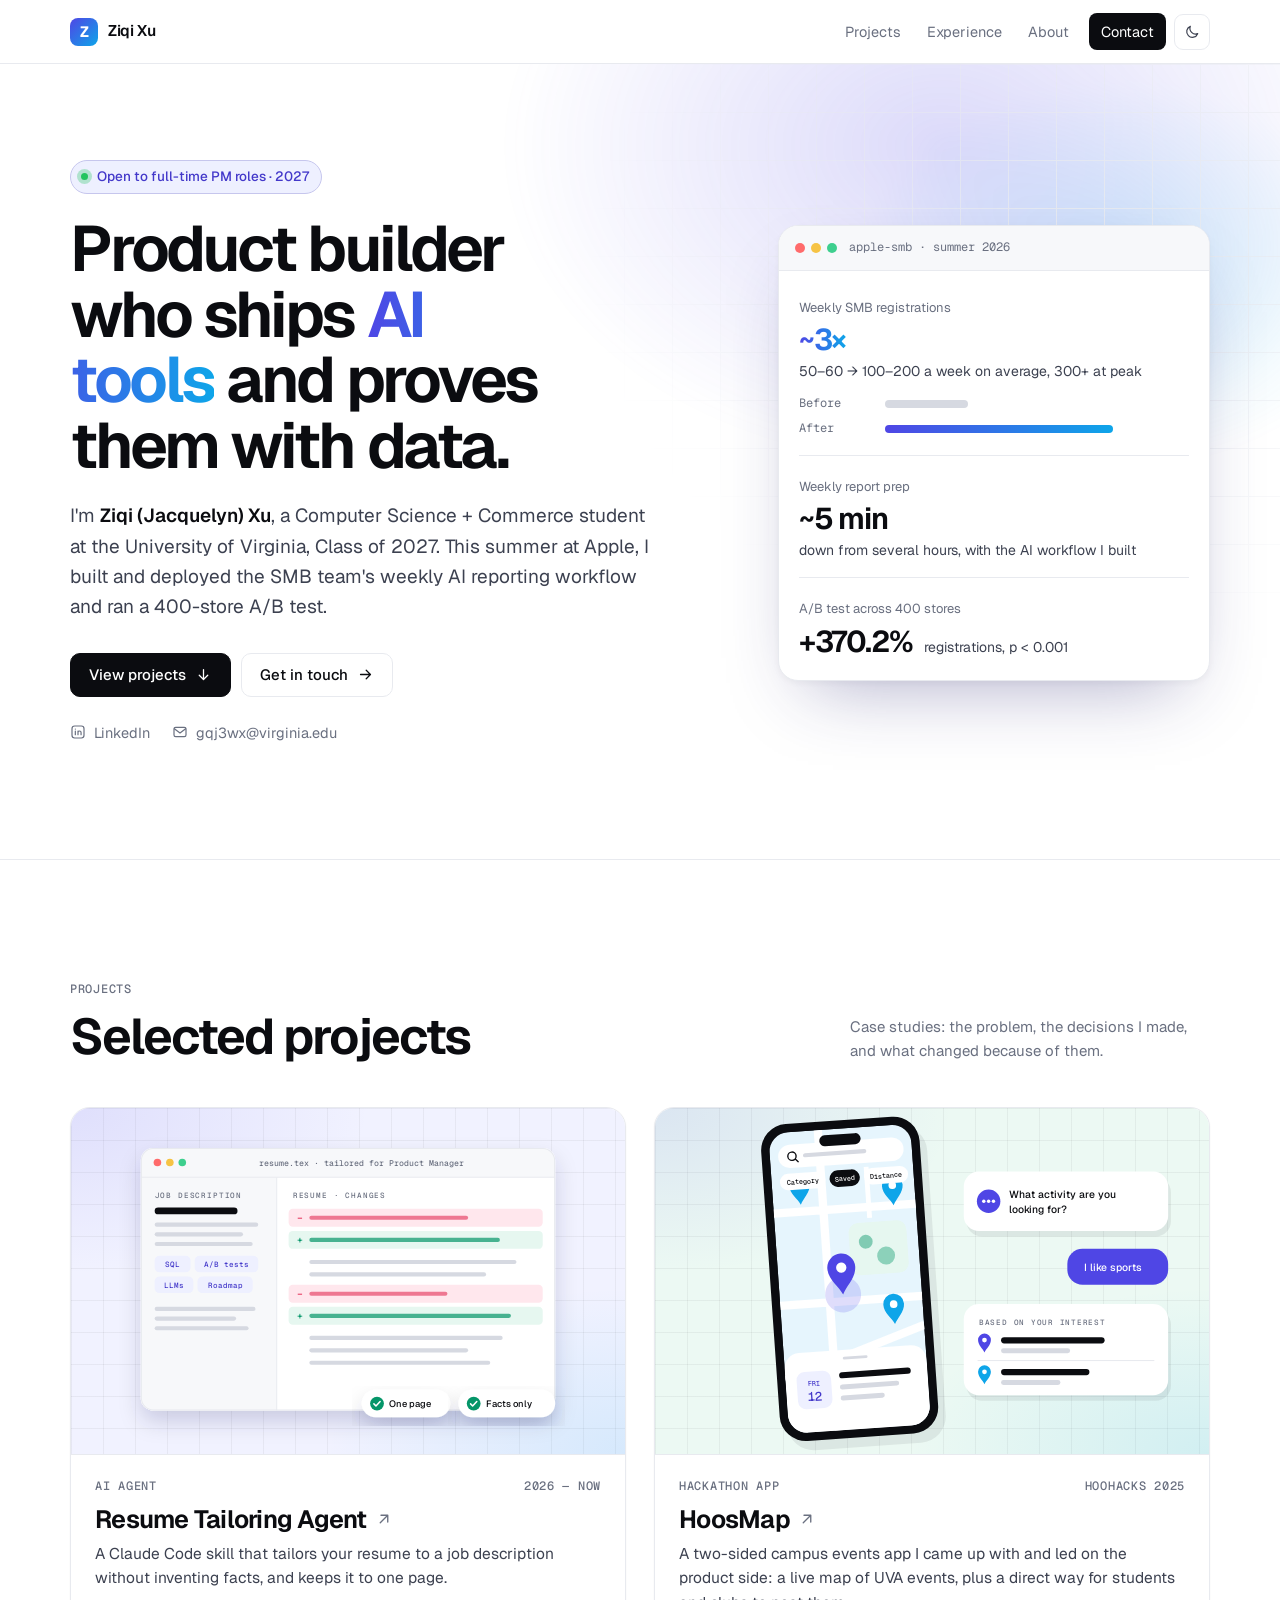
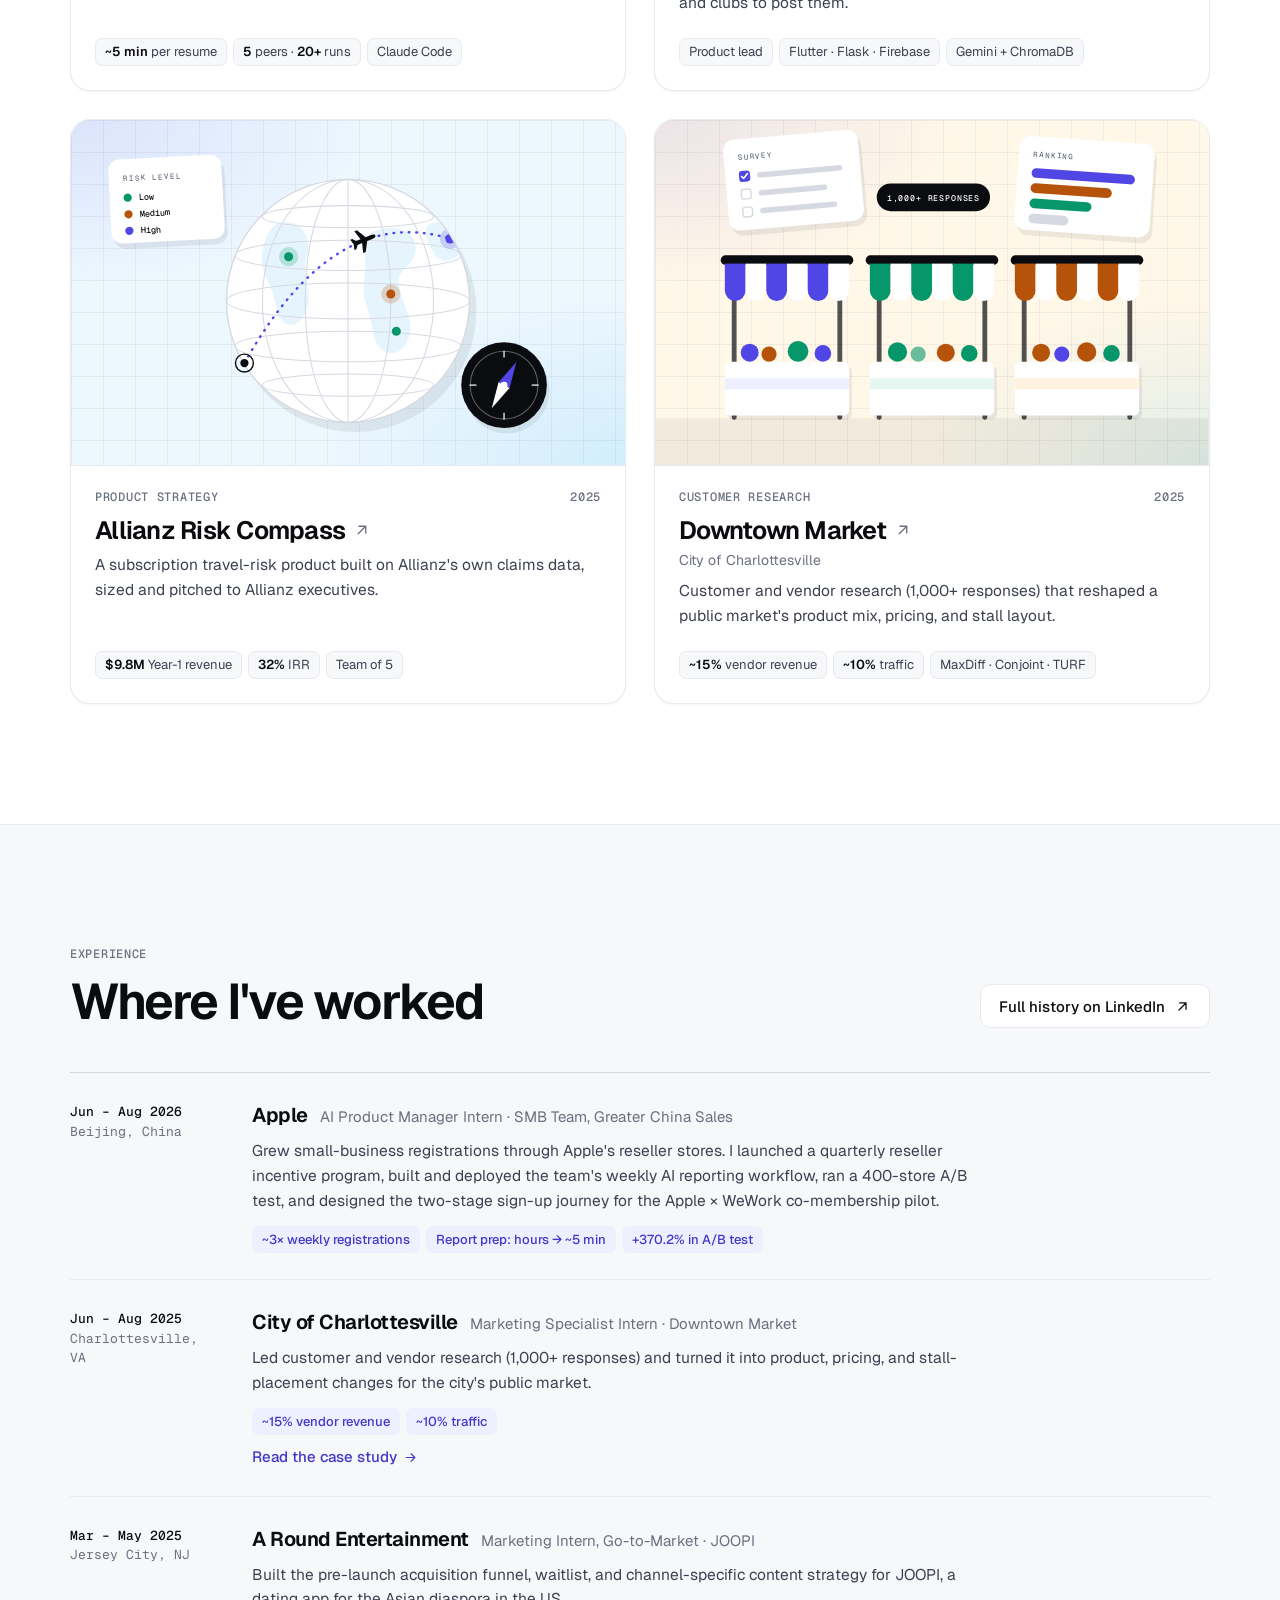
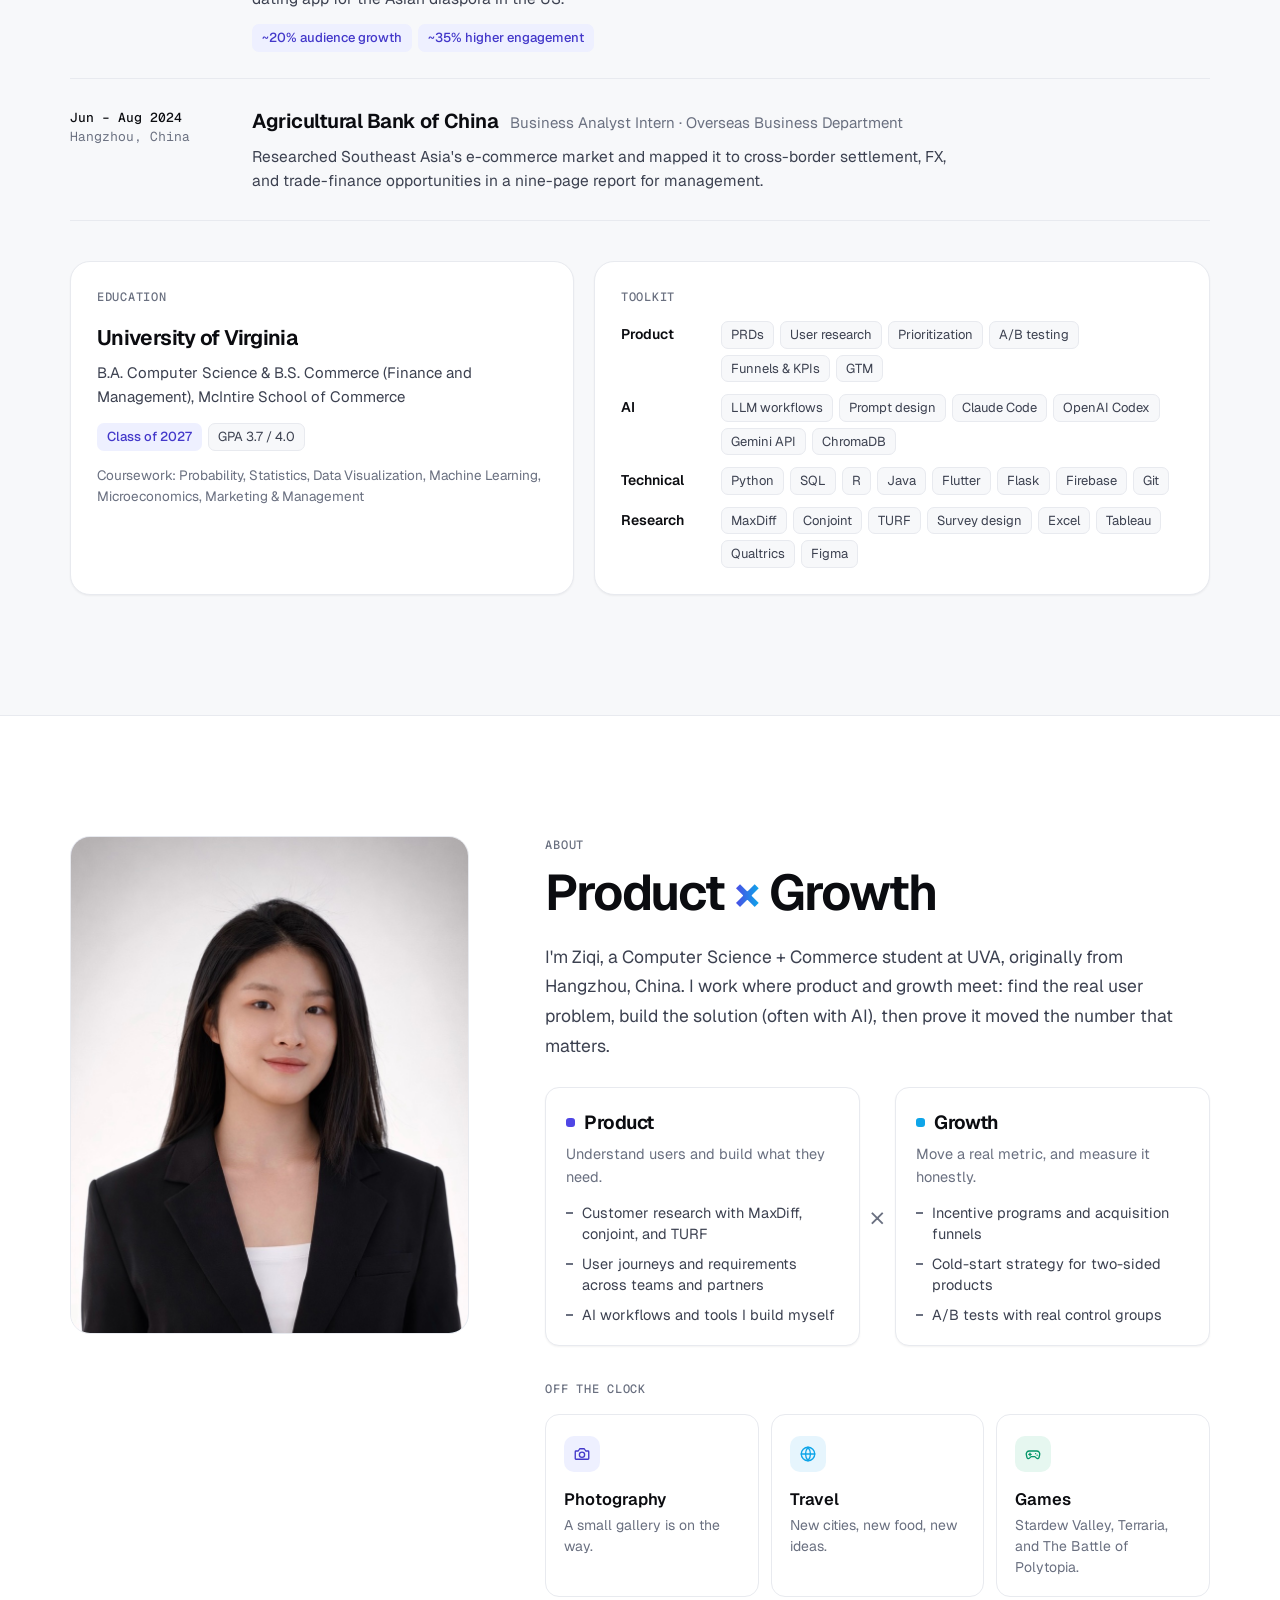
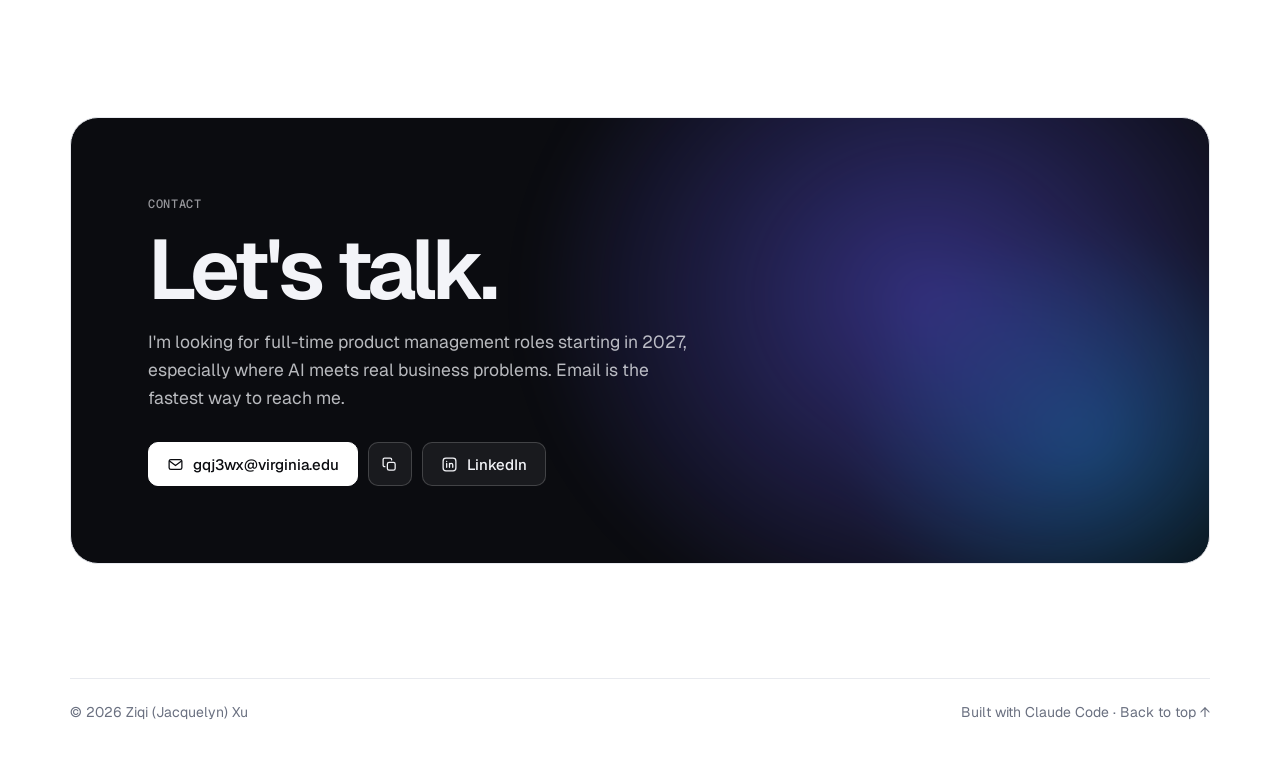
<file: index.html>
<!doctype html>
<html lang="en">
<head>
  <meta charset="utf-8">
  <meta name="viewport" content="width=device-width, initial-scale=1">
  <title>Ziqi (Jacquelyn) Xu — AI Product Manager</title>
  <meta name="description" content="Ziqi (Jacquelyn) Xu is a product builder and aspiring AI product manager studying Computer Science and Commerce at the University of Virginia (Class of 2027). Projects and experience.">
  <meta name="author" content="Ziqi (Jacquelyn) Xu">
  <meta name="theme-color" content="#ffffff" media="(prefers-color-scheme: light)">
  <meta name="theme-color" content="#0a0b0f" media="(prefers-color-scheme: dark)">
  <meta property="og:type" content="website">
  <meta property="og:title" content="Ziqi (Jacquelyn) Xu — AI Product Manager">
  <meta property="og:description" content="Product builder who ships AI tools and proves them with data.">
  <link rel="icon" href="assets/favicon.svg" type="image/svg+xml">
  <link rel="preconnect" href="https://fonts.googleapis.com">
  <link rel="preconnect" href="https://fonts.gstatic.com" crossorigin>
  <link rel="stylesheet" href="https://fonts.googleapis.com/css2?family=Geist:wght@100..900&family=Geist+Mono:wght@400;500&display=swap">
  <link rel="stylesheet" href="assets/css/style.css">
  <script>
    (function () {
      var d = document.documentElement;
      d.classList.add("js");
      try {
        var t = localStorage.getItem("theme");
        if (t === "light" || t === "dark") d.setAttribute("data-theme", t);
      } catch (e) {}
    })();
  </script>
  <script src="assets/js/main.js" defer></script>
</head>
<body id="top">
  <a class="skip-link" href="#main">Skip to content</a>

  <!-- Icon sprite -->
  <svg width="0" height="0" style="position:absolute" aria-hidden="true">
    <symbol id="i-arrow-right" viewBox="0 0 24 24"><path d="M5 12h14M13 6l6 6-6 6"/></symbol>
    <symbol id="i-arrow-down" viewBox="0 0 24 24"><path d="M12 5v14M6 13l6 6 6-6"/></symbol>
    <symbol id="i-arrow-up-right" viewBox="0 0 24 24"><path d="M7 17L17 7M8 7h9v9"/></symbol>
    <symbol id="i-sun" viewBox="0 0 24 24"><circle cx="12" cy="12" r="4"/><path d="M12 2v2M12 20v2M4.9 4.9l1.4 1.4M17.7 17.7l1.4 1.4M2 12h2M20 12h2M4.9 19.1l1.4-1.4M17.7 6.3l1.4-1.4"/></symbol>
    <symbol id="i-moon" viewBox="0 0 24 24"><path d="M20.5 14.5A8.5 8.5 0 0 1 9.5 3.5a8.5 8.5 0 1 0 11 11z"/></symbol>
    <symbol id="i-mail" viewBox="0 0 24 24"><rect x="3" y="5" width="18" height="14" rx="2.5"/><path d="M3.5 7l8.5 6.5L20.5 7"/></symbol>
    <symbol id="i-linkedin" viewBox="0 0 24 24"><rect x="3" y="3" width="18" height="18" rx="4"/><path d="M8 10.5V16M8 7.6v.01M12 16v-3.2a2.3 2.3 0 0 1 4.6 0V16M12 10.5V16"/></symbol>
    <symbol id="i-copy" viewBox="0 0 24 24"><rect x="9" y="9" width="11" height="11" rx="2.5"/><path d="M5.5 15H5a2 2 0 0 1-2-2V5a2 2 0 0 1 2-2h8a2 2 0 0 1 2 2v.5"/></symbol>
    <symbol id="i-check" viewBox="0 0 24 24"><path d="M5 12.5l4.5 4.5L19 7.5"/></symbol>
    <symbol id="i-camera" viewBox="0 0 24 24"><path d="M4 8h3l2-3h6l2 3h3a1 1 0 0 1 1 1v9a1 1 0 0 1-1 1H4a1 1 0 0 1-1-1V9a1 1 0 0 1 1-1z"/><circle cx="12" cy="13" r="3.5"/></symbol>
    <symbol id="i-globe" viewBox="0 0 24 24"><circle cx="12" cy="12" r="9"/><path d="M3 12h18M12 3a14 14 0 0 1 0 18M12 3a14 14 0 0 0 0 18"/></symbol>
    <symbol id="i-gamepad" viewBox="0 0 24 24"><path d="M7 8h10a4 4 0 0 1 3.9 4.9l-.8 3.6a2 2 0 0 1-3.4 1L14.5 15.5h-5l-2.2 2a2 2 0 0 1-3.4-1l-.8-3.6A4 4 0 0 1 7 8z"/><path d="M8 11v3M6.5 12.5h3M15.5 11.5h.01M17.5 13.5h.01"/></symbol>
  </svg>

  <header class="site-nav">
    <div class="wrap nav-inner">
      <a class="brand" href="#top" aria-label="Ziqi Xu, back to top">
        <span class="brand-mark" aria-hidden="true">Z</span>
        <span class="brand-name">Ziqi Xu</span>
      </a>
      <nav class="nav-links" aria-label="Primary">
        <a href="#projects">Projects</a>
        <a href="#experience" class="hide-sm">Experience</a>
        <a href="#about">About</a>
        <a class="nav-cta" href="#contact">Contact</a>
        <button class="theme-toggle" type="button" data-theme-toggle aria-label="Toggle dark mode">
          <svg class="icon i-moon" aria-hidden="true"><use href="#i-moon"/></svg>
          <svg class="icon i-sun" aria-hidden="true"><use href="#i-sun"/></svg>
        </button>
      </nav>
    </div>
  </header>

  <main id="main">

    <!-- Hero ---------------------------------------------------------------->
    <section class="hero">
      <div class="wrap hero-grid">
        <div class="hero-copy">
          <p class="status reveal"><span class="status-dot" aria-hidden="true"></span>Open to full-time PM roles · 2027</p>
          <h1 class="hero-title reveal" style="--d:1">Product builder who ships <span class="grad">AI tools</span> and proves them with data.</h1>
          <p class="hero-lede reveal" style="--d:2">I'm <strong>Ziqi (Jacquelyn) Xu</strong>, a Computer Science + Commerce student at the University of Virginia, Class of 2027. This summer at Apple, I built and deployed the SMB team's weekly AI reporting workflow and ran a 400-store A/B test.</p>
          <div class="hero-actions reveal" style="--d:3">
            <a class="btn btn-primary" href="#projects">View projects <svg class="icon i-arrow-down" aria-hidden="true"><use href="#i-arrow-down"/></svg></a>
            <a class="btn" href="#contact">Get in touch <svg class="icon i-arrow-right" aria-hidden="true"><use href="#i-arrow-right"/></svg></a>
          </div>
          <ul class="hero-links reveal" style="--d:4">
            <li><a href="https://www.linkedin.com/in/ziqi-xu-jacquelyn" target="_blank" rel="noopener"><svg class="icon" aria-hidden="true"><use href="#i-linkedin"/></svg>LinkedIn</a></li>
            <li><a href="mailto:gqj3wx@virginia.edu"><svg class="icon" aria-hidden="true"><use href="#i-mail"/></svg>gqj3wx@virginia.edu</a></li>
          </ul>
        </div>

        <aside class="hero-panel reveal" style="--d:2" aria-label="Results from my Apple internship">
          <div class="window">
            <div class="window-bar">
              <span class="window-dots" aria-hidden="true"><i></i><i></i><i></i></span>
              <span class="window-title">apple-smb · summer 2026</span>
            </div>
            <ul class="kpis">
              <li class="kpi">
                <span class="kpi-label">Weekly SMB registrations</span>
                <div class="kpi-row"><b class="grad">~3×</b><span>50–60 → 100–200 a week on average, 300+ at peak</span></div>
                <div class="kpi-bars" aria-hidden="true">
                  <div class="kpi-bar"><span>Before</span><i style="--v:55"></i></div>
                  <div class="kpi-bar on"><span>After</span><i style="--v:150"></i></div>
                </div>
              </li>
              <li class="kpi">
                <span class="kpi-label">Weekly report prep</span>
                <div class="kpi-row"><b>~5 min</b><span>down from several hours, with the AI workflow I built</span></div>
              </li>
              <li class="kpi">
                <span class="kpi-label">A/B test across 400 stores</span>
                <div class="kpi-row"><b>+370.2%</b><span>registrations, p &lt; 0.001</span></div>
              </li>
            </ul>
          </div>
        </aside>
      </div>
    </section>

    <!-- Projects ------------------------------------------------------------>
    <section id="projects" class="section">
      <div class="wrap">
        <div class="section-head reveal">
          <div>
            <p class="eyebrow">Projects</p>
            <h2 class="section-title">Selected projects</h2>
          </div>
          <p class="section-note">Case studies: the problem, the decisions I made, and what changed because of them.</p>
        </div>

        <div class="project-grid">

          <a class="project-card reveal" href="projects/resume-agent/">
            <div class="cover tint-indigo">
              <svg class="art" viewBox="0 0 800 500" role="img" aria-label="Illustration: an editor window tailoring a resume to a job description, with checks for one page and facts only">
                <defs><filter id="sh-ra" x="-10%" y="-10%" width="120%" height="140%"><feDropShadow dx="0" dy="16" stdDeviation="16" flood-color="#1e1b4b" flood-opacity=".16"/></filter></defs>
                <rect class="paper" x="100" y="58" width="600" height="380" rx="18" filter="url(#sh-ra)"/>
                <path class="soft" d="M118 58h564a18 18 0 0 1 18 18v24H100V76a18 18 0 0 1 18-18z"/>
                <path class="soft" d="M100 100.5h196V438H118a18 18 0 0 1-18-18z"/>
                <rect class="ln-soft" x="100" y="99.5" width="600" height="1.5"/>
                <rect class="ln-soft" x="296" y="100.5" width="1.5" height="337.5"/>
                <rect class="s-line" x="100.75" y="58.75" width="598.5" height="378.5" rx="17.25" stroke-width="1.5"/>
                <circle cx="124" cy="79" r="5.5" fill="#ff6b6b"/><circle cx="142" cy="79" r="5.5" fill="#f6c344"/><circle cx="160" cy="79" r="5.5" fill="#3ecf8e"/>
                <text x="420" y="83.5" font-size="12" text-anchor="middle" class="t-muted">resume.tex · tailored for Product Manager</text>
                <text x="120" y="130" font-size="11" letter-spacing="1.2" class="t-muted">JOB DESCRIPTION</text>
                <rect class="ink" x="120" y="144" width="120" height="10" rx="5"/>
                <rect class="ln" x="120" y="166" width="150" height="6" rx="3"/>
                <rect class="ln" x="120" y="180" width="128" height="6" rx="3"/>
                <rect class="ln" x="120" y="194" width="142" height="6" rx="3"/>
                <rect class="acc-soft" x="120" y="214" width="52" height="24" rx="7"/><text x="146" y="230" font-size="11" text-anchor="middle" class="t-acc">SQL</text>
                <rect class="acc-soft" x="178" y="214" width="92" height="24" rx="7"/><text x="224" y="230" font-size="11" text-anchor="middle" class="t-acc">A/B tests</text>
                <rect class="acc-soft" x="120" y="244" width="56" height="24" rx="7"/><text x="148" y="260" font-size="11" text-anchor="middle" class="t-acc">LLMs</text>
                <rect class="acc-soft" x="182" y="244" width="80" height="24" rx="7"/><text x="222" y="260" font-size="11" text-anchor="middle" class="t-acc">Roadmap</text>
                <rect class="ln" x="120" y="288" width="146" height="6" rx="3"/>
                <rect class="ln" x="120" y="302" width="118" height="6" rx="3"/>
                <rect class="ln" x="120" y="316" width="136" height="6" rx="3"/>
                <text x="320" y="130" font-size="11" letter-spacing="1.2" class="t-muted">RESUME · CHANGES</text>
                <rect class="rose-soft" x="314" y="146" width="368" height="26" rx="6"/><text x="326" y="164" font-size="14" class="t-rose">−</text><rect class="rose" x="344" y="156" width="230" height="6" rx="3" opacity=".55"/>
                <rect class="green-soft" x="314" y="178" width="368" height="26" rx="6"/><text x="326" y="196" font-size="14" class="t-green">+</text><rect class="green" x="344" y="188" width="276" height="6" rx="3" opacity=".7"/>
                <rect class="ln" x="344" y="220" width="300" height="6" rx="3"/>
                <rect class="ln" x="344" y="238" width="256" height="6" rx="3"/>
                <rect class="rose-soft" x="314" y="256" width="368" height="26" rx="6"/><text x="326" y="274" font-size="14" class="t-rose">−</text><rect class="rose" x="344" y="266" width="200" height="6" rx="3" opacity=".55"/>
                <rect class="green-soft" x="314" y="288" width="368" height="26" rx="6"/><text x="326" y="306" font-size="14" class="t-green">+</text><rect class="green" x="344" y="298" width="292" height="6" rx="3" opacity=".7"/>
                <rect class="ln" x="344" y="330" width="280" height="6" rx="3"/>
                <rect class="ln" x="344" y="348" width="230" height="6" rx="3"/>
                <rect class="ln" x="344" y="366" width="262" height="6" rx="3"/>
                <rect class="paper" x="420" y="408" width="128" height="40" rx="20" filter="url(#sh-ra)"/>
                <circle class="green" cx="442" cy="428" r="10"/><path class="s-paper" d="M437.5 428.5l3 3 6-6.5" stroke-width="2.2" stroke-linecap="round" stroke-linejoin="round"/><text x="460" y="432.5" font-size="13.5" class="t-sans t-ink">One page</text>
                <rect class="paper" x="560" y="408" width="140" height="40" rx="20" filter="url(#sh-ra)"/>
                <circle class="green" cx="582" cy="428" r="10"/><path class="s-paper" d="M577.5 428.5l3 3 6-6.5" stroke-width="2.2" stroke-linecap="round" stroke-linejoin="round"/><text x="600" y="432.5" font-size="13.5" class="t-sans t-ink">Facts only</text>
              </svg>
            </div>
            <div class="project-body">
              <div class="project-meta"><span class="eyebrow">AI agent</span><span class="eyebrow">2026 — now</span></div>
              <h3 class="project-title">Resume Tailoring Agent <svg class="icon" aria-hidden="true"><use href="#i-arrow-up-right"/></svg></h3>
              <p class="project-desc">A Claude Code skill that tailors your resume to a job description without inventing facts, and keeps it to one page.</p>
              <ul class="chips">
                <li class="chip"><b>~5 min</b> per resume</li>
                <li class="chip"><b>5</b> peers · <b>20+</b> runs</li>
                <li class="chip">Claude Code</li>
              </ul>
            </div>
          </a>

          <a class="project-card reveal" style="--d:1" href="projects/hoosmap/">
            <div class="cover tint-green">
              <svg class="art" viewBox="0 0 800 500" role="img" aria-label="Illustration: a phone showing a campus map with event pins, next to a plain-language event search">
                <defs><clipPath id="screen-hm"><rect x="12" y="12" width="206" height="436" rx="28"/></clipPath></defs>
                <g transform="translate(150 26) rotate(-4)">
                  <rect class="shade" x="10" y="14" width="230" height="460" rx="38"/>
                  <rect class="ink" width="230" height="460" rx="38"/>
                  <g clip-path="url(#screen-hm)">
                    <rect class="blue-soft" x="12" y="12" width="206" height="436"/>
                    <rect class="green-soft" x="118" y="150" width="84" height="76" rx="14"/>
                    <circle class="green" cx="142" cy="178" r="10" opacity=".45"/>
                    <circle class="green" cx="170" cy="200" r="13" opacity=".4"/>
                    <path class="s-paper" d="M12 128H218M12 262H218M84 12V448M12 370L218 304" stroke-width="12"/>
                    <path class="s-paper" d="M150 70V144" stroke-width="7"/>
                    <g transform="translate(52 118)"><path class="blue" d="M0 0C-4-9-15-17-15-29a15 15 0 1 1 30 0C15-17 4-9 0 0z"/><circle class="paper" cy="-29" r="5.5"/></g>
                    <g transform="translate(186 128)"><path class="blue" d="M0 0C-4-9-15-17-15-29a15 15 0 1 1 30 0C15-17 4-9 0 0z"/><circle class="paper" cy="-29" r="5.5"/></g>
                    <g transform="translate(176 300)"><path class="blue" d="M0 0C-4-9-15-17-15-29a15 15 0 1 1 30 0C15-17 4-9 0 0z"/><circle class="paper" cy="-29" r="5.5"/></g>
                    <circle class="acc" cx="104" cy="252" r="26" opacity=".18"/>
                    <g transform="translate(104 252) scale(1.35)"><path class="acc" d="M0 0C-4-9-15-17-15-29a15 15 0 1 1 30 0C15-17 4-9 0 0z"/><circle class="paper" cy="-29" r="5.5"/></g>
                    <rect class="paper" x="24" y="30" width="182" height="34" rx="17"/>
                    <circle class="s-ink" cx="44" cy="47" r="6" stroke-width="2"/>
                    <path class="s-ink" d="M48.5 51.5l4 4" stroke-width="2" stroke-linecap="round"/>
                    <rect class="ln" x="60" y="44" width="92" height="6" rx="3"/>
                    <rect class="paper" x="24" y="72" width="66" height="24" rx="12"/>
                    <text x="57" y="88" font-size="10" text-anchor="middle" class="t-ink">Category</text>
                    <rect class="ink" x="96" y="72" width="44" height="24" rx="12"/>
                    <text x="118" y="88" font-size="10" text-anchor="middle" class="t-paper">Saved</text>
                    <rect class="paper" x="146" y="72" width="64" height="24" rx="12"/>
                    <text x="178" y="88" font-size="10" text-anchor="middle" class="t-ink">Distance</text>
                    <rect class="paper" x="12" y="332" width="206" height="130" rx="22"/>
                    <rect class="ln" x="97" y="342" width="36" height="4" rx="2"/>
                    <rect class="acc-soft" x="28" y="360" width="50" height="54" rx="12"/>
                    <text x="53" y="381" font-size="10" text-anchor="middle" class="t-acc">FRI</text>
                    <text x="53" y="403" font-size="18" text-anchor="middle" class="t-acc">12</text>
                    <rect class="ink" x="90" y="364" width="104" height="9" rx="4.5"/>
                    <rect class="ln" x="90" y="382" width="86" height="7" rx="3.5"/>
                    <rect class="ln" x="90" y="398" width="64" height="7" rx="3.5"/>
                  </g>
                  <rect class="ink" x="85" y="20" width="60" height="16" rx="8"/>
                </g>
                <g transform="translate(446 92)">
                  <rect class="shade" x="4" y="8" width="296" height="86" rx="22"/>
                  <rect class="paper" width="296" height="86" rx="22"/>
                  <circle class="acc" cx="36" cy="43" r="17"/>
                  <circle class="paper" cx="29" cy="43" r="2.5"/><circle class="paper" cx="36" cy="43" r="2.5"/><circle class="paper" cx="43" cy="43" r="2.5"/>
                  <text x="66" y="38" font-size="15" class="t-sans t-ink">What activity are you</text>
                  <text x="66" y="60" font-size="15" class="t-sans t-ink">looking for?</text>
                  <g transform="translate(150 112)">
                    <rect class="acc" width="146" height="52" rx="22"/>
                    <text x="24" y="32" font-size="15" class="t-sans t-paper">I like sports</text>
                  </g>
                  <g transform="translate(0 192)">
                    <rect class="shade" x="4" y="8" width="296" height="132" rx="22"/>
                    <rect class="paper" width="296" height="132" rx="22"/>
                    <text x="22" y="30" font-size="11" letter-spacing="1.1" class="t-muted">BASED ON YOUR INTEREST</text>
                    <g transform="translate(30 70) scale(.62)"><path class="acc" d="M0 0C-4-9-15-17-15-29a15 15 0 1 1 30 0C15-17 4-9 0 0z"/><circle class="paper" cy="-29" r="5.5"/></g>
                    <rect class="ink" x="54" y="48" width="150" height="9" rx="4.5"/>
                    <rect class="ln" x="54" y="64" width="100" height="7" rx="3.5"/>
                    <rect class="ln-soft" x="20" y="81" width="256" height="1.5"/>
                    <g transform="translate(30 116) scale(.62)"><path class="blue" d="M0 0C-4-9-15-17-15-29a15 15 0 1 1 30 0C15-17 4-9 0 0z"/><circle class="paper" cy="-29" r="5.5"/></g>
                    <rect class="ink" x="54" y="94" width="128" height="9" rx="4.5"/>
                    <rect class="ln" x="54" y="110" width="86" height="7" rx="3.5"/>
                  </g>
                </g>
              </svg>
            </div>
            <div class="project-body">
              <div class="project-meta"><span class="eyebrow">Hackathon app</span><span class="eyebrow">HooHacks 2025</span></div>
              <h3 class="project-title">HoosMap <svg class="icon" aria-hidden="true"><use href="#i-arrow-up-right"/></svg></h3>
              <p class="project-desc">A two-sided campus events app I came up with and led on the product side: a live map of UVA events, plus a direct way for students and clubs to post them.</p>
              <ul class="chips">
                <li class="chip">Product lead</li>
                <li class="chip">Flutter · Flask · Firebase</li>
                <li class="chip">Gemini + ChromaDB</li>
              </ul>
            </div>
          </a>

          <a class="project-card reveal" href="projects/allianz-risk-compass/">
            <div class="cover tint-sky">
              <svg class="art" viewBox="0 0 800 500" role="img" aria-label="Illustration: a globe with a dotted flight path, a compass, and a risk-level legend">
                <defs><clipPath id="globe-ac"><circle cx="400" cy="262" r="176"/></clipPath></defs>
                <circle class="shade" cx="410" cy="276" r="176"/>
                <circle class="paper" cx="400" cy="262" r="176"/>
                <g clip-path="url(#globe-ac)">
                  <path class="blue-soft" d="M300 150c30-10 50 20 40 50-8 26 12 50-2 80-12 26-38 20-42-10-4-30-26-50-20-80 4-22 12-36 24-40z"/>
                  <path class="blue-soft" d="M440 160c30-10 60 2 58 28-2 24-28 26-24 52 4 30 26 50 12 80-14 30-46 20-50-14-4-30-18-48-12-76 4-24-6-62 16-70z"/>
                  <path class="blue-soft" d="M520 150c28-10 52 10 46 36-6 20-32 22-40 10-8-12-22-40-6-46z"/>
                  <g class="s-ln" stroke-width="1.5">
                    <ellipse cx="400" cy="262" rx="176" ry="26"/>
                    <ellipse cx="400" cy="196" rx="164" ry="22"/>
                    <ellipse cx="400" cy="328" rx="164" ry="22"/>
                    <ellipse cx="400" cy="140" rx="124" ry="16"/>
                    <ellipse cx="400" cy="384" rx="124" ry="16"/>
                    <ellipse cx="400" cy="262" rx="62" ry="176"/>
                    <ellipse cx="400" cy="262" rx="124" ry="176"/>
                    <path d="M400 86V438"/>
                  </g>
                  <circle class="green" cx="314" cy="198" r="14" opacity=".22"/>
                  <circle class="green" cx="314" cy="198" r="6.5"/>
                  <circle class="gold" cx="462" cy="252" r="14" opacity=".22"/>
                  <circle class="gold" cx="462" cy="252" r="6.5"/>
                  <circle class="green" cx="470" cy="306" r="6.5"/>
                  <circle class="acc" cx="548" cy="172" r="15" opacity=".22"/>
                  <circle class="acc" cx="548" cy="172" r="7"/>
                </g>
                <circle class="s-ln" cx="400" cy="262" r="176" stroke-width="2"/>
                <path class="s-acc" d="M250 352Q380 120 548 172" stroke-width="3.5" stroke-dasharray="1 10" stroke-linecap="round"/>
                <circle class="s-ink" cx="250" cy="352" r="13" stroke-width="2"/>
                <circle class="ink" cx="250" cy="352" r="6"/>
                <path class="ink" transform="translate(423 174) rotate(68)" d="M0-18c2 0 3 3 3 6v8l14 8v4L3 4v7l5 4v3l-8-2-8 2v-3l5-4V4l-14 4V4l14-8v-8c0-3 1-6 3-6z"/>
                <g transform="translate(52 58) rotate(-3)">
                  <rect class="shade" x="4" y="8" width="164" height="122" rx="16"/>
                  <rect class="paper" width="164" height="122" rx="16"/>
                  <text x="20" y="32" font-size="11" letter-spacing="1.4" class="t-muted">RISK LEVEL</text>
                  <circle class="green" cx="26" cy="56" r="6"/><text x="42" y="60.5" font-size="12.5" class="t-ink">Low</text>
                  <circle class="gold" cx="26" cy="80" r="6"/><text x="42" y="84.5" font-size="12.5" class="t-ink">Medium</text>
                  <circle class="acc" cx="26" cy="104" r="6"/><text x="42" y="108.5" font-size="12.5" class="t-ink">High</text>
                </g>
                <g transform="translate(626 384)">
                  <circle class="shade" cx="4" cy="8" r="62"/>
                  <circle class="ink" r="62"/>
                  <circle class="s-paper" r="49" stroke-width="1.5" opacity=".35"/>
                  <path class="s-paper" d="M0-49v8M0 49v-8M-49 0h8M49 0h-8" stroke-width="2.5" stroke-linecap="round" opacity=".7"/>
                  <g transform="rotate(28)">
                    <path class="acc" d="M0-38L9 0H-9z"/>
                    <path class="paper" d="M0 38L9 0H-9z"/>
                  </g>
                  <circle class="paper" r="5"/>
                </g>
              </svg>
            </div>
            <div class="project-body">
              <div class="project-meta"><span class="eyebrow">Product strategy</span><span class="eyebrow">2025</span></div>
              <h3 class="project-title">Allianz Risk Compass <svg class="icon" aria-hidden="true"><use href="#i-arrow-up-right"/></svg></h3>
              <p class="project-desc">A subscription travel-risk product built on Allianz's own claims data, sized and pitched to Allianz executives.</p>
              <ul class="chips">
                <li class="chip"><b>$9.8M</b> Year-1 revenue</li>
                <li class="chip"><b>32%</b> IRR</li>
                <li class="chip">Team of 5</li>
              </ul>
            </div>
          </a>

          <a class="project-card reveal" style="--d:1" href="projects/downtown-market/">
            <div class="cover tint-amber">
              <svg class="art" viewBox="0 0 800 500" role="img" aria-label="Illustration: three market stalls with striped awnings, a survey card, and a ranking chart">
                <rect class="ground" x="0" y="432" width="800" height="68"/>
                <g transform="translate(96 30) rotate(-5)">
                  <rect class="shade" x="4" y="8" width="196" height="132" rx="16"/>
                  <rect class="paper" width="196" height="132" rx="16"/>
                  <text x="20" y="30" font-size="11" letter-spacing="1.4" class="t-muted">SURVEY</text>
                  <rect class="acc" x="20" y="46" width="16" height="16" rx="4"/>
                  <path class="s-paper" d="M23.5 54l3 3 6-6.5" stroke-width="2.2" stroke-linecap="round" stroke-linejoin="round"/>
                  <rect class="ln" x="46" y="50" width="124" height="8" rx="4"/>
                  <rect class="s-ln" x="21" y="73" width="14" height="14" rx="3.5" stroke-width="2"/>
                  <rect class="ln" x="46" y="76" width="100" height="8" rx="4"/>
                  <rect class="s-ln" x="21" y="99" width="14" height="14" rx="3.5" stroke-width="2"/>
                  <rect class="ln" x="46" y="102" width="112" height="8" rx="4"/>
                </g>
                <g transform="translate(320 92)">
                  <rect class="ink" width="164" height="40" rx="20"/>
                  <text x="82" y="25" font-size="12" text-anchor="middle" letter-spacing="1.2" class="t-paper">1,000+ RESPONSES</text>
                </g>
                <g transform="translate(528 22) rotate(4)">
                  <rect class="shade" x="4" y="8" width="196" height="136" rx="16"/>
                  <rect class="paper" width="196" height="136" rx="16"/>
                  <text x="20" y="30" font-size="11" letter-spacing="1.4" class="t-muted">RANKING</text>
                  <rect class="acc" x="20" y="46" width="150" height="14" rx="7"/>
                  <rect class="gold" x="20" y="68" width="118" height="14" rx="7"/>
                  <rect class="green" x="20" y="90" width="90" height="14" rx="7"/>
                  <rect class="ln" x="20" y="112" width="58" height="14" rx="7"/>
                </g>
                <g transform="translate(100 0)">
                  <rect class="ink" x="10" y="246" width="7" height="188" rx="3" opacity=".7"/>
                  <rect class="ink" x="163" y="246" width="7" height="188" rx="3" opacity=".7"/>
                  <rect class="ink" x="-6" y="196" width="192" height="14" rx="7"/>
                  <rect class="acc" x="0" y="208" width="30" height="40"/><rect class="paper" x="30" y="208" width="30" height="40"/><rect class="acc" x="60" y="208" width="30" height="40"/><rect class="paper" x="90" y="208" width="30" height="40"/><rect class="acc" x="120" y="208" width="30" height="40"/><rect class="paper" x="150" y="208" width="30" height="40"/>
                  <path class="acc" d="M0 247a15 15 0 0 0 30 0zM60 247a15 15 0 0 0 30 0zM120 247a15 15 0 0 0 30 0z"/>
                  <path class="paper" d="M30 247a15 15 0 0 0 30 0zM90 247a15 15 0 0 0 30 0zM150 247a15 15 0 0 0 30 0z"/>
                  <rect class="shade" x="4" y="356" width="180" height="78" rx="8"/>
                  <rect class="paper" x="0" y="350" width="180" height="78" rx="8"/>
                  <rect class="acc-soft" x="0" y="374" width="180" height="16"/>
                  <circle class="acc" cx="36" cy="337" r="13"/><circle class="gold" cx="64" cy="339" r="11"/><circle class="green" cx="106" cy="335" r="15"/><circle class="acc" cx="142" cy="338" r="12"/>
                </g>
                <g transform="translate(310 0)">
                  <rect class="ink" x="10" y="246" width="7" height="188" rx="3" opacity=".7"/>
                  <rect class="ink" x="163" y="246" width="7" height="188" rx="3" opacity=".7"/>
                  <rect class="ink" x="-6" y="196" width="192" height="14" rx="7"/>
                  <rect class="green" x="0" y="208" width="30" height="40"/><rect class="paper" x="30" y="208" width="30" height="40"/><rect class="green" x="60" y="208" width="30" height="40"/><rect class="paper" x="90" y="208" width="30" height="40"/><rect class="green" x="120" y="208" width="30" height="40"/><rect class="paper" x="150" y="208" width="30" height="40"/>
                  <path class="green" d="M0 247a15 15 0 0 0 30 0zM60 247a15 15 0 0 0 30 0zM120 247a15 15 0 0 0 30 0z"/>
                  <path class="paper" d="M30 247a15 15 0 0 0 30 0zM90 247a15 15 0 0 0 30 0zM150 247a15 15 0 0 0 30 0z"/>
                  <rect class="shade" x="4" y="356" width="180" height="78" rx="8"/>
                  <rect class="paper" x="0" y="350" width="180" height="78" rx="8"/>
                  <rect class="green-soft" x="0" y="374" width="180" height="16"/>
                  <circle class="green" cx="40" cy="336" r="14"/><circle class="green" cx="70" cy="339" r="11" opacity=".6"/><circle class="gold" cx="110" cy="337" r="13"/><circle class="green" cx="144" cy="338" r="12"/>
                </g>
                <g transform="translate(520 0)">
                  <rect class="ink" x="10" y="246" width="7" height="188" rx="3" opacity=".7"/>
                  <rect class="ink" x="163" y="246" width="7" height="188" rx="3" opacity=".7"/>
                  <rect class="ink" x="-6" y="196" width="192" height="14" rx="7"/>
                  <rect class="gold" x="0" y="208" width="30" height="40"/><rect class="paper" x="30" y="208" width="30" height="40"/><rect class="gold" x="60" y="208" width="30" height="40"/><rect class="paper" x="90" y="208" width="30" height="40"/><rect class="gold" x="120" y="208" width="30" height="40"/><rect class="paper" x="150" y="208" width="30" height="40"/>
                  <path class="gold" d="M0 247a15 15 0 0 0 30 0zM60 247a15 15 0 0 0 30 0zM120 247a15 15 0 0 0 30 0z"/>
                  <path class="paper" d="M30 247a15 15 0 0 0 30 0zM90 247a15 15 0 0 0 30 0zM150 247a15 15 0 0 0 30 0z"/>
                  <rect class="shade" x="4" y="356" width="180" height="78" rx="8"/>
                  <rect class="paper" x="0" y="350" width="180" height="78" rx="8"/>
                  <rect class="gold-soft" x="0" y="374" width="180" height="16"/>
                  <circle class="gold" cx="38" cy="337" r="13"/><circle class="acc" cx="68" cy="339" r="11"/><circle class="gold" cx="104" cy="336" r="14"/><circle class="green" cx="140" cy="338" r="12"/>
                </g>
              </svg>
            </div>
            <div class="project-body">
              <div class="project-meta"><span class="eyebrow">Customer research</span><span class="eyebrow">2025</span></div>
              <h3 class="project-title">Downtown Market <svg class="icon" aria-hidden="true"><use href="#i-arrow-up-right"/></svg></h3>
              <p class="project-org">City of Charlottesville</p>
              <p class="project-desc">Customer and vendor research (1,000+ responses) that reshaped a public market's product mix, pricing, and stall layout.</p>
              <ul class="chips">
                <li class="chip"><b>~15%</b> vendor revenue</li>
                <li class="chip"><b>~10%</b> traffic</li>
                <li class="chip">MaxDiff · Conjoint · TURF</li>
              </ul>
            </div>
          </a>

        </div>
      </div>
    </section>

    <!-- Experience ---------------------------------------------------------->
    <section id="experience" class="section section-soft">
      <div class="wrap">
        <div class="section-head reveal">
          <div>
            <p class="eyebrow">Experience</p>
            <h2 class="section-title">Where I've worked</h2>
          </div>
          <a class="btn" href="https://www.linkedin.com/in/ziqi-xu-jacquelyn" target="_blank" rel="noopener">Full history on LinkedIn <svg class="icon i-arrow-up-right" aria-hidden="true"><use href="#i-arrow-up-right"/></svg></a>
        </div>

        <ol class="xp-list">
          <li class="xp reveal">
            <div class="xp-when"><b>Jun – Aug 2026</b>Beijing, China</div>
            <div>
              <div class="xp-head"><h3 class="xp-org">Apple</h3><span class="xp-role">AI Product Manager Intern · SMB Team, Greater China Sales</span></div>
              <p>Grew small-business registrations through Apple's reseller stores. I launched a quarterly reseller incentive program, built and deployed the team's weekly AI reporting workflow, ran a 400-store A/B test, and designed the two-stage sign-up journey for the Apple × WeWork co-membership pilot.</p>
              <ul class="chips">
                <li class="chip chip-accent">~3× weekly registrations</li>
                <li class="chip chip-accent">Report prep: hours → ~5 min</li>
                <li class="chip chip-accent">+370.2% in A/B test</li>
              </ul>
            </div>
          </li>

          <li class="xp reveal">
            <div class="xp-when"><b>Jun – Aug 2025</b>Charlottesville, VA</div>
            <div>
              <div class="xp-head"><h3 class="xp-org">City of Charlottesville</h3><span class="xp-role">Marketing Specialist Intern · Downtown Market</span></div>
              <p>Led customer and vendor research (1,000+ responses) and turned it into product, pricing, and stall-placement changes for the city's public market.</p>
              <ul class="chips">
                <li class="chip chip-accent">~15% vendor revenue</li>
                <li class="chip chip-accent">~10% traffic</li>
              </ul>
              <a class="text-link" href="projects/downtown-market/">Read the case study <svg class="icon" aria-hidden="true"><use href="#i-arrow-right"/></svg></a>
            </div>
          </li>

          <li class="xp reveal">
            <div class="xp-when"><b>Mar – May 2025</b>Jersey City, NJ</div>
            <div>
              <div class="xp-head"><h3 class="xp-org">A Round Entertainment</h3><span class="xp-role">Marketing Intern, Go-to-Market · JOOPI</span></div>
              <p>Built the pre-launch acquisition funnel, waitlist, and channel-specific content strategy for JOOPI, a dating app for the Asian diaspora in the US.</p>
              <ul class="chips">
                <li class="chip chip-accent">~20% audience growth</li>
                <li class="chip chip-accent">~35% higher engagement</li>
              </ul>
            </div>
          </li>

          <li class="xp reveal">
            <div class="xp-when"><b>Jun – Aug 2024</b>Hangzhou, China</div>
            <div>
              <div class="xp-head"><h3 class="xp-org">Agricultural Bank of China</h3><span class="xp-role">Business Analyst Intern · Overseas Business Department</span></div>
              <p>Researched Southeast Asia's e-commerce market and mapped it to cross-border settlement, FX, and trade-finance opportunities in a nine-page report for management.</p>
            </div>
          </li>
        </ol>

        <div class="duo">
          <div class="panel reveal">
            <span class="eyebrow">Education</span>
            <h3 class="panel-title">University of Virginia</h3>
            <p>B.A. Computer Science &amp; B.S. Commerce (Finance and Management), McIntire School of Commerce</p>
            <ul class="chips">
              <li class="chip chip-accent">Class of 2027</li>
              <li class="chip">GPA 3.7 / 4.0</li>
            </ul>
            <p class="fine">Coursework: Probability, Statistics, Data Visualization, Machine Learning, Microeconomics, Marketing &amp; Management</p>
          </div>

          <div class="panel reveal" style="--d:1">
            <span class="eyebrow">Toolkit</span>
            <div class="tool-row"><h4>Product</h4><ul class="chips"><li class="chip">PRDs</li><li class="chip">User research</li><li class="chip">Prioritization</li><li class="chip">A/B testing</li><li class="chip">Funnels &amp; KPIs</li><li class="chip">GTM</li></ul></div>
            <div class="tool-row"><h4>AI</h4><ul class="chips"><li class="chip">LLM workflows</li><li class="chip">Prompt design</li><li class="chip">Claude Code</li><li class="chip">OpenAI Codex</li><li class="chip">Gemini API</li><li class="chip">ChromaDB</li></ul></div>
            <div class="tool-row"><h4>Technical</h4><ul class="chips"><li class="chip">Python</li><li class="chip">SQL</li><li class="chip">R</li><li class="chip">Java</li><li class="chip">Flutter</li><li class="chip">Flask</li><li class="chip">Firebase</li><li class="chip">Git</li></ul></div>
            <div class="tool-row"><h4>Research</h4><ul class="chips"><li class="chip">MaxDiff</li><li class="chip">Conjoint</li><li class="chip">TURF</li><li class="chip">Survey design</li><li class="chip">Excel</li><li class="chip">Tableau</li><li class="chip">Qualtrics</li><li class="chip">Figma</li></ul></div>
          </div>
        </div>
      </div>
    </section>

    <!-- About --------------------------------------------------------------->
    <section id="about" class="section">
      <div class="wrap about-grid">
        <figure class="photo-slot reveal">
          <img src="assets/img/ziqi-xu.jpg" alt="Portrait of Ziqi (Jacquelyn) Xu" width="800" height="1121" loading="lazy">
        </figure>
        <div class="about-copy">
          <p class="eyebrow reveal">About</p>
          <h2 class="section-title reveal">Product <span class="grad">×</span> Growth</h2>
          <p class="reveal">I'm Ziqi, a Computer Science + Commerce student at UVA, originally from Hangzhou, China. I work where product and growth meet: find the real user problem, build the solution (often with AI), then prove it moved the number that matters.</p>

          <div class="pxg reveal">
            <div class="pxg-card">
              <h3><span class="pxg-dot" aria-hidden="true"></span>Product</h3>
              <p>Understand users and build what they need.</p>
              <ul>
                <li>Customer research with MaxDiff, conjoint, and TURF</li>
                <li>User journeys and requirements across teams and partners</li>
                <li>AI workflows and tools I build myself</li>
              </ul>
            </div>
            <span class="pxg-x" aria-hidden="true">×</span>
            <div class="pxg-card growth">
              <h3><span class="pxg-dot" aria-hidden="true"></span>Growth</h3>
              <p>Move a real metric, and measure it honestly.</p>
              <ul>
                <li>Incentive programs and acquisition funnels</li>
                <li>Cold-start strategy for two-sided products</li>
                <li>A/B tests with real control groups</li>
              </ul>
            </div>
          </div>

          <div class="offclock reveal">
            <span class="eyebrow">Off the clock</span>
            <div class="hobbies">
              <div class="hobby">
                <span class="ico"><svg class="icon" aria-hidden="true"><use href="#i-camera"/></svg></span>
                <b>Photography</b>
                <span>A small gallery is on the way.</span>
              </div>
              <div class="hobby">
                <span class="ico"><svg class="icon" aria-hidden="true"><use href="#i-globe"/></svg></span>
                <b>Travel</b>
                <span>New cities, new food, new ideas.</span>
              </div>
              <div class="hobby">
                <span class="ico"><svg class="icon" aria-hidden="true"><use href="#i-gamepad"/></svg></span>
                <b>Games</b>
                <span>Stardew Valley, Terraria, and The Battle of Polytopia.</span>
              </div>
            </div>
          </div>
        </div>
      </div>
    </section>

    <!-- Contact ------------------------------------------------------------->
    <section id="contact" class="section pt-0">
      <div class="wrap">
        <div class="contact-card reveal">
          <p class="eyebrow">Contact</p>
          <h2 class="contact-title">Let's talk.</h2>
          <p>I'm looking for full-time product management roles starting in 2027, especially where AI meets real business problems. Email is the fastest way to reach me.</p>
          <div class="contact-actions">
            <a class="btn btn-primary" href="mailto:gqj3wx@virginia.edu"><svg class="icon" aria-hidden="true"><use href="#i-mail"/></svg>gqj3wx@virginia.edu</a>
            <button class="btn copy-btn" type="button" data-copy="gqj3wx@virginia.edu" aria-label="Copy email address">
              <svg class="icon i-copy" aria-hidden="true"><use href="#i-copy"/></svg>
              <svg class="icon i-check" aria-hidden="true"><use href="#i-check"/></svg>
            </button>
            <a class="btn" href="https://www.linkedin.com/in/ziqi-xu-jacquelyn" target="_blank" rel="noopener"><svg class="icon" aria-hidden="true"><use href="#i-linkedin"/></svg>LinkedIn</a>
          </div>
        </div>
      </div>
    </section>
  </main>

  <footer class="site-footer">
    <div class="wrap footer-inner">
      <span>© <span data-year>2026</span> Ziqi (Jacquelyn) Xu</span>
      <span>Built with Claude Code · <a href="#top">Back to top ↑</a></span>
    </div>
  </footer>
</body>
</html>
</file>
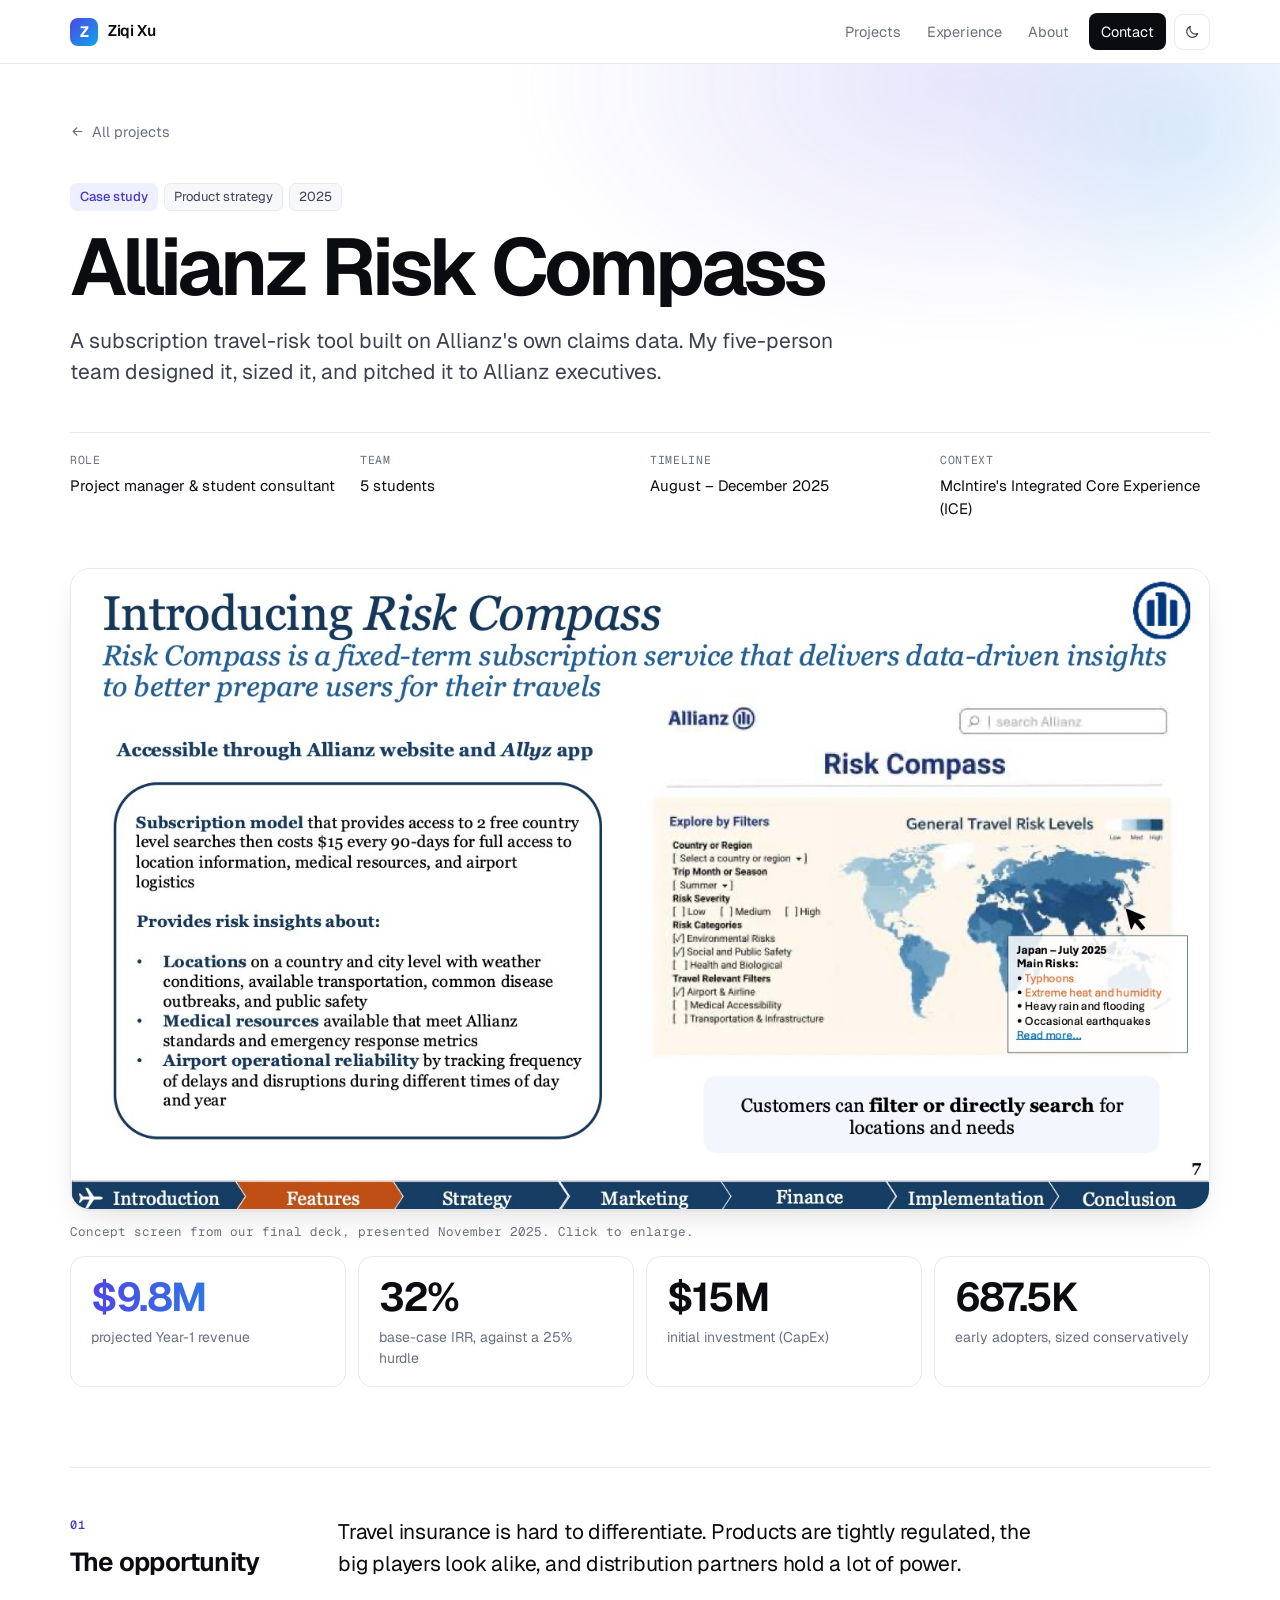
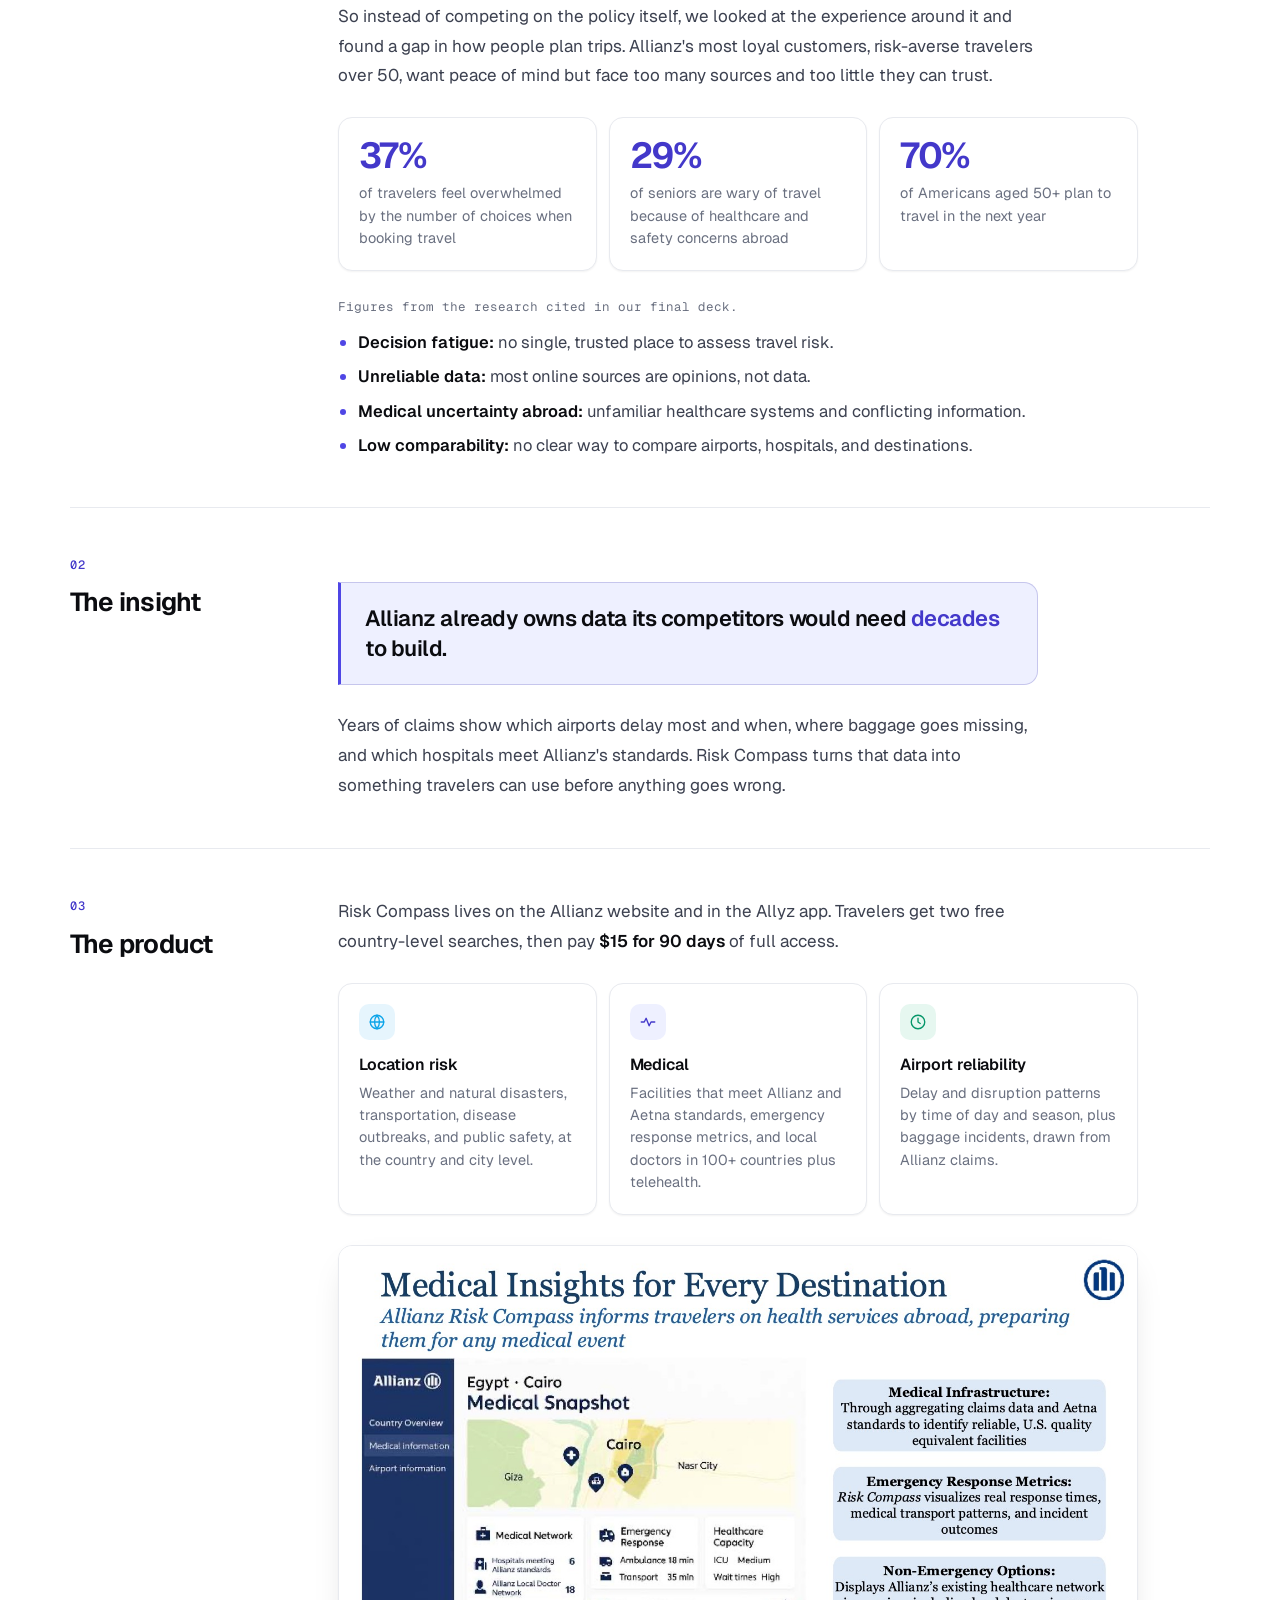
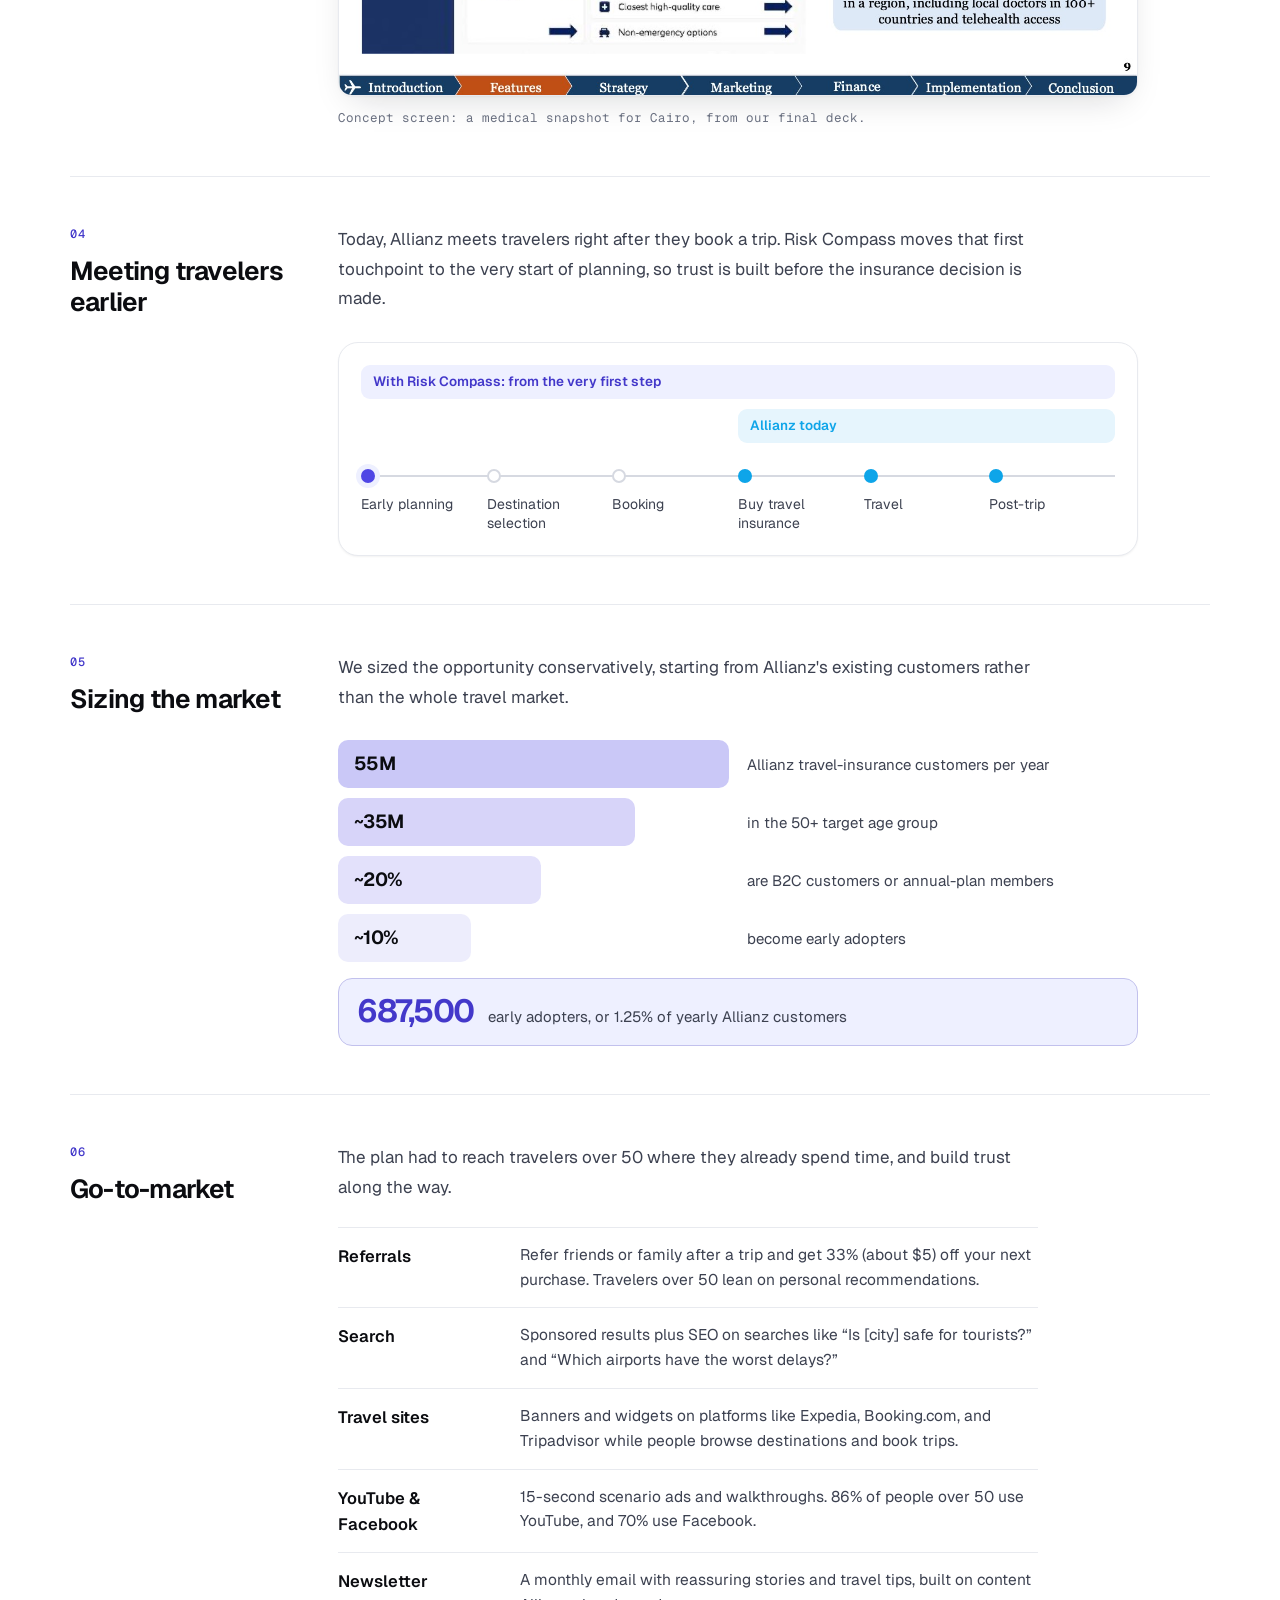
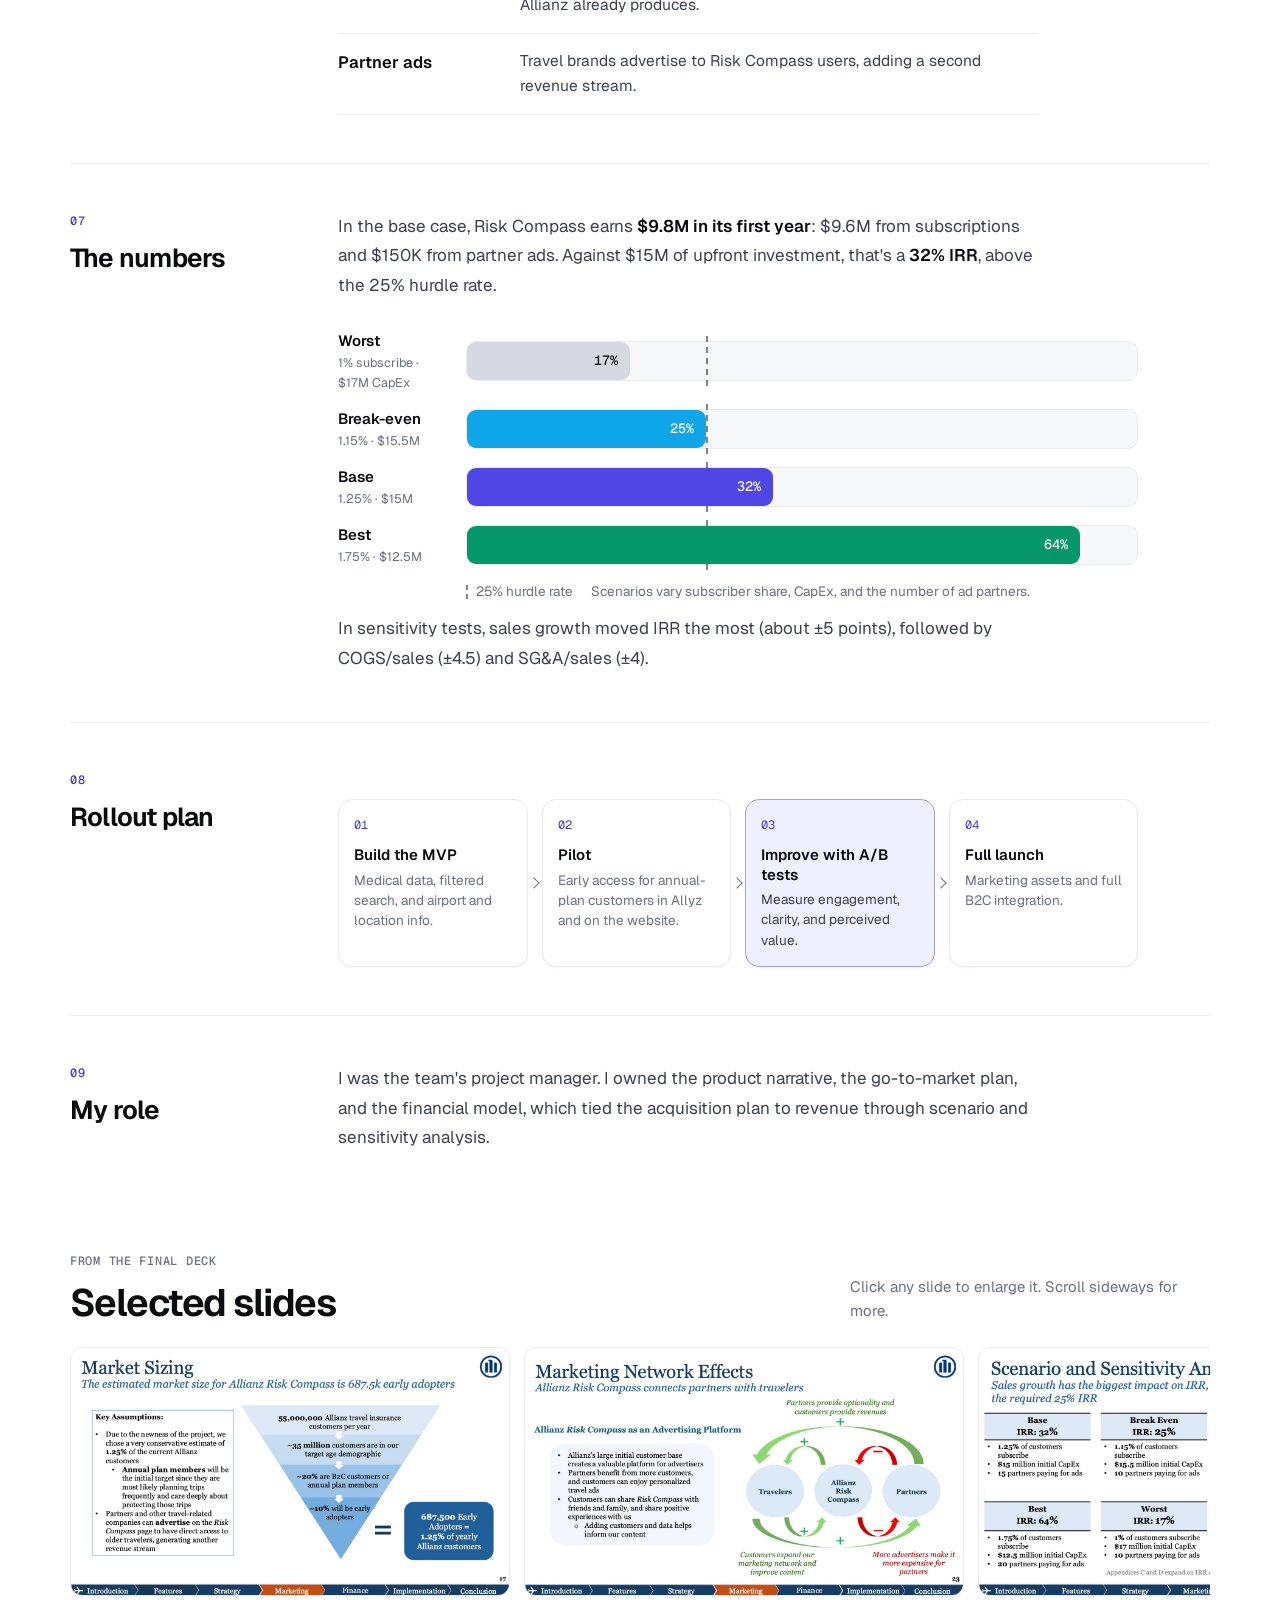
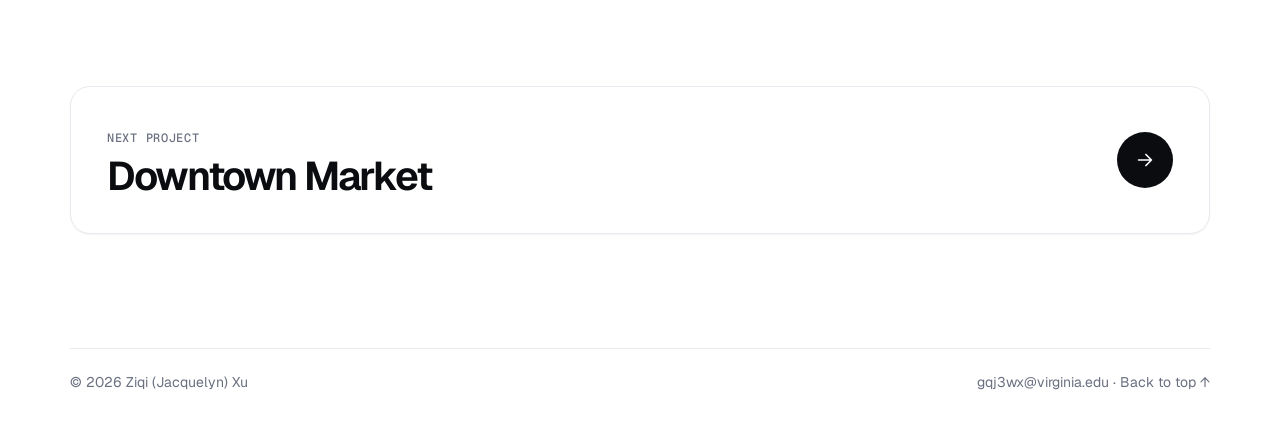
<file: projects/allianz-risk-compass/index.html>
<!doctype html>
<html lang="en">
<head>
  <meta charset="utf-8">
  <meta name="viewport" content="width=device-width, initial-scale=1">
  <title>Allianz Risk Compass — Ziqi Xu</title>
  <meta name="description" content="A subscription travel-risk product built on Allianz's claims data: the opportunity, product, market sizing, go-to-market, and financials.">
  <meta name="author" content="Ziqi (Jacquelyn) Xu">
  <meta name="theme-color" content="#ffffff" media="(prefers-color-scheme: light)">
  <meta name="theme-color" content="#0a0b0f" media="(prefers-color-scheme: dark)">
  <meta property="og:type" content="article">
  <meta property="og:title" content="Allianz Risk Compass — Ziqi Xu">
  <meta property="og:description" content="A subscription travel-risk product built on Allianz's claims data: the opportunity, product, market sizing, go-to-market, and financials.">
  <link rel="icon" href="../../assets/favicon.svg" type="image/svg+xml">
  <link rel="preconnect" href="https://fonts.googleapis.com">
  <link rel="preconnect" href="https://fonts.gstatic.com" crossorigin>
  <link rel="stylesheet" href="https://fonts.googleapis.com/css2?family=Geist:wght@100..900&family=Geist+Mono:wght@400;500&display=swap">
  <link rel="stylesheet" href="../../assets/css/style.css">
  <script>
    (function () {
      var d = document.documentElement;
      d.classList.add("js");
      try {
        var t = localStorage.getItem("theme");
        if (t === "light" || t === "dark") d.setAttribute("data-theme", t);
      } catch (e) {}
    })();
  </script>
  <script src="../../assets/js/main.js" defer></script>
</head>
<body id="top">
  <a class="skip-link" href="#main">Skip to content</a>

  <svg width="0" height="0" style="position:absolute" aria-hidden="true">
    <symbol id="i-arrow-right" viewBox="0 0 24 24"><path d="M5 12h14M13 6l6 6-6 6"/></symbol>
    <symbol id="i-arrow-left" viewBox="0 0 24 24"><path d="M19 12H5M11 18l-6-6 6-6"/></symbol>
    <symbol id="i-arrow-up-right" viewBox="0 0 24 24"><path d="M7 17L17 7M8 7h9v9"/></symbol>
    <symbol id="i-sun" viewBox="0 0 24 24"><circle cx="12" cy="12" r="4"/><path d="M12 2v2M12 20v2M4.9 4.9l1.4 1.4M17.7 17.7l1.4 1.4M2 12h2M20 12h2M4.9 19.1l1.4-1.4M17.7 6.3l1.4-1.4"/></symbol>
    <symbol id="i-moon" viewBox="0 0 24 24"><path d="M20.5 14.5A8.5 8.5 0 0 1 9.5 3.5a8.5 8.5 0 1 0 11 11z"/></symbol>
    <symbol id="i-globe" viewBox="0 0 24 24"><circle cx="12" cy="12" r="9"/><path d="M3 12h18M12 3a14 14 0 0 1 0 18M12 3a14 14 0 0 0 0 18"/></symbol>
    <symbol id="i-users" viewBox="0 0 24 24"><circle cx="9" cy="8" r="3.5"/><path d="M2.5 20a6.5 6.5 0 0 1 13 0M16 4.6a3.5 3.5 0 0 1 0 6.8M18.5 14.2A5.5 5.5 0 0 1 21.5 20"/></symbol>
    <symbol id="i-chat" viewBox="0 0 24 24"><path d="M5 4h14a2 2 0 0 1 2 2v9a2 2 0 0 1-2 2h-9l-5 4v-4a2 2 0 0 1-2-2V6a2 2 0 0 1 2-2z"/><path d="M8 9.5h8M8 12.5h5"/></symbol>
    <symbol id="i-filter" viewBox="0 0 24 24"><path d="M4 6h16M7 12h10M10 18h4"/></symbol>
    <symbol id="i-layers" viewBox="0 0 24 24"><path d="M12 3l9 5-9 5-9-5z"/><path d="M3 13l9 5 9-5"/></symbol>
    <symbol id="i-page" viewBox="0 0 24 24"><rect x="5" y="3" width="14" height="18" rx="2.5"/><path d="M9 8h6M9 12h6M9 16h3"/></symbol>
    <symbol id="i-pulse" viewBox="0 0 24 24"><path d="M3 12h4l2.5-5 4 10 2.5-5H21"/></symbol>
    <symbol id="i-clock" viewBox="0 0 24 24"><circle cx="12" cy="12" r="9"/><path d="M12 7v5l3 2"/></symbol>
    <symbol id="i-target" viewBox="0 0 24 24"><circle cx="12" cy="12" r="9"/><circle cx="12" cy="12" r="5"/><circle cx="12" cy="12" r="1.2"/></symbol>
    <symbol id="i-list-check" viewBox="0 0 24 24"><path d="M11 6h9M11 12h9M11 18h9M4 6l1.5 1.5L8 5M4 12l1.5 1.5L8 11M4 18l1.5 1.5L8 17"/></symbol>
    <symbol id="i-tag" viewBox="0 0 24 24"><path d="M3 12V4a1 1 0 0 1 1-1h8l9 9-9 9z"/><circle cx="8" cy="8" r="1.5"/></symbol>
    <symbol id="i-layout" viewBox="0 0 24 24"><rect x="3" y="3" width="18" height="18" rx="2.5"/><path d="M3 9h18M9 21V9"/></symbol>
  </svg>

  <header class="site-nav">
    <div class="wrap nav-inner">
      <a class="brand" href="../../" aria-label="Ziqi Xu, home">
        <span class="brand-mark" aria-hidden="true">Z</span>
        <span class="brand-name">Ziqi Xu</span>
      </a>
      <nav class="nav-links" aria-label="Primary">
        <a href="../../#projects">Projects</a>
        <a href="../../#experience" class="hide-sm">Experience</a>
        <a href="../../#about">About</a>
        <a class="nav-cta" href="../../#contact">Contact</a>
        <button class="theme-toggle" type="button" data-theme-toggle aria-label="Toggle dark mode">
          <svg class="icon i-moon" aria-hidden="true"><use href="#i-moon"/></svg>
          <svg class="icon i-sun" aria-hidden="true"><use href="#i-sun"/></svg>
        </button>
      </nav>
    </div>
  </header>

  <main id="main">
    <article>
      <header class="cs-hero">
        <div class="wrap">
          <a class="back-link" href="../../#projects"><svg class="icon" aria-hidden="true"><use href="#i-arrow-left"/></svg>All projects</a>
          <ul class="cs-tags reveal"><li class="chip chip-accent">Case study</li><li class="chip">Product strategy</li><li class="chip">2025</li></ul>
          <h1 class="cs-title reveal" style="--d:1">Allianz Risk Compass</h1>
          <p class="cs-dek reveal" style="--d:2">A subscription travel-risk tool built on Allianz's own claims data. My five-person team designed it, sized it, and pitched it to Allianz executives.</p>
          <dl class="cs-meta reveal" style="--d:3">
            <div><dt>Role</dt><dd>Project manager &amp; student consultant</dd></div>
            <div><dt>Team</dt><dd>5 students</dd></div>
            <div><dt>Timeline</dt><dd>August – December 2025</dd></div>
            <div><dt>Context</dt><dd>McIntire's Integrated Core Experience (ICE)</dd></div>
          </dl>
          <figure class="cs-cover reveal">
            <a class="zoom" href="../../assets/img/allianz/slide-11.jpg" data-lightbox><img src="../../assets/img/allianz/slide-11.jpg" alt="Slide from the final deck: Introducing Risk Compass, with the subscription model and a concept screen showing a world risk map and filters" width="1600" height="900" loading="lazy"></a>
          </figure>
          <p class="caption">Concept screen from our final deck, presented November 2025. Click to enlarge.</p>
          <div class="stats">
            <div class="stat reveal" style="--d:0"><b>$9.8M</b><span>projected Year-1 revenue</span></div>
            <div class="stat reveal" style="--d:1"><b>32%</b><span>base-case IRR, against a 25% hurdle</span></div>
            <div class="stat reveal" style="--d:2"><b>$15M</b><span>initial investment (CapEx)</span></div>
            <div class="stat reveal" style="--d:3"><b>687.5K</b><span>early adopters, sized conservatively</span></div>
          </div>
        </div>
      </header>
      <div class="cs-body">
        <div class="wrap">
          <section class="cs-section">
            <header class="reveal"><p class="eyebrow">01</p><h2>The opportunity</h2></header>
            <div class="cs-content reveal">
              <p class="lead">Travel insurance is hard to differentiate. Products are tightly regulated, the big players look alike, and distribution partners hold a lot of power.</p>
              <p>So instead of competing on the policy itself, we looked at the experience around it and found a gap in how people plan trips. Allianz's most loyal customers, risk-averse travelers over 50, want peace of mind but face too many sources and too little they can trust.</p>
              <div class="cards">
                <div class="mini-card"><span class="big">37%</span><p>of travelers feel overwhelmed by the number of choices when booking travel</p></div>
                <div class="mini-card"><span class="big">29%</span><p>of seniors are wary of travel because of healthcare and safety concerns abroad</p></div>
                <div class="mini-card"><span class="big">70%</span><p>of Americans aged 50+ plan to travel in the next year</p></div>
              </div>
              <p class="caption">Figures from the research cited in our final deck.</p>
              <ul>
                <li><strong>Decision fatigue:</strong> no single, trusted place to assess travel risk.</li>
                <li><strong>Unreliable data:</strong> most online sources are opinions, not data.</li>
                <li><strong>Medical uncertainty abroad:</strong> unfamiliar healthcare systems and conflicting information.</li>
                <li><strong>Low comparability:</strong> no clear way to compare airports, hospitals, and destinations.</li>
              </ul>
            </div>
          </section>
          <section class="cs-section">
            <header class="reveal"><p class="eyebrow">02</p><h2>The insight</h2></header>
            <div class="cs-content reveal">
              <p class="callout">Allianz already owns data its competitors would need <em>decades</em> to build.</p>
              <p>Years of claims show which airports delay most and when, where baggage goes missing, and which hospitals meet Allianz's standards. Risk Compass turns that data into something travelers can use before anything goes wrong.</p>
            </div>
          </section>
          <section class="cs-section">
            <header class="reveal"><p class="eyebrow">03</p><h2>The product</h2></header>
            <div class="cs-content reveal">
              <p>Risk Compass lives on the Allianz website and in the Allyz app. Travelers get two free country-level searches, then pay <strong>$15 for 90 days</strong> of full access.</p>
              <div class="cards">
                <div class="mini-card sky"><span class="ico"><svg class="icon" aria-hidden="true"><use href="#i-globe"/></svg></span><h3>Location risk</h3><p>Weather and natural disasters, transportation, disease outbreaks, and public safety, at the country and city level.</p></div>
                <div class="mini-card"><span class="ico"><svg class="icon" aria-hidden="true"><use href="#i-pulse"/></svg></span><h3>Medical</h3><p>Facilities that meet Allianz and Aetna standards, emergency response metrics, and local doctors in 100+ countries plus telehealth.</p></div>
                <div class="mini-card green"><span class="ico"><svg class="icon" aria-hidden="true"><use href="#i-clock"/></svg></span><h3>Airport reliability</h3><p>Delay and disruption patterns by time of day and season, plus baggage incidents, drawn from Allianz claims.</p></div>
              </div>
              <figure class="figure">
                <a class="zoom" href="../../assets/img/allianz/slide-13.jpg" data-lightbox><img src="../../assets/img/allianz/slide-13.jpg" alt="Slide: concept screen of a medical snapshot for Cairo, with nearby hospitals, emergency response times, and healthcare capacity" width="1600" height="900" loading="lazy"></a>
                <figcaption>Concept screen: a medical snapshot for Cairo, from our final deck.</figcaption>
              </figure>
            </div>
          </section>
          <section class="cs-section">
            <header class="reveal"><p class="eyebrow">04</p><h2>Meeting travelers earlier</h2></header>
            <div class="cs-content reveal">
              <p>Today, Allianz meets travelers right after they book a trip. Risk Compass moves that first touchpoint to the very start of planning, so trust is built before the insurance decision is made.</p>
              <div class="journey" role="img" aria-label="Customer journey: early planning, destination selection, booking, buying travel insurance, travel, post-trip. Allianz today appears from buying insurance onward; with Risk Compass it appears from early planning onward.">
                <div class="j-grid">
                  <div class="j-bar new">With Risk Compass: from the very first step</div>
                  <div class="j-bar now">Allianz today</div>
                  <ol class="j-steps">
                    <li class="is-new">Early planning</li>
                    <li>Destination selection</li>
                    <li>Booking</li>
                    <li class="is-now">Buy travel insurance</li>
                    <li class="is-now">Travel</li>
                    <li class="is-now">Post-trip</li>
                  </ol>
                </div>
              </div>
            </div>
          </section>
          <section class="cs-section">
            <header class="reveal"><p class="eyebrow">05</p><h2>Sizing the market</h2></header>
            <div class="cs-content reveal">
              <p>We sized the opportunity conservatively, starting from Allianz's existing customers rather than the whole travel market.</p>
              <div class="funnel">
                <div class="funnel-row"><div class="funnel-bar" style="--w:100%;--s:30%">55M</div><div class="funnel-label">Allianz travel-insurance customers per year</div></div>
                <div class="funnel-row"><div class="funnel-bar" style="--w:76%;--s:23%">~35M</div><div class="funnel-label">in the 50+ target age group</div></div>
                <div class="funnel-row"><div class="funnel-bar" style="--w:52%;--s:16%">~20%</div><div class="funnel-label">are B2C customers or annual-plan members</div></div>
                <div class="funnel-row"><div class="funnel-bar" style="--w:34%;--s:10%">~10%</div><div class="funnel-label">become early adopters</div></div>
                <div class="funnel-total"><b>687,500</b><span>early adopters, or 1.25% of yearly Allianz customers</span></div>
              </div>
            </div>
          </section>
          <section class="cs-section">
            <header class="reveal"><p class="eyebrow">06</p><h2>Go-to-market</h2></header>
            <div class="cs-content reveal">
              <p>The plan had to reach travelers over 50 where they already spend time, and build trust along the way.</p>
              <ul class="channel-list">
                <li><b>Referrals</b><span>Refer friends or family after a trip and get 33% (about $5) off your next purchase. Travelers over 50 lean on personal recommendations.</span></li>
                <li><b>Search</b><span>Sponsored results plus SEO on searches like “Is [city] safe for tourists?” and “Which airports have the worst delays?”</span></li>
                <li><b>Travel sites</b><span>Banners and widgets on platforms like Expedia, Booking.com, and Tripadvisor while people browse destinations and book trips.</span></li>
                <li><b>YouTube &amp; Facebook</b><span>15-second scenario ads and walkthroughs. 86% of people over 50 use YouTube, and 70% use Facebook.</span></li>
                <li><b>Newsletter</b><span>A monthly email with reassuring stories and travel tips, built on content Allianz already produces.</span></li>
                <li><b>Partner ads</b><span>Travel brands advertise to Risk Compass users, adding a second revenue stream.</span></li>
              </ul>
            </div>
          </section>
          <section class="cs-section">
            <header class="reveal"><p class="eyebrow">07</p><h2>The numbers</h2></header>
            <div class="cs-content reveal">
              <p>In the base case, Risk Compass earns <strong>$9.8M in its first year</strong>: $9.6M from subscriptions and $150K from partner ads. Against $15M of upfront investment, that's a <strong>32% IRR</strong>, above the 25% hurdle rate.</p>
              <div class="barchart" role="img" aria-label="IRR by scenario: worst 17 percent, break-even 25 percent, base 32 percent, best 64 percent. Hurdle rate 25 percent.">
                <div class="bar-row"><span class="bar-label">Worst<small>1% subscribe · $17M CapEx</small></span><div class="bar-track" style="--h:25"><div class="bar is-muted" style="--v:17">17%</div><span class="hurdle"></span></div></div>
                <div class="bar-row"><span class="bar-label">Break-even<small>1.15% · $15.5M</small></span><div class="bar-track" style="--h:25"><div class="bar" style="--v:25;--c:#0ea5e9">25%</div><span class="hurdle"></span></div></div>
                <div class="bar-row"><span class="bar-label">Base<small>1.25% · $15M</small></span><div class="bar-track" style="--h:25"><div class="bar" style="--v:32;--c:#4f46e5">32%</div><span class="hurdle"></span></div></div>
                <div class="bar-row"><span class="bar-label">Best<small>1.75% · $12.5M</small></span><div class="bar-track" style="--h:25"><div class="bar" style="--v:64;--c:#059669">64%</div><span class="hurdle"></span></div></div>
                <div class="bar-legend"><span class="key">25% hurdle rate</span><span>Scenarios vary subscriber share, CapEx, and the number of ad partners.</span></div>
              </div>
              <p>In sensitivity tests, sales growth moved IRR the most (about ±5 points), followed by COGS/sales (±4.5) and SG&amp;A/sales (±4).</p>
            </div>
          </section>
          <section class="cs-section">
            <header class="reveal"><p class="eyebrow">08</p><h2>Rollout plan</h2></header>
            <div class="cs-content reveal">
              <ol class="flow flow-4">
                <li><b>Build the MVP</b><span>Medical data, filtered search, and airport and location info.</span></li>
                <li><b>Pilot</b><span>Early access for annual-plan customers in Allyz and on the website.</span></li>
                <li class="is-key"><b>Improve with A/B tests</b><span>Measure engagement, clarity, and perceived value.</span></li>
                <li><b>Full launch</b><span>Marketing assets and full B2C integration.</span></li>
              </ol>
            </div>
          </section>
          <section class="cs-section">
            <header class="reveal"><p class="eyebrow">09</p><h2>My role</h2></header>
            <div class="cs-content reveal">
              <p>I was the team's project manager. I owned the product narrative, the go-to-market plan, and the financial model, which tied the acquisition plan to revenue through scenario and sensitivity analysis.</p>
            </div>
          </section>
        </div>
      </div>
      <section class="gallery-section">
        <div class="wrap">
          <div class="section-head" style="margin-bottom:0">
            <div>
              <p class="eyebrow">From the final deck</p>
              <h2 class="section-title" style="font-size:clamp(28px,3.4vw,38px)">Selected slides</h2>
            </div>
            <p class="section-note">Click any slide to enlarge it. Scroll sideways for more.</p>
          </div>
          <div class="gallery">
            <a class="" href="../../assets/img/allianz/slide-21.jpg" data-lightbox><img src="../../assets/img/allianz/slide-21.jpg" alt="Slide: market sizing funnel from 55 million customers to 687,500 early adopters" width="1600" height="900" loading="lazy"></a>
            <a class="" href="../../assets/img/allianz/slide-27.jpg" data-lightbox><img src="../../assets/img/allianz/slide-27.jpg" alt="Slide: network effects between travelers, partners, and Risk Compass" width="1600" height="900" loading="lazy"></a>
            <a class="" href="../../assets/img/allianz/slide-31.jpg" data-lightbox><img src="../../assets/img/allianz/slide-31.jpg" alt="Slide: scenario and sensitivity analysis with base, break-even, best, and worst IRR" width="1600" height="900" loading="lazy"></a>
            <a class="" href="../../assets/img/allianz/slide-36.jpg" data-lightbox><img src="../../assets/img/allianz/slide-36.jpg" alt="Slide: customer journey showing Risk Compass at the early planning stage" width="1600" height="900" loading="lazy"></a>
            <a class="" href="../../assets/img/allianz/slide-37.jpg" data-lightbox><img src="../../assets/img/allianz/slide-37.jpg" alt="Slide: four-step implementation roadmap with an iterative development loop" width="1600" height="900" loading="lazy"></a>
          </div>
        </div>
      </section>

      <nav class="cs-next wrap" aria-label="Next project">
        <a class="next-card" href="../downtown-market/">
          <span><span class="eyebrow">Next project</span><span class="next-title">Downtown Market</span></span>
          <span class="arrow-circle"><svg class="icon" aria-hidden="true"><use href="#i-arrow-right"/></svg></span>
        </a>
      </nav>
    </article>
  </main>

  <footer class="site-footer">
    <div class="wrap footer-inner">
      <span>© <span data-year>2026</span> Ziqi (Jacquelyn) Xu</span>
      <span><a href="mailto:gqj3wx@virginia.edu">gqj3wx@virginia.edu</a> · <a href="#top">Back to top ↑</a></span>
    </div>
  </footer>
</body>
</html>
</file>
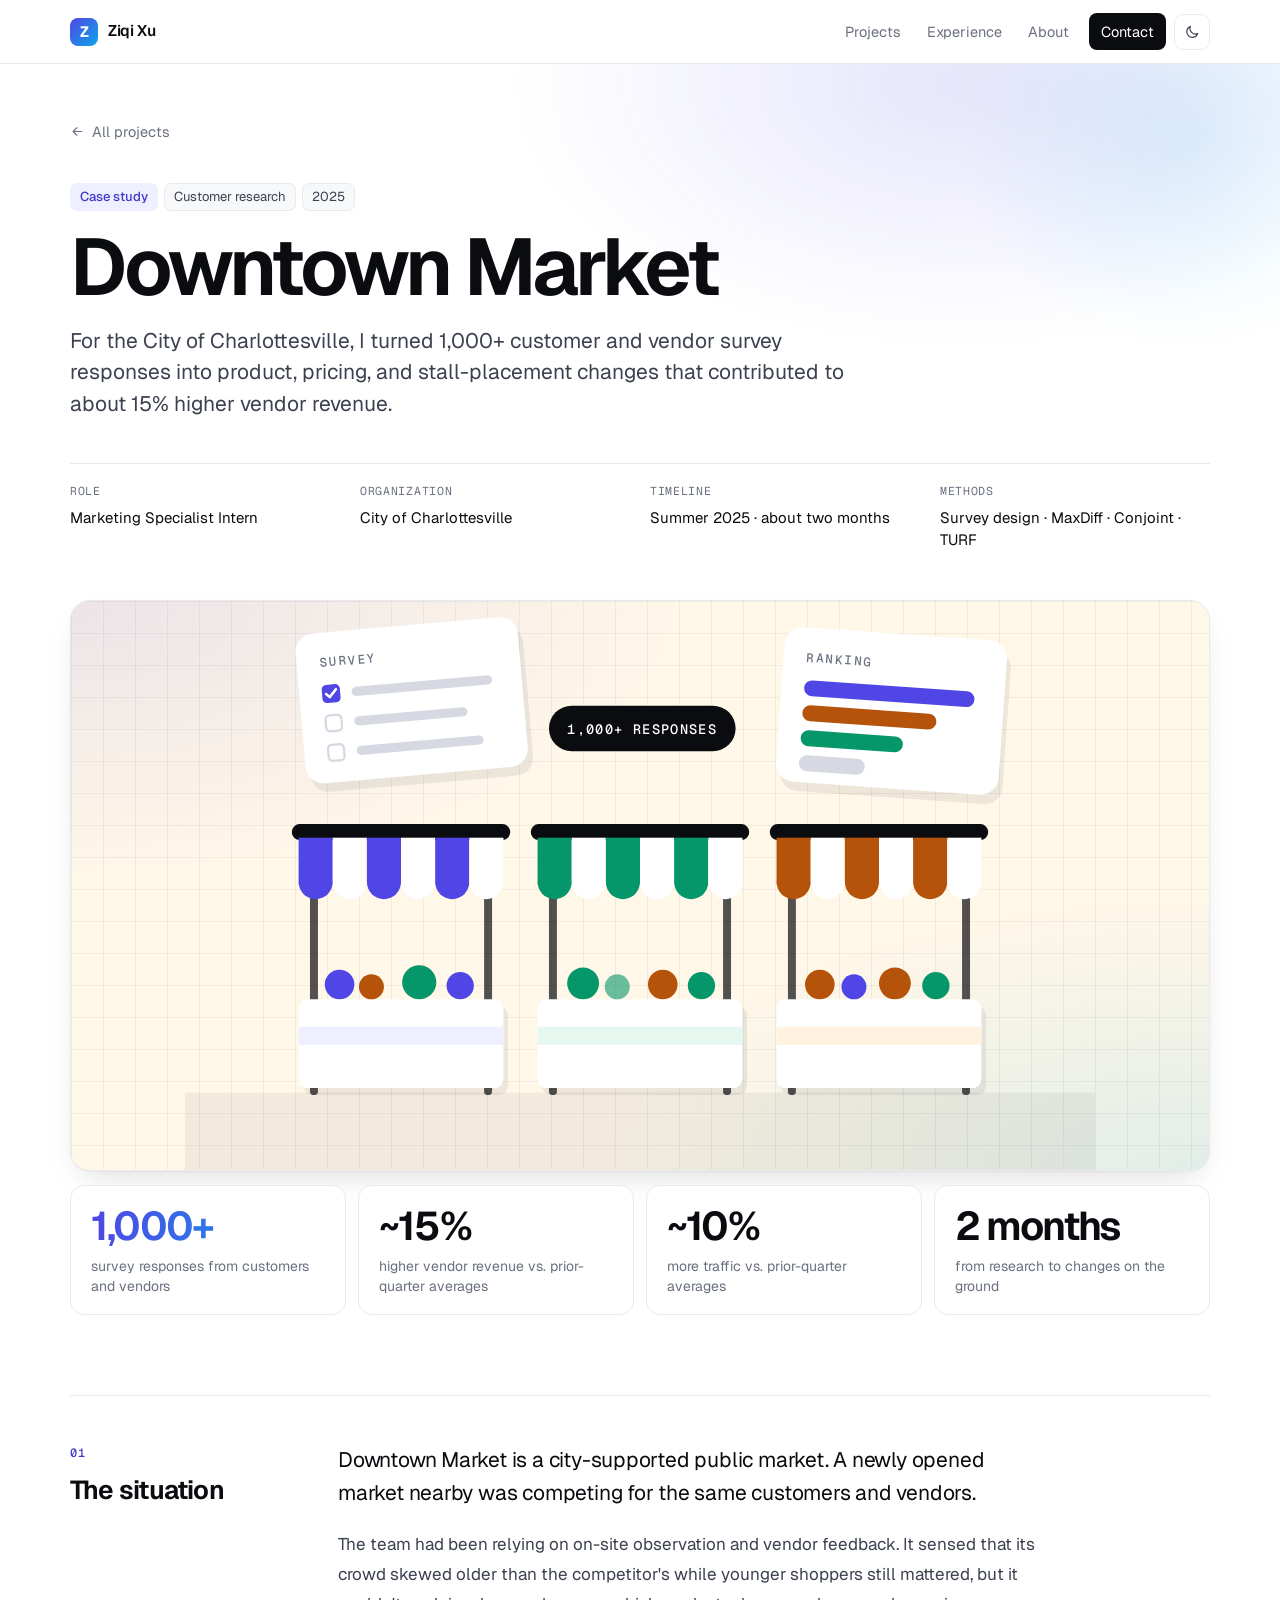
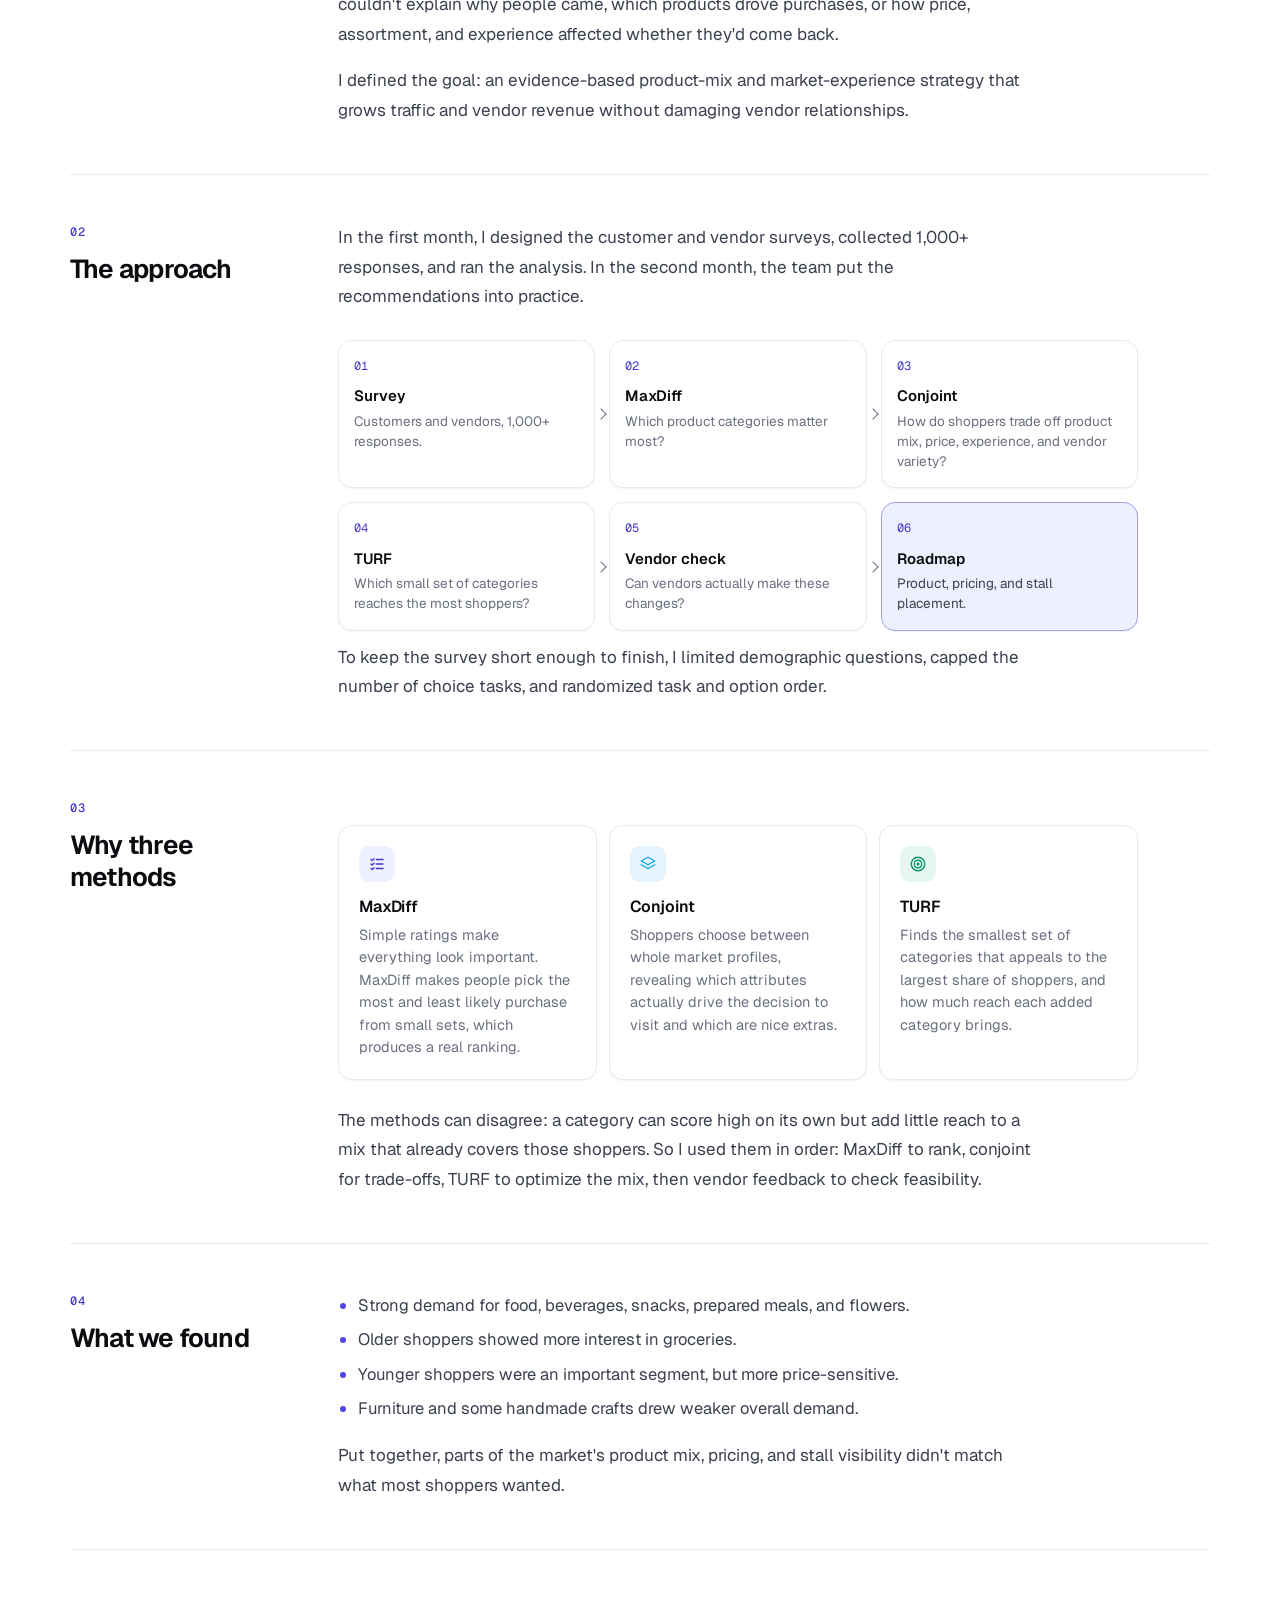
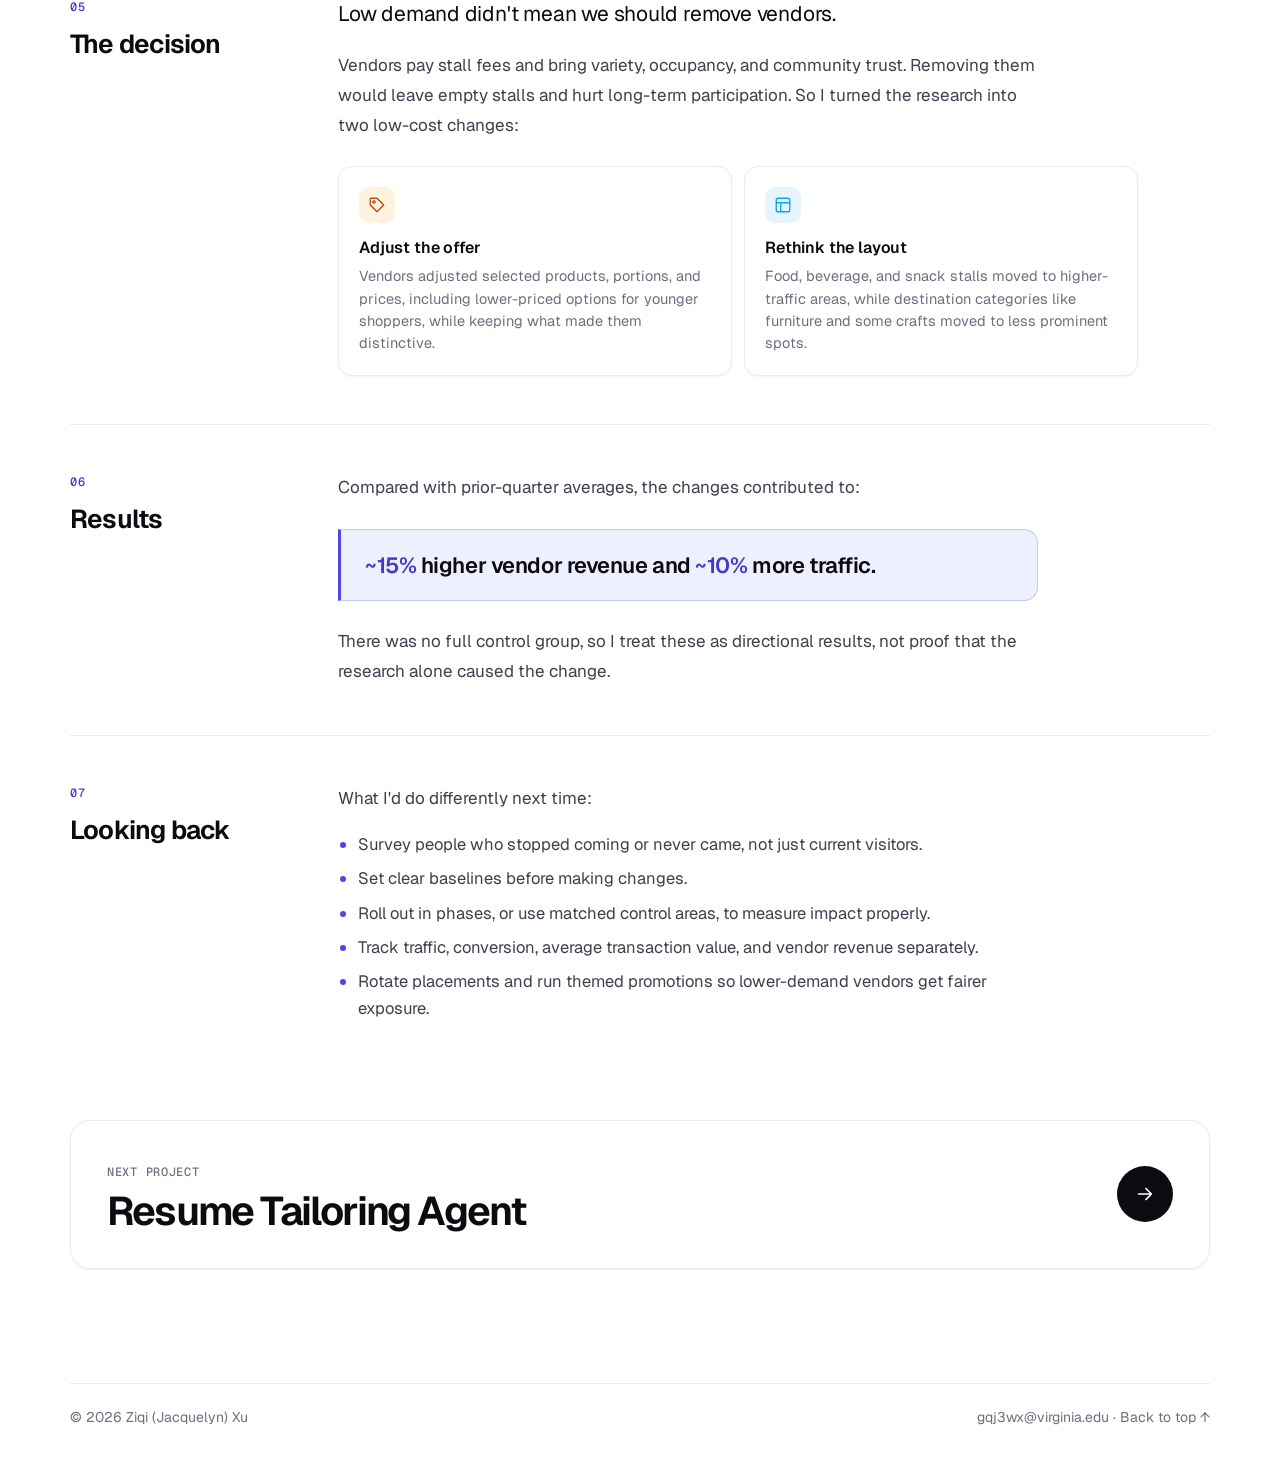
<file: projects/downtown-market/index.html>
<!doctype html>
<html lang="en">
<head>
  <meta charset="utf-8">
  <meta name="viewport" content="width=device-width, initial-scale=1">
  <title>Downtown Market — Ziqi Xu</title>
  <meta name="description" content="Customer and vendor research for the City of Charlottesville's Downtown Market, using MaxDiff, conjoint, and TURF to reshape product mix, pricing, and stall layout.">
  <meta name="author" content="Ziqi (Jacquelyn) Xu">
  <meta name="theme-color" content="#ffffff" media="(prefers-color-scheme: light)">
  <meta name="theme-color" content="#0a0b0f" media="(prefers-color-scheme: dark)">
  <meta property="og:type" content="article">
  <meta property="og:title" content="Downtown Market — Ziqi Xu">
  <meta property="og:description" content="Customer and vendor research for the City of Charlottesville's Downtown Market, using MaxDiff, conjoint, and TURF to reshape product mix, pricing, and stall layout.">
  <link rel="icon" href="../../assets/favicon.svg" type="image/svg+xml">
  <link rel="preconnect" href="https://fonts.googleapis.com">
  <link rel="preconnect" href="https://fonts.gstatic.com" crossorigin>
  <link rel="stylesheet" href="https://fonts.googleapis.com/css2?family=Geist:wght@100..900&family=Geist+Mono:wght@400;500&display=swap">
  <link rel="stylesheet" href="../../assets/css/style.css">
  <script>
    (function () {
      var d = document.documentElement;
      d.classList.add("js");
      try {
        var t = localStorage.getItem("theme");
        if (t === "light" || t === "dark") d.setAttribute("data-theme", t);
      } catch (e) {}
    })();
  </script>
  <script src="../../assets/js/main.js" defer></script>
</head>
<body id="top">
  <a class="skip-link" href="#main">Skip to content</a>

  <svg width="0" height="0" style="position:absolute" aria-hidden="true">
    <symbol id="i-arrow-right" viewBox="0 0 24 24"><path d="M5 12h14M13 6l6 6-6 6"/></symbol>
    <symbol id="i-arrow-left" viewBox="0 0 24 24"><path d="M19 12H5M11 18l-6-6 6-6"/></symbol>
    <symbol id="i-arrow-up-right" viewBox="0 0 24 24"><path d="M7 17L17 7M8 7h9v9"/></symbol>
    <symbol id="i-sun" viewBox="0 0 24 24"><circle cx="12" cy="12" r="4"/><path d="M12 2v2M12 20v2M4.9 4.9l1.4 1.4M17.7 17.7l1.4 1.4M2 12h2M20 12h2M4.9 19.1l1.4-1.4M17.7 6.3l1.4-1.4"/></symbol>
    <symbol id="i-moon" viewBox="0 0 24 24"><path d="M20.5 14.5A8.5 8.5 0 0 1 9.5 3.5a8.5 8.5 0 1 0 11 11z"/></symbol>
    <symbol id="i-globe" viewBox="0 0 24 24"><circle cx="12" cy="12" r="9"/><path d="M3 12h18M12 3a14 14 0 0 1 0 18M12 3a14 14 0 0 0 0 18"/></symbol>
    <symbol id="i-users" viewBox="0 0 24 24"><circle cx="9" cy="8" r="3.5"/><path d="M2.5 20a6.5 6.5 0 0 1 13 0M16 4.6a3.5 3.5 0 0 1 0 6.8M18.5 14.2A5.5 5.5 0 0 1 21.5 20"/></symbol>
    <symbol id="i-chat" viewBox="0 0 24 24"><path d="M5 4h14a2 2 0 0 1 2 2v9a2 2 0 0 1-2 2h-9l-5 4v-4a2 2 0 0 1-2-2V6a2 2 0 0 1 2-2z"/><path d="M8 9.5h8M8 12.5h5"/></symbol>
    <symbol id="i-filter" viewBox="0 0 24 24"><path d="M4 6h16M7 12h10M10 18h4"/></symbol>
    <symbol id="i-layers" viewBox="0 0 24 24"><path d="M12 3l9 5-9 5-9-5z"/><path d="M3 13l9 5 9-5"/></symbol>
    <symbol id="i-page" viewBox="0 0 24 24"><rect x="5" y="3" width="14" height="18" rx="2.5"/><path d="M9 8h6M9 12h6M9 16h3"/></symbol>
    <symbol id="i-pulse" viewBox="0 0 24 24"><path d="M3 12h4l2.5-5 4 10 2.5-5H21"/></symbol>
    <symbol id="i-clock" viewBox="0 0 24 24"><circle cx="12" cy="12" r="9"/><path d="M12 7v5l3 2"/></symbol>
    <symbol id="i-target" viewBox="0 0 24 24"><circle cx="12" cy="12" r="9"/><circle cx="12" cy="12" r="5"/><circle cx="12" cy="12" r="1.2"/></symbol>
    <symbol id="i-list-check" viewBox="0 0 24 24"><path d="M11 6h9M11 12h9M11 18h9M4 6l1.5 1.5L8 5M4 12l1.5 1.5L8 11M4 18l1.5 1.5L8 17"/></symbol>
    <symbol id="i-tag" viewBox="0 0 24 24"><path d="M3 12V4a1 1 0 0 1 1-1h8l9 9-9 9z"/><circle cx="8" cy="8" r="1.5"/></symbol>
    <symbol id="i-layout" viewBox="0 0 24 24"><rect x="3" y="3" width="18" height="18" rx="2.5"/><path d="M3 9h18M9 21V9"/></symbol>
  </svg>

  <header class="site-nav">
    <div class="wrap nav-inner">
      <a class="brand" href="../../" aria-label="Ziqi Xu, home">
        <span class="brand-mark" aria-hidden="true">Z</span>
        <span class="brand-name">Ziqi Xu</span>
      </a>
      <nav class="nav-links" aria-label="Primary">
        <a href="../../#projects">Projects</a>
        <a href="../../#experience" class="hide-sm">Experience</a>
        <a href="../../#about">About</a>
        <a class="nav-cta" href="../../#contact">Contact</a>
        <button class="theme-toggle" type="button" data-theme-toggle aria-label="Toggle dark mode">
          <svg class="icon i-moon" aria-hidden="true"><use href="#i-moon"/></svg>
          <svg class="icon i-sun" aria-hidden="true"><use href="#i-sun"/></svg>
        </button>
      </nav>
    </div>
  </header>

  <main id="main">
    <article>
      <header class="cs-hero">
        <div class="wrap">
          <a class="back-link" href="../../#projects"><svg class="icon" aria-hidden="true"><use href="#i-arrow-left"/></svg>All projects</a>
          <ul class="cs-tags reveal"><li class="chip chip-accent">Case study</li><li class="chip">Customer research</li><li class="chip">2025</li></ul>
          <h1 class="cs-title reveal" style="--d:1">Downtown Market</h1>
          <p class="cs-dek reveal" style="--d:2">For the City of Charlottesville, I turned 1,000+ customer and vendor survey responses into product, pricing, and stall-placement changes that contributed to about 15% higher vendor revenue.</p>
          <dl class="cs-meta reveal" style="--d:3">
            <div><dt>Role</dt><dd>Marketing Specialist Intern</dd></div>
            <div><dt>Organization</dt><dd>City of Charlottesville</dd></div>
            <div><dt>Timeline</dt><dd>Summer 2025 · about two months</dd></div>
            <div><dt>Methods</dt><dd>Survey design · MaxDiff · Conjoint · TURF</dd></div>
          </dl>
          <div class="cs-cover cs-cover-art tint-amber reveal">
            <svg class="art" viewBox="0 0 800 500" role="img" aria-label="Illustration: three market stalls with striped awnings, a survey card, and a ranking chart">
                <rect class="ground" x="0" y="432" width="800" height="68"/>
                <g transform="translate(96 30) rotate(-5)">
                  <rect class="shade" x="4" y="8" width="196" height="132" rx="16"/>
                  <rect class="paper" width="196" height="132" rx="16"/>
                  <text x="20" y="30" font-size="11" letter-spacing="1.4" class="t-muted">SURVEY</text>
                  <rect class="acc" x="20" y="46" width="16" height="16" rx="4"/>
                  <path class="s-paper" d="M23.5 54l3 3 6-6.5" stroke-width="2.2" stroke-linecap="round" stroke-linejoin="round"/>
                  <rect class="ln" x="46" y="50" width="124" height="8" rx="4"/>
                  <rect class="s-ln" x="21" y="73" width="14" height="14" rx="3.5" stroke-width="2"/>
                  <rect class="ln" x="46" y="76" width="100" height="8" rx="4"/>
                  <rect class="s-ln" x="21" y="99" width="14" height="14" rx="3.5" stroke-width="2"/>
                  <rect class="ln" x="46" y="102" width="112" height="8" rx="4"/>
                </g>
                <g transform="translate(320 92)">
                  <rect class="ink" width="164" height="40" rx="20"/>
                  <text x="82" y="25" font-size="12" text-anchor="middle" letter-spacing="1.2" class="t-paper">1,000+ RESPONSES</text>
                </g>
                <g transform="translate(528 22) rotate(4)">
                  <rect class="shade" x="4" y="8" width="196" height="136" rx="16"/>
                  <rect class="paper" width="196" height="136" rx="16"/>
                  <text x="20" y="30" font-size="11" letter-spacing="1.4" class="t-muted">RANKING</text>
                  <rect class="acc" x="20" y="46" width="150" height="14" rx="7"/>
                  <rect class="gold" x="20" y="68" width="118" height="14" rx="7"/>
                  <rect class="green" x="20" y="90" width="90" height="14" rx="7"/>
                  <rect class="ln" x="20" y="112" width="58" height="14" rx="7"/>
                </g>
                <g transform="translate(100 0)">
                  <rect class="ink" x="10" y="246" width="7" height="188" rx="3" opacity=".7"/>
                  <rect class="ink" x="163" y="246" width="7" height="188" rx="3" opacity=".7"/>
                  <rect class="ink" x="-6" y="196" width="192" height="14" rx="7"/>
                  <rect class="acc" x="0" y="208" width="30" height="40"/><rect class="paper" x="30" y="208" width="30" height="40"/><rect class="acc" x="60" y="208" width="30" height="40"/><rect class="paper" x="90" y="208" width="30" height="40"/><rect class="acc" x="120" y="208" width="30" height="40"/><rect class="paper" x="150" y="208" width="30" height="40"/>
                  <path class="acc" d="M0 247a15 15 0 0 0 30 0zM60 247a15 15 0 0 0 30 0zM120 247a15 15 0 0 0 30 0z"/>
                  <path class="paper" d="M30 247a15 15 0 0 0 30 0zM90 247a15 15 0 0 0 30 0zM150 247a15 15 0 0 0 30 0z"/>
                  <rect class="shade" x="4" y="356" width="180" height="78" rx="8"/>
                  <rect class="paper" x="0" y="350" width="180" height="78" rx="8"/>
                  <rect class="acc-soft" x="0" y="374" width="180" height="16"/>
                  <circle class="acc" cx="36" cy="337" r="13"/><circle class="gold" cx="64" cy="339" r="11"/><circle class="green" cx="106" cy="335" r="15"/><circle class="acc" cx="142" cy="338" r="12"/>
                </g>
                <g transform="translate(310 0)">
                  <rect class="ink" x="10" y="246" width="7" height="188" rx="3" opacity=".7"/>
                  <rect class="ink" x="163" y="246" width="7" height="188" rx="3" opacity=".7"/>
                  <rect class="ink" x="-6" y="196" width="192" height="14" rx="7"/>
                  <rect class="green" x="0" y="208" width="30" height="40"/><rect class="paper" x="30" y="208" width="30" height="40"/><rect class="green" x="60" y="208" width="30" height="40"/><rect class="paper" x="90" y="208" width="30" height="40"/><rect class="green" x="120" y="208" width="30" height="40"/><rect class="paper" x="150" y="208" width="30" height="40"/>
                  <path class="green" d="M0 247a15 15 0 0 0 30 0zM60 247a15 15 0 0 0 30 0zM120 247a15 15 0 0 0 30 0z"/>
                  <path class="paper" d="M30 247a15 15 0 0 0 30 0zM90 247a15 15 0 0 0 30 0zM150 247a15 15 0 0 0 30 0z"/>
                  <rect class="shade" x="4" y="356" width="180" height="78" rx="8"/>
                  <rect class="paper" x="0" y="350" width="180" height="78" rx="8"/>
                  <rect class="green-soft" x="0" y="374" width="180" height="16"/>
                  <circle class="green" cx="40" cy="336" r="14"/><circle class="green" cx="70" cy="339" r="11" opacity=".6"/><circle class="gold" cx="110" cy="337" r="13"/><circle class="green" cx="144" cy="338" r="12"/>
                </g>
                <g transform="translate(520 0)">
                  <rect class="ink" x="10" y="246" width="7" height="188" rx="3" opacity=".7"/>
                  <rect class="ink" x="163" y="246" width="7" height="188" rx="3" opacity=".7"/>
                  <rect class="ink" x="-6" y="196" width="192" height="14" rx="7"/>
                  <rect class="gold" x="0" y="208" width="30" height="40"/><rect class="paper" x="30" y="208" width="30" height="40"/><rect class="gold" x="60" y="208" width="30" height="40"/><rect class="paper" x="90" y="208" width="30" height="40"/><rect class="gold" x="120" y="208" width="30" height="40"/><rect class="paper" x="150" y="208" width="30" height="40"/>
                  <path class="gold" d="M0 247a15 15 0 0 0 30 0zM60 247a15 15 0 0 0 30 0zM120 247a15 15 0 0 0 30 0z"/>
                  <path class="paper" d="M30 247a15 15 0 0 0 30 0zM90 247a15 15 0 0 0 30 0zM150 247a15 15 0 0 0 30 0z"/>
                  <rect class="shade" x="4" y="356" width="180" height="78" rx="8"/>
                  <rect class="paper" x="0" y="350" width="180" height="78" rx="8"/>
                  <rect class="gold-soft" x="0" y="374" width="180" height="16"/>
                  <circle class="gold" cx="38" cy="337" r="13"/><circle class="acc" cx="68" cy="339" r="11"/><circle class="gold" cx="104" cy="336" r="14"/><circle class="green" cx="140" cy="338" r="12"/>
                </g>
              </svg>
          </div>
          <div class="stats">
            <div class="stat reveal" style="--d:0"><b>1,000+</b><span>survey responses from customers and vendors</span></div>
            <div class="stat reveal" style="--d:1"><b>~15%</b><span>higher vendor revenue vs. prior-quarter averages</span></div>
            <div class="stat reveal" style="--d:2"><b>~10%</b><span>more traffic vs. prior-quarter averages</span></div>
            <div class="stat reveal" style="--d:3"><b>2 months</b><span>from research to changes on the ground</span></div>
          </div>
        </div>
      </header>
      <div class="cs-body">
        <div class="wrap">
          <section class="cs-section">
            <header class="reveal"><p class="eyebrow">01</p><h2>The situation</h2></header>
            <div class="cs-content reveal">
              <p class="lead">Downtown Market is a city-supported public market. A newly opened market nearby was competing for the same customers and vendors.</p>
              <p>The team had been relying on on-site observation and vendor feedback. It sensed that its crowd skewed older than the competitor's while younger shoppers still mattered, but it couldn't explain why people came, which products drove purchases, or how price, assortment, and experience affected whether they'd come back.</p>
              <p>I defined the goal: an evidence-based product-mix and market-experience strategy that grows traffic and vendor revenue without damaging vendor relationships.</p>
            </div>
          </section>
          <section class="cs-section">
            <header class="reveal"><p class="eyebrow">02</p><h2>The approach</h2></header>
            <div class="cs-content reveal">
              <p>In the first month, I designed the customer and vendor surveys, collected 1,000+ responses, and ran the analysis. In the second month, the team put the recommendations into practice.</p>
              <ol class="flow flow-3">
                <li><b>Survey</b><span>Customers and vendors, 1,000+ responses.</span></li>
                <li><b>MaxDiff</b><span>Which product categories matter most?</span></li>
                <li><b>Conjoint</b><span>How do shoppers trade off product mix, price, experience, and vendor variety?</span></li>
                <li><b>TURF</b><span>Which small set of categories reaches the most shoppers?</span></li>
                <li><b>Vendor check</b><span>Can vendors actually make these changes?</span></li>
                <li class="is-key"><b>Roadmap</b><span>Product, pricing, and stall placement.</span></li>
              </ol>
              <p>To keep the survey short enough to finish, I limited demographic questions, capped the number of choice tasks, and randomized task and option order.</p>
            </div>
          </section>
          <section class="cs-section">
            <header class="reveal"><p class="eyebrow">03</p><h2>Why three methods</h2></header>
            <div class="cs-content reveal">
              <div class="cards">
                <div class="mini-card"><span class="ico"><svg class="icon" aria-hidden="true"><use href="#i-list-check"/></svg></span><h3>MaxDiff</h3><p>Simple ratings make everything look important. MaxDiff makes people pick the most and least likely purchase from small sets, which produces a real ranking.</p></div>
                <div class="mini-card sky"><span class="ico"><svg class="icon" aria-hidden="true"><use href="#i-layers"/></svg></span><h3>Conjoint</h3><p>Shoppers choose between whole market profiles, revealing which attributes actually drive the decision to visit and which are nice extras.</p></div>
                <div class="mini-card green"><span class="ico"><svg class="icon" aria-hidden="true"><use href="#i-target"/></svg></span><h3>TURF</h3><p>Finds the smallest set of categories that appeals to the largest share of shoppers, and how much reach each added category brings.</p></div>
              </div>
              <p>The methods can disagree: a category can score high on its own but add little reach to a mix that already covers those shoppers. So I used them in order: MaxDiff to rank, conjoint for trade-offs, TURF to optimize the mix, then vendor feedback to check feasibility.</p>
            </div>
          </section>
          <section class="cs-section">
            <header class="reveal"><p class="eyebrow">04</p><h2>What we found</h2></header>
            <div class="cs-content reveal">
              <ul>
                <li>Strong demand for food, beverages, snacks, prepared meals, and flowers.</li>
                <li>Older shoppers showed more interest in groceries.</li>
                <li>Younger shoppers were an important segment, but more price-sensitive.</li>
                <li>Furniture and some handmade crafts drew weaker overall demand.</li>
              </ul>
              <p>Put together, parts of the market's product mix, pricing, and stall visibility didn't match what most shoppers wanted.</p>
            </div>
          </section>
          <section class="cs-section">
            <header class="reveal"><p class="eyebrow">05</p><h2>The decision</h2></header>
            <div class="cs-content reveal">
              <p class="lead">Low demand didn't mean we should remove vendors.</p>
              <p>Vendors pay stall fees and bring variety, occupancy, and community trust. Removing them would leave empty stalls and hurt long-term participation. So I turned the research into two low-cost changes:</p>
              <div class="cards cards-2">
                <div class="mini-card amber"><span class="ico"><svg class="icon" aria-hidden="true"><use href="#i-tag"/></svg></span><h3>Adjust the offer</h3><p>Vendors adjusted selected products, portions, and prices, including lower-priced options for younger shoppers, while keeping what made them distinctive.</p></div>
                <div class="mini-card sky"><span class="ico"><svg class="icon" aria-hidden="true"><use href="#i-layout"/></svg></span><h3>Rethink the layout</h3><p>Food, beverage, and snack stalls moved to higher-traffic areas, while destination categories like furniture and some crafts moved to less prominent spots.</p></div>
              </div>
            </div>
          </section>
          <section class="cs-section">
            <header class="reveal"><p class="eyebrow">06</p><h2>Results</h2></header>
            <div class="cs-content reveal">
              <p>Compared with prior-quarter averages, the changes contributed to:</p>
              <p class="callout"><em>~15%</em> higher vendor revenue and <em>~10%</em> more traffic.</p>
              <p>There was no full control group, so I treat these as directional results, not proof that the research alone caused the change.</p>
            </div>
          </section>
          <section class="cs-section">
            <header class="reveal"><p class="eyebrow">07</p><h2>Looking back</h2></header>
            <div class="cs-content reveal">
              <p>What I'd do differently next time:</p>
              <ul>
                <li>Survey people who stopped coming or never came, not just current visitors.</li>
                <li>Set clear baselines before making changes.</li>
                <li>Roll out in phases, or use matched control areas, to measure impact properly.</li>
                <li>Track traffic, conversion, average transaction value, and vendor revenue separately.</li>
                <li>Rotate placements and run themed promotions so lower-demand vendors get fairer exposure.</li>
              </ul>
            </div>
          </section>
        </div>
      </div>

      <nav class="cs-next wrap" aria-label="Next project">
        <a class="next-card" href="../resume-agent/">
          <span><span class="eyebrow">Next project</span><span class="next-title">Resume Tailoring Agent</span></span>
          <span class="arrow-circle"><svg class="icon" aria-hidden="true"><use href="#i-arrow-right"/></svg></span>
        </a>
      </nav>
    </article>
  </main>

  <footer class="site-footer">
    <div class="wrap footer-inner">
      <span>© <span data-year>2026</span> Ziqi (Jacquelyn) Xu</span>
      <span><a href="mailto:gqj3wx@virginia.edu">gqj3wx@virginia.edu</a> · <a href="#top">Back to top ↑</a></span>
    </div>
  </footer>
</body>
</html>
</file>
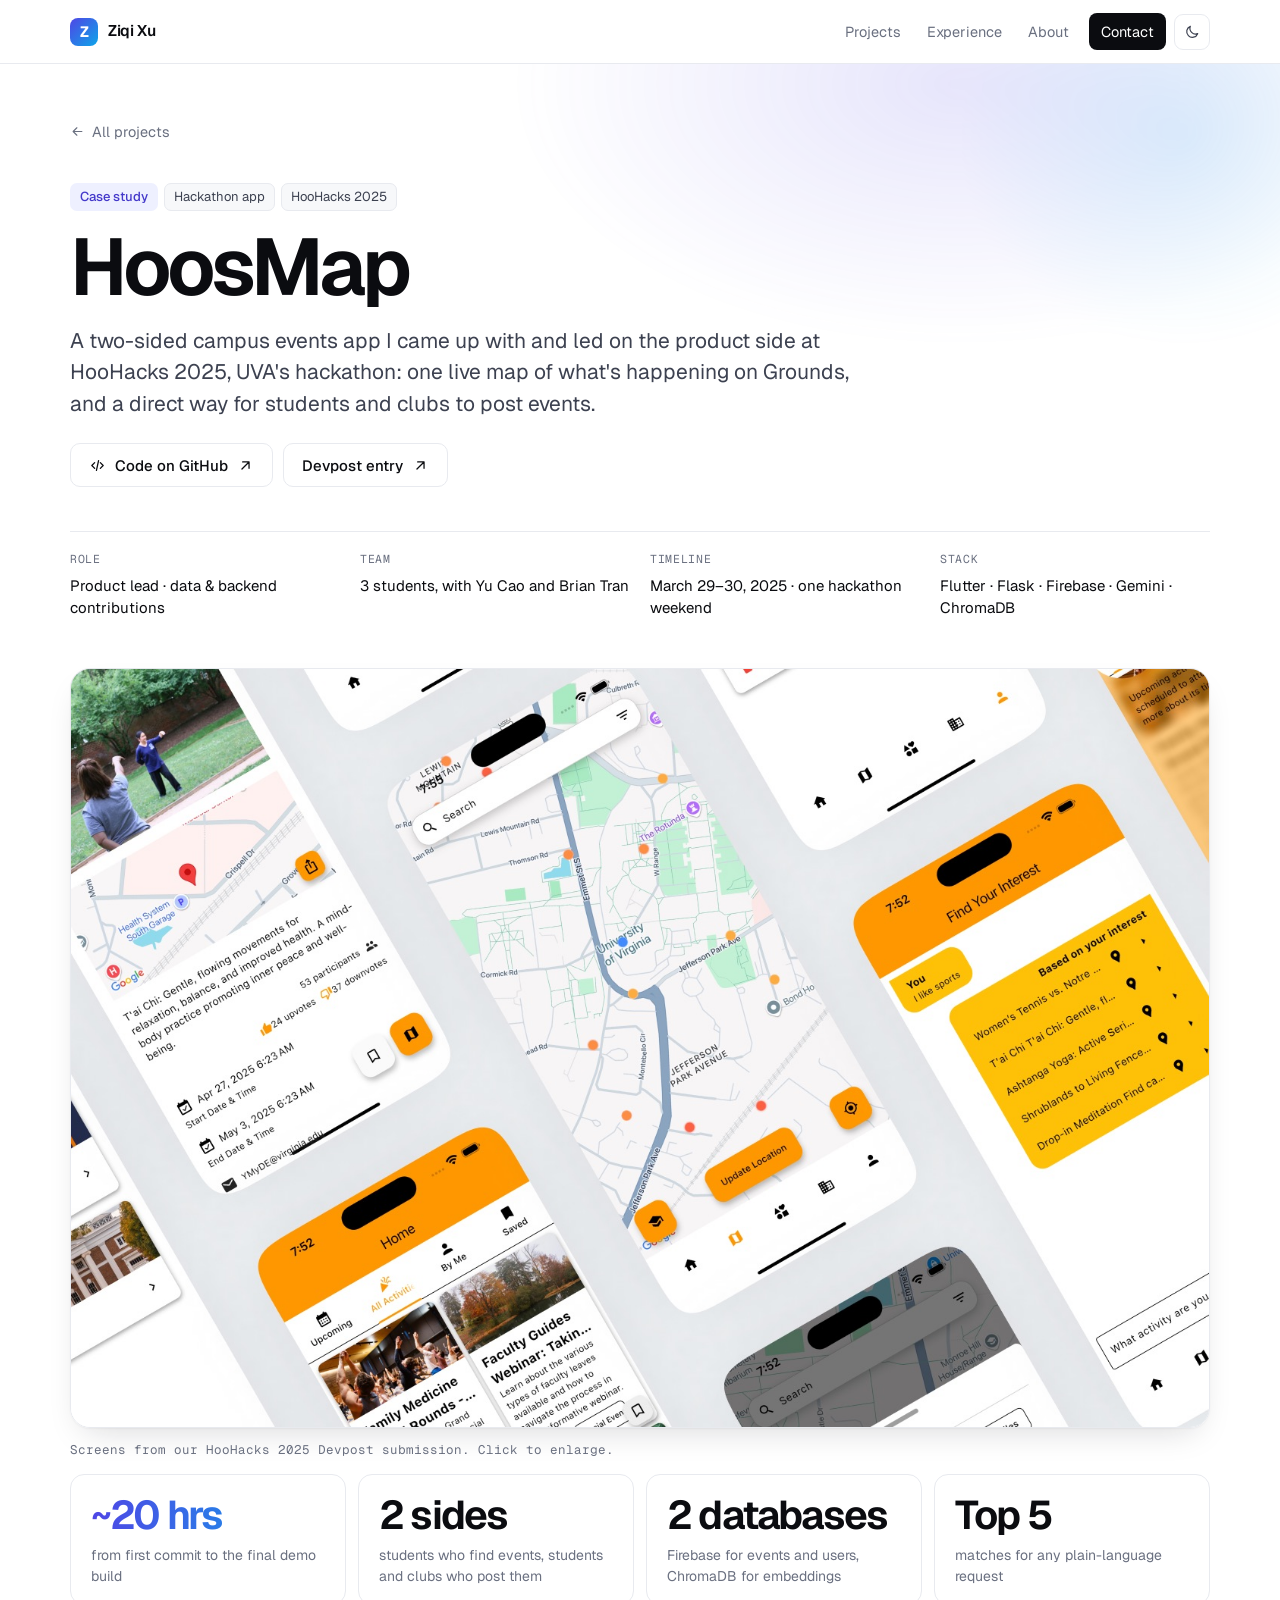
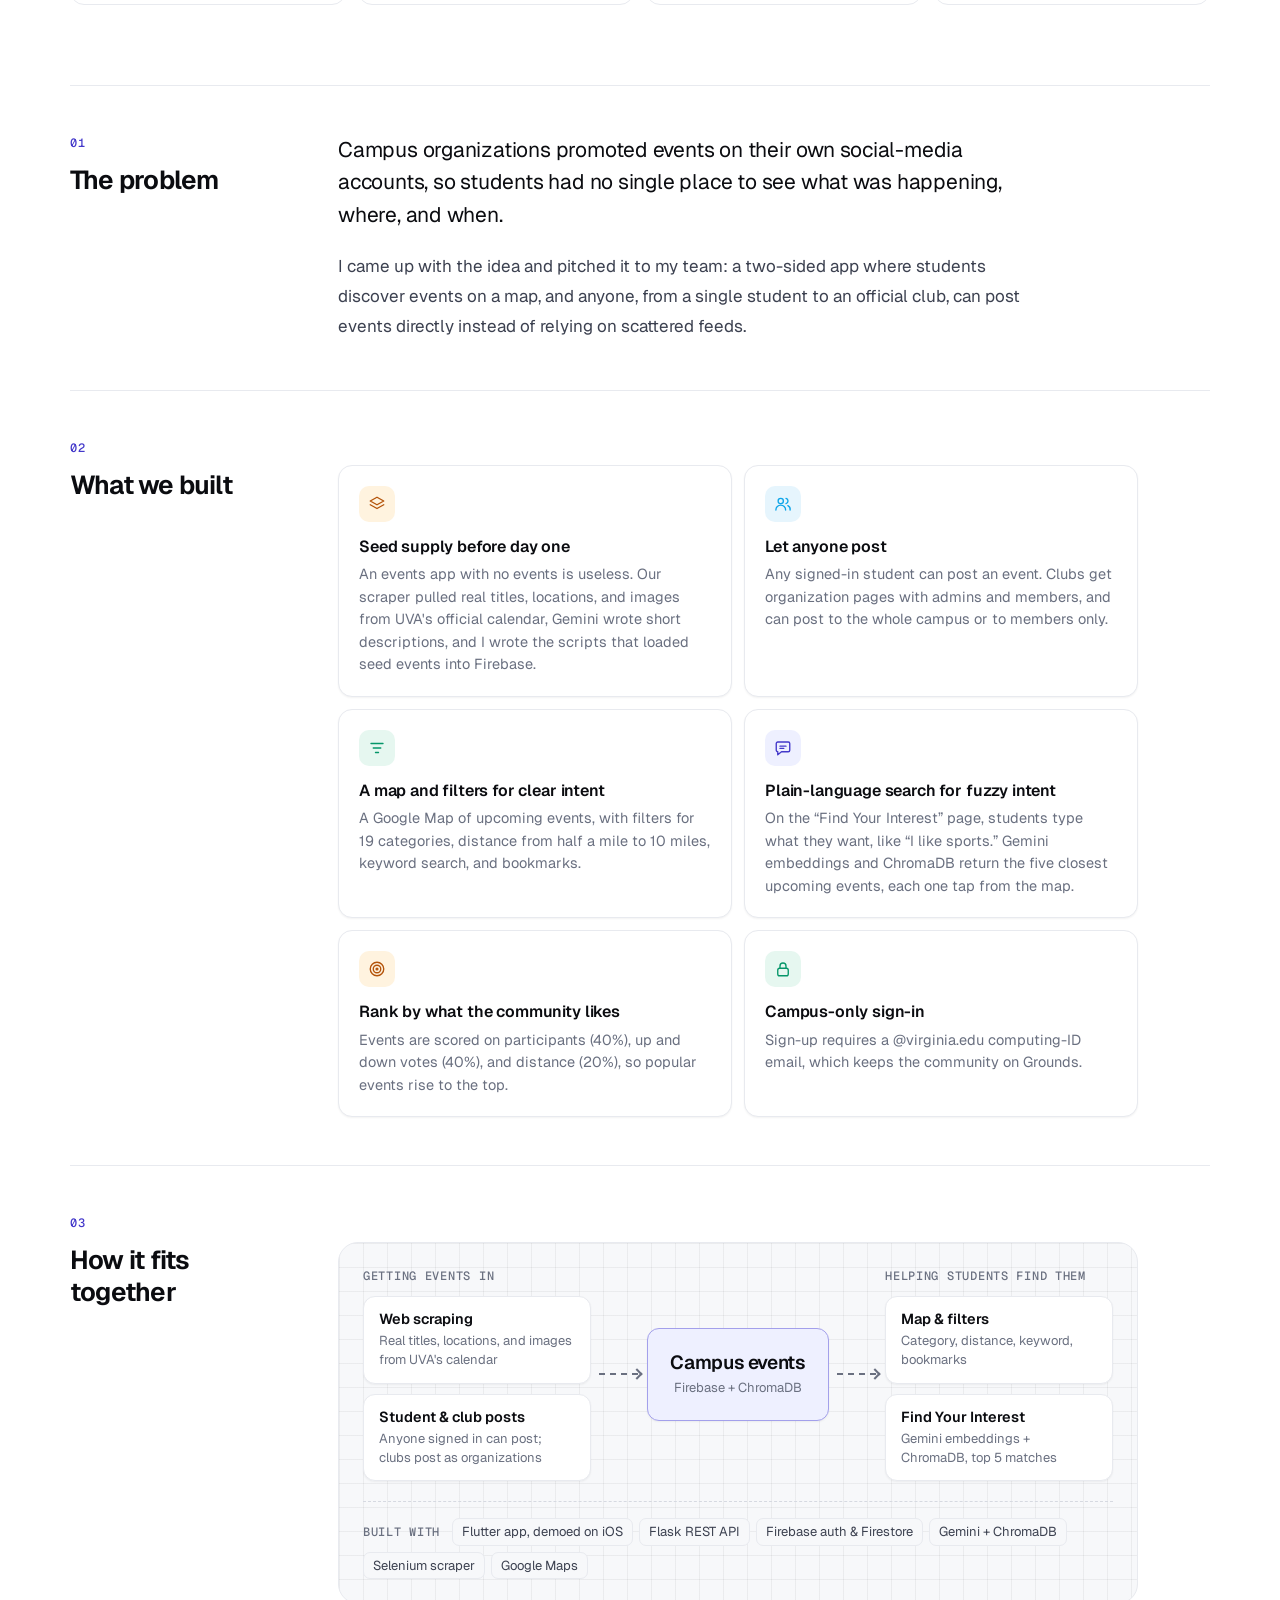
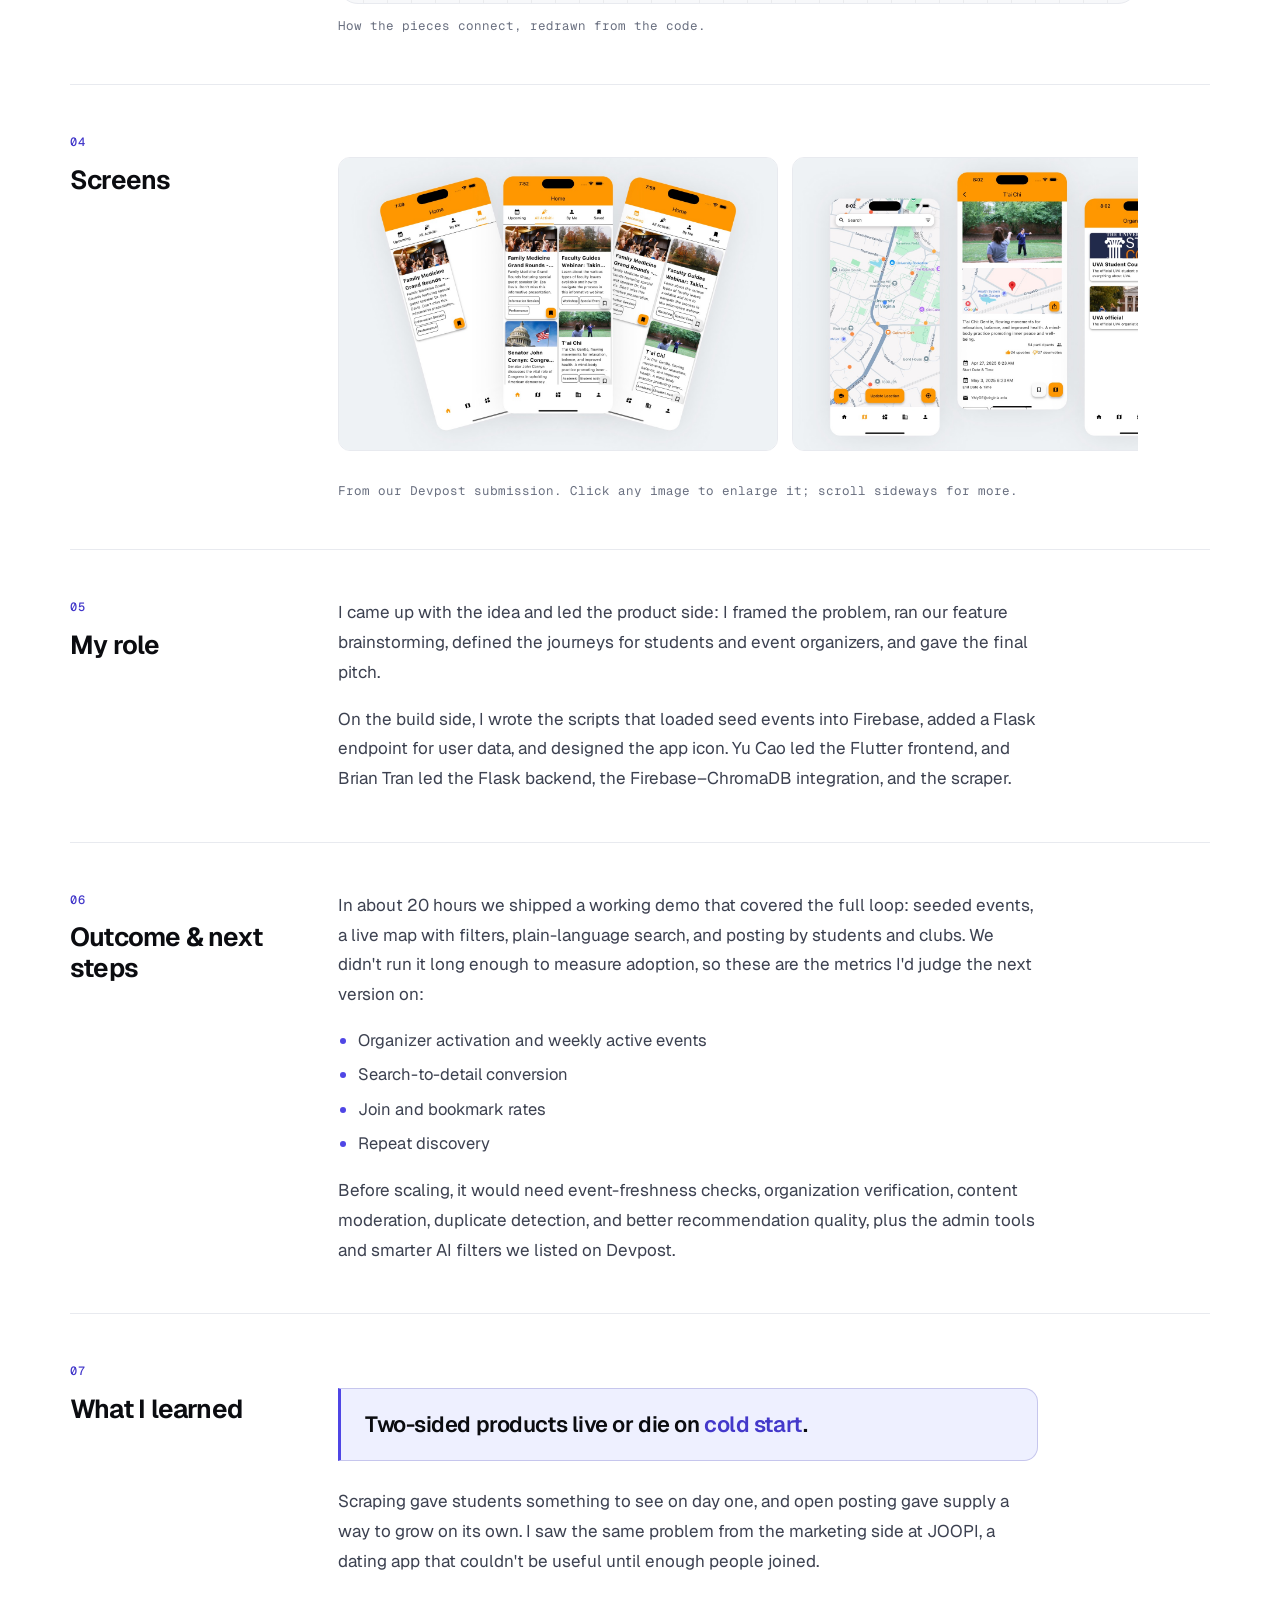
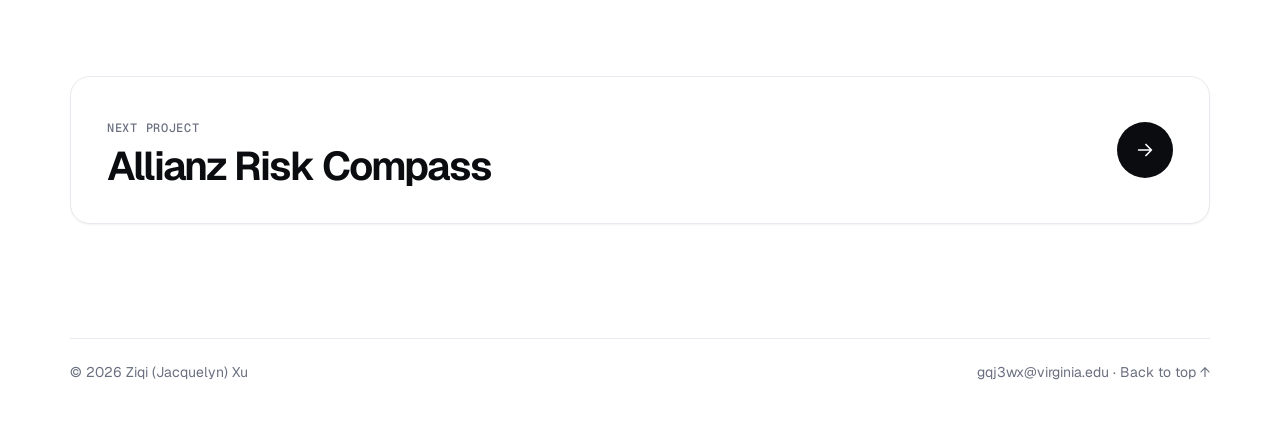
<file: projects/hoosmap/index.html>
<!doctype html>
<html lang="en">
<head>
  <meta charset="utf-8">
  <meta name="viewport" content="width=device-width, initial-scale=1">
  <title>HoosMap — Ziqi Xu</title>
  <meta name="description" content="A two-sided campus events app from HooHacks 2025: a live map of UVA events, open posting for students and clubs, and plain-language search with Gemini embeddings and ChromaDB.">
  <meta name="author" content="Ziqi (Jacquelyn) Xu">
  <meta name="theme-color" content="#ffffff" media="(prefers-color-scheme: light)">
  <meta name="theme-color" content="#0a0b0f" media="(prefers-color-scheme: dark)">
  <meta property="og:type" content="article">
  <meta property="og:title" content="HoosMap — Ziqi Xu">
  <meta property="og:description" content="A two-sided campus events app from HooHacks 2025: a live map of UVA events, open posting for students and clubs, and plain-language search with Gemini embeddings and ChromaDB.">
  <link rel="icon" href="../../assets/favicon.svg" type="image/svg+xml">
  <link rel="preconnect" href="https://fonts.googleapis.com">
  <link rel="preconnect" href="https://fonts.gstatic.com" crossorigin>
  <link rel="stylesheet" href="https://fonts.googleapis.com/css2?family=Geist:wght@100..900&family=Geist+Mono:wght@400;500&display=swap">
  <link rel="stylesheet" href="../../assets/css/style.css">
  <script>
    (function () {
      var d = document.documentElement;
      d.classList.add("js");
      try {
        var t = localStorage.getItem("theme");
        if (t === "light" || t === "dark") d.setAttribute("data-theme", t);
      } catch (e) {}
    })();
  </script>
  <script src="../../assets/js/main.js" defer></script>
</head>
<body id="top">
  <a class="skip-link" href="#main">Skip to content</a>

  <svg width="0" height="0" style="position:absolute" aria-hidden="true">
    <symbol id="i-arrow-right" viewBox="0 0 24 24"><path d="M5 12h14M13 6l6 6-6 6"/></symbol>
    <symbol id="i-arrow-left" viewBox="0 0 24 24"><path d="M19 12H5M11 18l-6-6 6-6"/></symbol>
    <symbol id="i-arrow-up-right" viewBox="0 0 24 24"><path d="M7 17L17 7M8 7h9v9"/></symbol>
    <symbol id="i-sun" viewBox="0 0 24 24"><circle cx="12" cy="12" r="4"/><path d="M12 2v2M12 20v2M4.9 4.9l1.4 1.4M17.7 17.7l1.4 1.4M2 12h2M20 12h2M4.9 19.1l1.4-1.4M17.7 6.3l1.4-1.4"/></symbol>
    <symbol id="i-moon" viewBox="0 0 24 24"><path d="M20.5 14.5A8.5 8.5 0 0 1 9.5 3.5a8.5 8.5 0 1 0 11 11z"/></symbol>
    <symbol id="i-globe" viewBox="0 0 24 24"><circle cx="12" cy="12" r="9"/><path d="M3 12h18M12 3a14 14 0 0 1 0 18M12 3a14 14 0 0 0 0 18"/></symbol>
    <symbol id="i-users" viewBox="0 0 24 24"><circle cx="9" cy="8" r="3.5"/><path d="M2.5 20a6.5 6.5 0 0 1 13 0M16 4.6a3.5 3.5 0 0 1 0 6.8M18.5 14.2A5.5 5.5 0 0 1 21.5 20"/></symbol>
    <symbol id="i-chat" viewBox="0 0 24 24"><path d="M5 4h14a2 2 0 0 1 2 2v9a2 2 0 0 1-2 2h-9l-5 4v-4a2 2 0 0 1-2-2V6a2 2 0 0 1 2-2z"/><path d="M8 9.5h8M8 12.5h5"/></symbol>
    <symbol id="i-filter" viewBox="0 0 24 24"><path d="M4 6h16M7 12h10M10 18h4"/></symbol>
    <symbol id="i-layers" viewBox="0 0 24 24"><path d="M12 3l9 5-9 5-9-5z"/><path d="M3 13l9 5 9-5"/></symbol>
    <symbol id="i-page" viewBox="0 0 24 24"><rect x="5" y="3" width="14" height="18" rx="2.5"/><path d="M9 8h6M9 12h6M9 16h3"/></symbol>
    <symbol id="i-pulse" viewBox="0 0 24 24"><path d="M3 12h4l2.5-5 4 10 2.5-5H21"/></symbol>
    <symbol id="i-clock" viewBox="0 0 24 24"><circle cx="12" cy="12" r="9"/><path d="M12 7v5l3 2"/></symbol>
    <symbol id="i-target" viewBox="0 0 24 24"><circle cx="12" cy="12" r="9"/><circle cx="12" cy="12" r="5"/><circle cx="12" cy="12" r="1.2"/></symbol>
    <symbol id="i-list-check" viewBox="0 0 24 24"><path d="M11 6h9M11 12h9M11 18h9M4 6l1.5 1.5L8 5M4 12l1.5 1.5L8 11M4 18l1.5 1.5L8 17"/></symbol>
    <symbol id="i-tag" viewBox="0 0 24 24"><path d="M3 12V4a1 1 0 0 1 1-1h8l9 9-9 9z"/><circle cx="8" cy="8" r="1.5"/></symbol>
    <symbol id="i-code" viewBox="0 0 24 24"><path d="M8 8l-4 4 4 4M16 8l4 4-4 4M13.5 5l-3 14"/></symbol>
    <symbol id="i-lock" viewBox="0 0 24 24"><rect x="5" y="11" width="14" height="10" rx="2.5"/><path d="M8 11V8a4 4 0 0 1 8 0v3"/></symbol>
    <symbol id="i-layout" viewBox="0 0 24 24"><rect x="3" y="3" width="18" height="18" rx="2.5"/><path d="M3 9h18M9 21V9"/></symbol>
  </svg>

  <header class="site-nav">
    <div class="wrap nav-inner">
      <a class="brand" href="../../" aria-label="Ziqi Xu, home">
        <span class="brand-mark" aria-hidden="true">Z</span>
        <span class="brand-name">Ziqi Xu</span>
      </a>
      <nav class="nav-links" aria-label="Primary">
        <a href="../../#projects">Projects</a>
        <a href="../../#experience" class="hide-sm">Experience</a>
        <a href="../../#about">About</a>
        <a class="nav-cta" href="../../#contact">Contact</a>
        <button class="theme-toggle" type="button" data-theme-toggle aria-label="Toggle dark mode">
          <svg class="icon i-moon" aria-hidden="true"><use href="#i-moon"/></svg>
          <svg class="icon i-sun" aria-hidden="true"><use href="#i-sun"/></svg>
        </button>
      </nav>
    </div>
  </header>

  <main id="main">
    <article>
      <header class="cs-hero">
        <div class="wrap">
          <a class="back-link" href="../../#projects"><svg class="icon" aria-hidden="true"><use href="#i-arrow-left"/></svg>All projects</a>
          <ul class="cs-tags reveal"><li class="chip chip-accent">Case study</li><li class="chip">Hackathon app</li><li class="chip">HooHacks 2025</li></ul>
          <h1 class="cs-title reveal" style="--d:1">HoosMap</h1>
          <p class="cs-dek reveal" style="--d:2">A two-sided campus events app I came up with and led on the product side at HooHacks 2025, UVA's hackathon: one live map of what's happening on Grounds, and a direct way for students and clubs to post events.</p>
          <div class="cs-actions reveal" style="--d:2"><a class="btn" href="https://github.com/HeyXzq/HoosMap" target="_blank" rel="noopener"><svg class="icon" aria-hidden="true"><use href="#i-code"/></svg>Code on GitHub <svg class="icon i-arrow-up-right" aria-hidden="true"><use href="#i-arrow-up-right"/></svg></a><a class="btn" href="https://devpost.com/software/hoosmap" target="_blank" rel="noopener">Devpost entry <svg class="icon i-arrow-up-right" aria-hidden="true"><use href="#i-arrow-up-right"/></svg></a></div>
          <dl class="cs-meta reveal" style="--d:3">
            <div><dt>Role</dt><dd>Product lead · data &amp; backend contributions</dd></div>
            <div><dt>Team</dt><dd>3 students, with Yu Cao and Brian Tran</dd></div>
            <div><dt>Timeline</dt><dd>March 29–30, 2025 · one hackathon weekend</dd></div>
            <div><dt>Stack</dt><dd>Flutter · Flask · Firebase · Gemini · ChromaDB</dd></div>
          </dl>
          <figure class="cs-cover reveal">
            <a class="zoom" href="../../assets/img/hoosmap/hoosmap-overview.jpg" data-lightbox><img src="../../assets/img/hoosmap/hoosmap-overview.jpg" alt="HoosMap screens: an event page, the campus map with event pins, the home feed, and the Find Your Interest search showing five matches for “I like sports”" width="1500" height="1000" loading="lazy"></a>
          </figure>
          <p class="caption">Screens from our HooHacks 2025 Devpost submission. Click to enlarge.</p>
          <div class="stats">
            <div class="stat reveal" style="--d:0"><b>~20 hrs</b><span>from first commit to the final demo build</span></div>
            <div class="stat reveal" style="--d:1"><b>2 sides</b><span>students who find events, students and clubs who post them</span></div>
            <div class="stat reveal" style="--d:2"><b>2 databases</b><span>Firebase for events and users, ChromaDB for embeddings</span></div>
            <div class="stat reveal" style="--d:3"><b>Top 5</b><span>matches for any plain-language request</span></div>
          </div>
        </div>
      </header>
      <div class="cs-body">
        <div class="wrap">
          <section class="cs-section">
            <header class="reveal"><p class="eyebrow">01</p><h2>The problem</h2></header>
            <div class="cs-content reveal">
              <p class="lead">Campus organizations promoted events on their own social-media accounts, so students had no single place to see what was happening, where, and when.</p>
              <p>I came up with the idea and pitched it to my team: a two-sided app where students discover events on a map, and anyone, from a single student to an official club, can post events directly instead of relying on scattered feeds.</p>
            </div>
          </section>
          <section class="cs-section">
            <header class="reveal"><p class="eyebrow">02</p><h2>What we built</h2></header>
            <div class="cs-content reveal">
              <div class="cards cards-2">
                <div class="mini-card amber"><span class="ico"><svg class="icon" aria-hidden="true"><use href="#i-layers"/></svg></span><h3>Seed supply before day one</h3><p>An events app with no events is useless. Our scraper pulled real titles, locations, and images from UVA's official calendar, Gemini wrote short descriptions, and I wrote the scripts that loaded seed events into Firebase.</p></div>
                <div class="mini-card sky"><span class="ico"><svg class="icon" aria-hidden="true"><use href="#i-users"/></svg></span><h3>Let anyone post</h3><p>Any signed-in student can post an event. Clubs get organization pages with admins and members, and can post to the whole campus or to members only.</p></div>
                <div class="mini-card green"><span class="ico"><svg class="icon" aria-hidden="true"><use href="#i-filter"/></svg></span><h3>A map and filters for clear intent</h3><p>A Google Map of upcoming events, with filters for 19 categories, distance from half a mile to 10 miles, keyword search, and bookmarks.</p></div>
                <div class="mini-card"><span class="ico"><svg class="icon" aria-hidden="true"><use href="#i-chat"/></svg></span><h3>Plain-language search for fuzzy intent</h3><p>On the “Find Your Interest” page, students type what they want, like “I like sports.” Gemini embeddings and ChromaDB return the five closest upcoming events, each one tap from the map.</p></div>
                <div class="mini-card amber"><span class="ico"><svg class="icon" aria-hidden="true"><use href="#i-target"/></svg></span><h3>Rank by what the community likes</h3><p>Events are scored on participants (40%), up and down votes (40%), and distance (20%), so popular events rise to the top.</p></div>
                <div class="mini-card green"><span class="ico"><svg class="icon" aria-hidden="true"><use href="#i-lock"/></svg></span><h3>Campus-only sign-in</h3><p>Sign-up requires a @virginia.edu computing-ID email, which keeps the community on Grounds.</p></div>
              </div>
            </div>
          </section>
          <section class="cs-section">
            <header class="reveal"><p class="eyebrow">03</p><h2>How it fits together</h2></header>
            <div class="cs-content reveal">
              <div class="sysmap" role="img" aria-label="Diagram: a web scraper and student and club posts feed one event store in Firebase and ChromaDB; students find events through a map with filters and a plain-language search">
                <div class="sys-col">
                  <span class="eyebrow">Getting events in</span>
                  <div class="sys-node"><b>Web scraping</b><span>Real titles, locations, and images from UVA's calendar</span></div>
                  <div class="sys-node"><b>Student &amp; club posts</b><span>Anyone signed in can post; clubs post as organizations</span></div>
                </div>
                <div class="sys-arrow" aria-hidden="true"></div>
                <div class="sys-node core"><b>Campus events</b><span>Firebase + ChromaDB</span></div>
                <div class="sys-arrow" aria-hidden="true"></div>
                <div class="sys-col">
                  <span class="eyebrow">Helping students find them</span>
                  <div class="sys-node"><b>Map &amp; filters</b><span>Category, distance, keyword, bookmarks</span></div>
                  <div class="sys-node"><b>Find Your Interest</b><span>Gemini embeddings + ChromaDB, top 5 matches</span></div>
                </div>
                <div class="sys-stack">
                  <span class="eyebrow">Built with</span>
                  <span class="chip">Flutter app, demoed on iOS</span><span class="chip">Flask REST API</span><span class="chip">Firebase auth &amp; Firestore</span><span class="chip">Gemini + ChromaDB</span><span class="chip">Selenium scraper</span><span class="chip">Google Maps</span>
                </div>
              </div>
              <p class="caption">How the pieces connect, redrawn from the code.</p>
            </div>
          </section>
          <section class="cs-section">
            <header class="reveal"><p class="eyebrow">04</p><h2>Screens</h2></header>
            <div class="cs-content reveal">
              <div class="gallery">
                <a href="../../assets/img/hoosmap/hoosmap-home-feed.jpg" data-lightbox><img src="../../assets/img/hoosmap/hoosmap-home-feed.jpg" alt="Home feed with Upcoming, All Activities, By Me, and Saved tabs and event cards" width="1500" height="1000" loading="lazy"></a>
                <a href="../../assets/img/hoosmap/hoosmap-map-event-orgs.jpg" data-lightbox><img src="../../assets/img/hoosmap/hoosmap-map-event-orgs.jpg" alt="Campus map with search and filters, an event page with votes and participants, and the Organizations page" width="1500" height="1000" loading="lazy"></a>
                <a href="../../assets/img/hoosmap/hoosmap-create-event.jpg" data-lightbox><img src="../../assets/img/hoosmap/hoosmap-create-event.jpg" alt="The By Me tab, a profile page, and the Create Activity form with an organization picker" width="1500" height="1000" loading="lazy"></a>
                <a href="../../assets/img/hoosmap/hoosmap-filters-signup.jpg" data-lightbox><img src="../../assets/img/hoosmap/hoosmap-filters-signup.jpg" alt="Event voting, the sign-up screen, and the filter sheet with categories and a bookmarked-only toggle" width="1500" height="1000" loading="lazy"></a>
              </div>
              <p class="caption">From our Devpost submission. Click any image to enlarge it; scroll sideways for more.</p>
            </div>
          </section>
          <section class="cs-section">
            <header class="reveal"><p class="eyebrow">05</p><h2>My role</h2></header>
            <div class="cs-content reveal">
              <p>I came up with the idea and led the product side: I framed the problem, ran our feature brainstorming, defined the journeys for students and event organizers, and gave the final pitch.</p>
              <p>On the build side, I wrote the scripts that loaded seed events into Firebase, added a Flask endpoint for user data, and designed the app icon. Yu Cao led the Flutter frontend, and Brian Tran led the Flask backend, the Firebase–ChromaDB integration, and the scraper.</p>
            </div>
          </section>
          <section class="cs-section">
            <header class="reveal"><p class="eyebrow">06</p><h2>Outcome &amp; next steps</h2></header>
            <div class="cs-content reveal">
              <p>In about 20 hours we shipped a working demo that covered the full loop: seeded events, a live map with filters, plain-language search, and posting by students and clubs. We didn't run it long enough to measure adoption, so these are the metrics I'd judge the next version on:</p>
              <ul>
                <li>Organizer activation and weekly active events</li>
                <li>Search-to-detail conversion</li>
                <li>Join and bookmark rates</li>
                <li>Repeat discovery</li>
              </ul>
              <p>Before scaling, it would need event-freshness checks, organization verification, content moderation, duplicate detection, and better recommendation quality, plus the admin tools and smarter AI filters we listed on Devpost.</p>
            </div>
          </section>
          <section class="cs-section">
            <header class="reveal"><p class="eyebrow">07</p><h2>What I learned</h2></header>
            <div class="cs-content reveal">
              <p class="callout">Two-sided products live or die on <em>cold start</em>.</p>
              <p>Scraping gave students something to see on day one, and open posting gave supply a way to grow on its own. I saw the same problem from the marketing side at JOOPI, a dating app that couldn't be useful until enough people joined.</p>
            </div>
          </section>
        </div>
      </div>
      <nav class="cs-next wrap" aria-label="Next project">
        <a class="next-card" href="../allianz-risk-compass/">
          <span><span class="eyebrow">Next project</span><span class="next-title">Allianz Risk Compass</span></span>
          <span class="arrow-circle"><svg class="icon" aria-hidden="true"><use href="#i-arrow-right"/></svg></span>
        </a>
      </nav>
    </article>
  </main>

  <footer class="site-footer">
    <div class="wrap footer-inner">
      <span>© <span data-year>2026</span> Ziqi (Jacquelyn) Xu</span>
      <span><a href="mailto:gqj3wx@virginia.edu">gqj3wx@virginia.edu</a> · <a href="#top">Back to top ↑</a></span>
    </div>
  </footer>
</body>
</html>
</file>
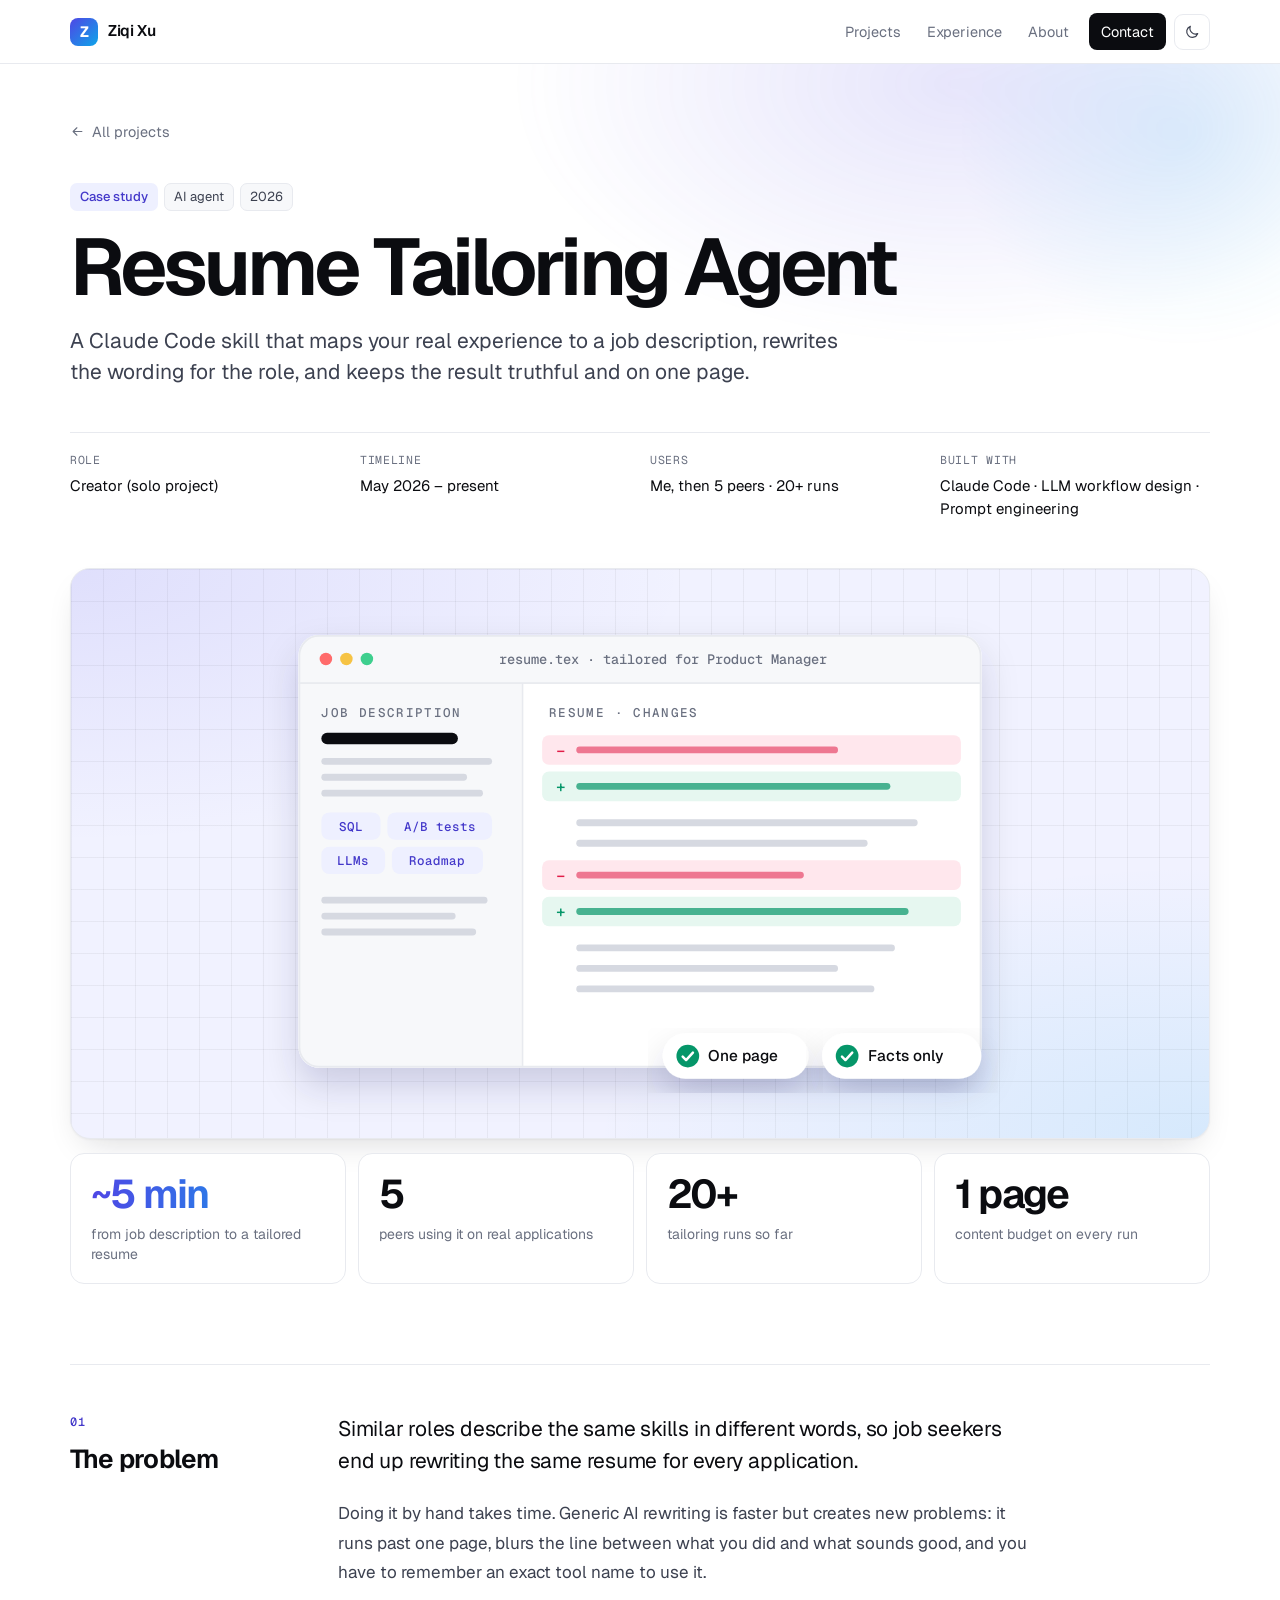
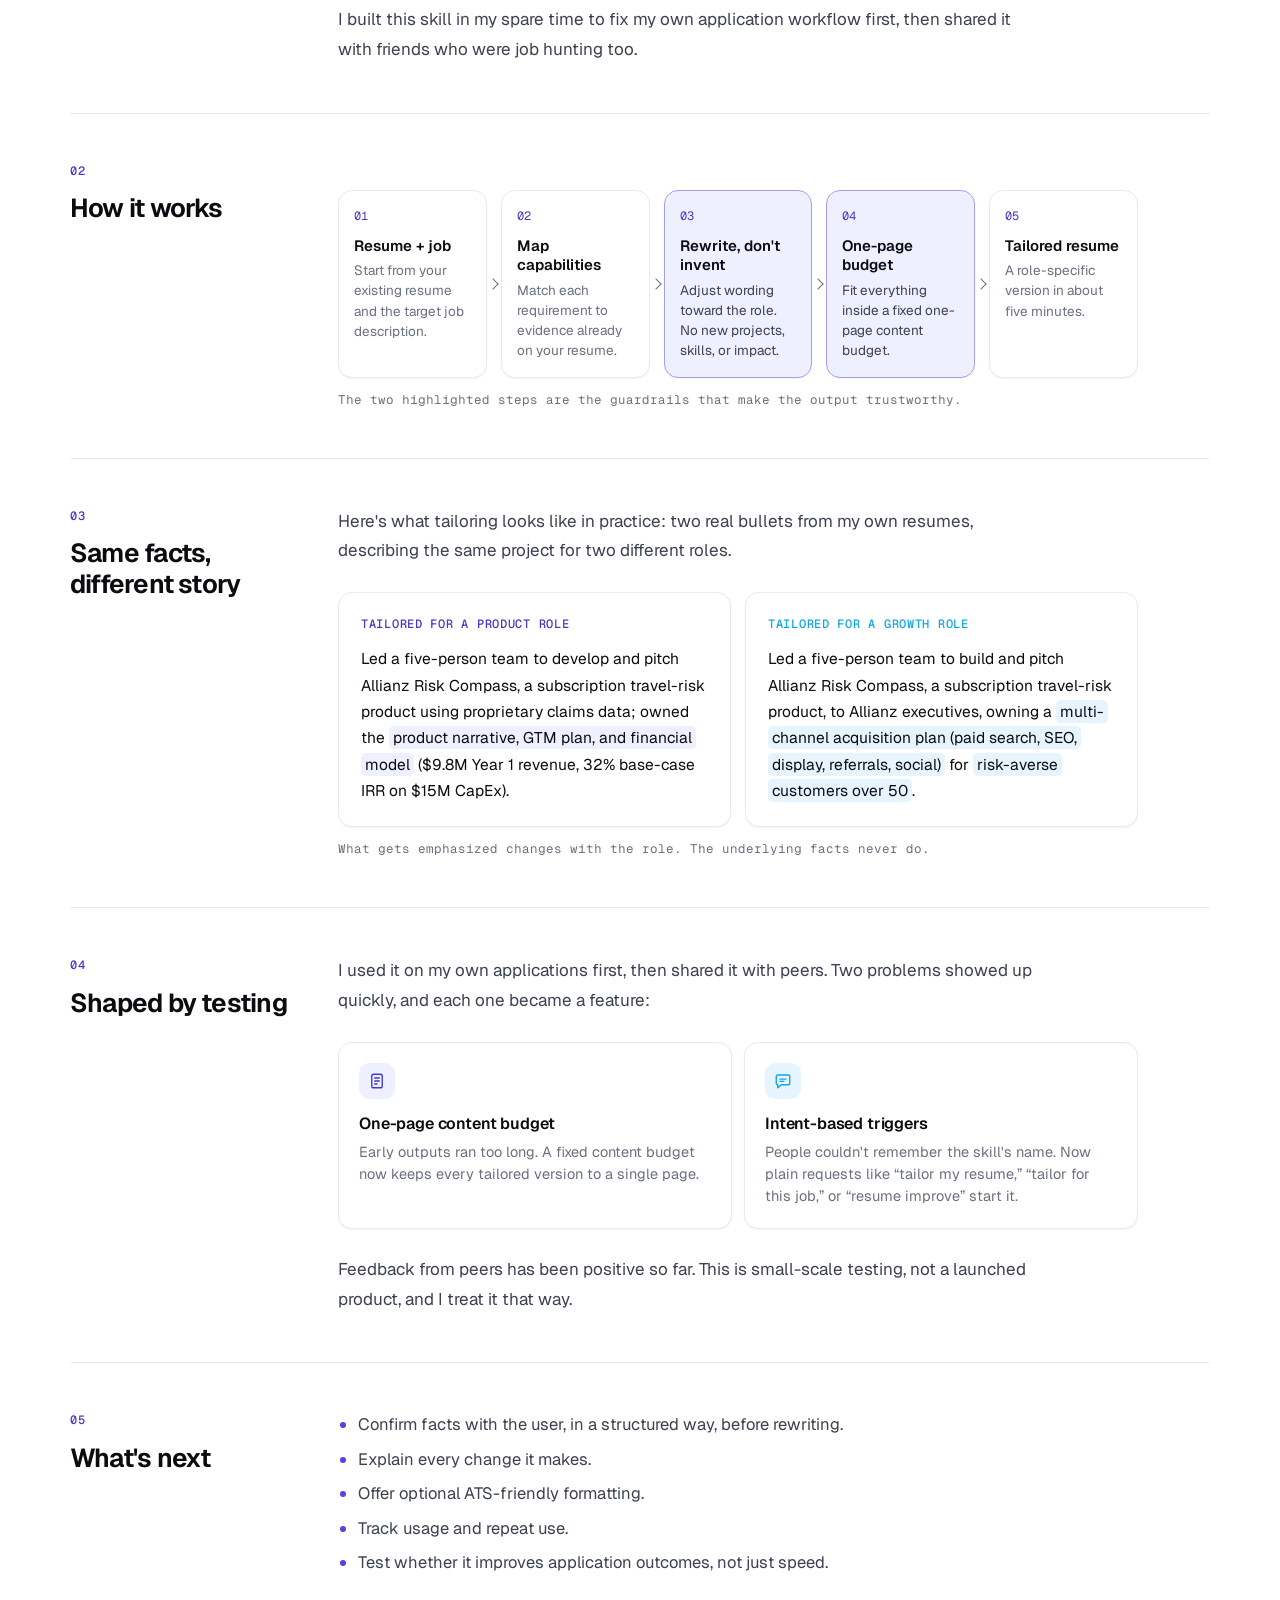
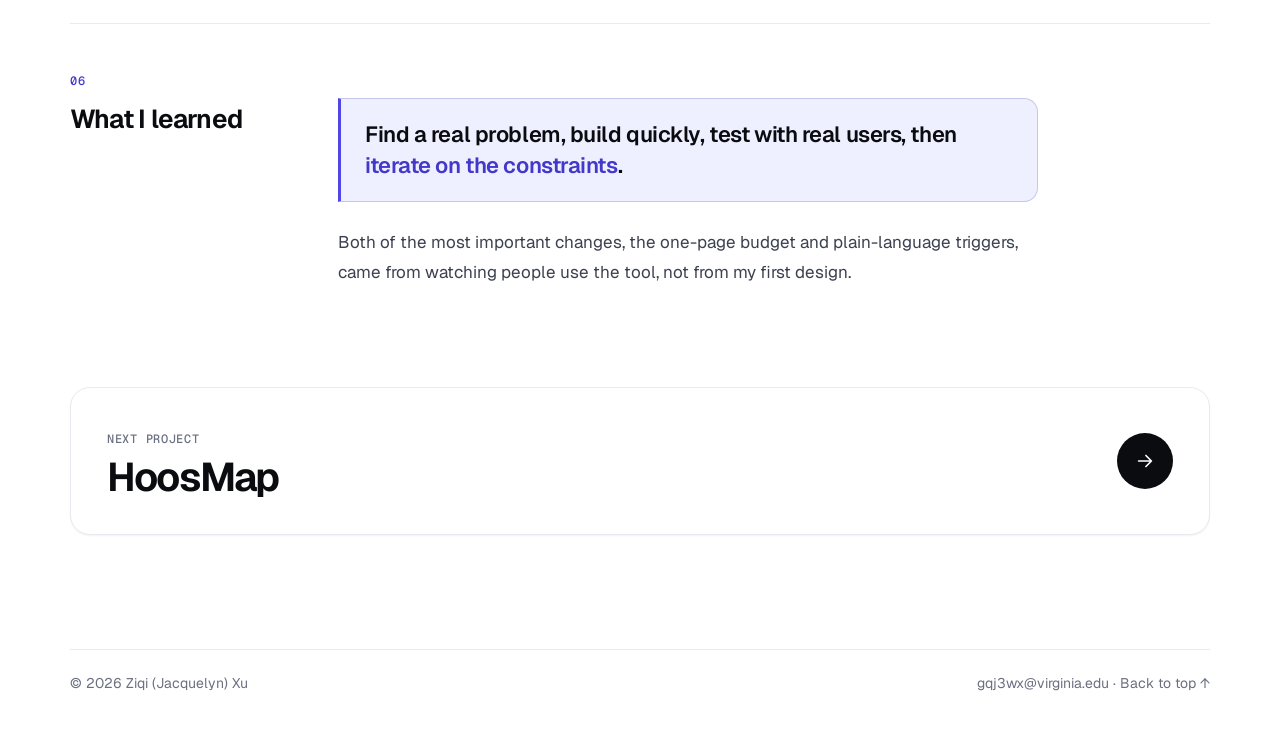
<file: projects/resume-agent/index.html>
<!doctype html>
<html lang="en">
<head>
  <meta charset="utf-8">
  <meta name="viewport" content="width=device-width, initial-scale=1">
  <title>Resume Tailoring Agent — Ziqi Xu</title>
  <meta name="description" content="How I built a Claude Code skill that tailors resumes to a job description without inventing experience, and keeps them to one page.">
  <meta name="author" content="Ziqi (Jacquelyn) Xu">
  <meta name="theme-color" content="#ffffff" media="(prefers-color-scheme: light)">
  <meta name="theme-color" content="#0a0b0f" media="(prefers-color-scheme: dark)">
  <meta property="og:type" content="article">
  <meta property="og:title" content="Resume Tailoring Agent — Ziqi Xu">
  <meta property="og:description" content="How I built a Claude Code skill that tailors resumes to a job description without inventing experience, and keeps them to one page.">
  <link rel="icon" href="../../assets/favicon.svg" type="image/svg+xml">
  <link rel="preconnect" href="https://fonts.googleapis.com">
  <link rel="preconnect" href="https://fonts.gstatic.com" crossorigin>
  <link rel="stylesheet" href="https://fonts.googleapis.com/css2?family=Geist:wght@100..900&family=Geist+Mono:wght@400;500&display=swap">
  <link rel="stylesheet" href="../../assets/css/style.css">
  <script>
    (function () {
      var d = document.documentElement;
      d.classList.add("js");
      try {
        var t = localStorage.getItem("theme");
        if (t === "light" || t === "dark") d.setAttribute("data-theme", t);
      } catch (e) {}
    })();
  </script>
  <script src="../../assets/js/main.js" defer></script>
</head>
<body id="top">
  <a class="skip-link" href="#main">Skip to content</a>

  <svg width="0" height="0" style="position:absolute" aria-hidden="true">
    <symbol id="i-arrow-right" viewBox="0 0 24 24"><path d="M5 12h14M13 6l6 6-6 6"/></symbol>
    <symbol id="i-arrow-left" viewBox="0 0 24 24"><path d="M19 12H5M11 18l-6-6 6-6"/></symbol>
    <symbol id="i-arrow-up-right" viewBox="0 0 24 24"><path d="M7 17L17 7M8 7h9v9"/></symbol>
    <symbol id="i-sun" viewBox="0 0 24 24"><circle cx="12" cy="12" r="4"/><path d="M12 2v2M12 20v2M4.9 4.9l1.4 1.4M17.7 17.7l1.4 1.4M2 12h2M20 12h2M4.9 19.1l1.4-1.4M17.7 6.3l1.4-1.4"/></symbol>
    <symbol id="i-moon" viewBox="0 0 24 24"><path d="M20.5 14.5A8.5 8.5 0 0 1 9.5 3.5a8.5 8.5 0 1 0 11 11z"/></symbol>
    <symbol id="i-globe" viewBox="0 0 24 24"><circle cx="12" cy="12" r="9"/><path d="M3 12h18M12 3a14 14 0 0 1 0 18M12 3a14 14 0 0 0 0 18"/></symbol>
    <symbol id="i-users" viewBox="0 0 24 24"><circle cx="9" cy="8" r="3.5"/><path d="M2.5 20a6.5 6.5 0 0 1 13 0M16 4.6a3.5 3.5 0 0 1 0 6.8M18.5 14.2A5.5 5.5 0 0 1 21.5 20"/></symbol>
    <symbol id="i-chat" viewBox="0 0 24 24"><path d="M5 4h14a2 2 0 0 1 2 2v9a2 2 0 0 1-2 2h-9l-5 4v-4a2 2 0 0 1-2-2V6a2 2 0 0 1 2-2z"/><path d="M8 9.5h8M8 12.5h5"/></symbol>
    <symbol id="i-filter" viewBox="0 0 24 24"><path d="M4 6h16M7 12h10M10 18h4"/></symbol>
    <symbol id="i-layers" viewBox="0 0 24 24"><path d="M12 3l9 5-9 5-9-5z"/><path d="M3 13l9 5 9-5"/></symbol>
    <symbol id="i-page" viewBox="0 0 24 24"><rect x="5" y="3" width="14" height="18" rx="2.5"/><path d="M9 8h6M9 12h6M9 16h3"/></symbol>
    <symbol id="i-pulse" viewBox="0 0 24 24"><path d="M3 12h4l2.5-5 4 10 2.5-5H21"/></symbol>
    <symbol id="i-clock" viewBox="0 0 24 24"><circle cx="12" cy="12" r="9"/><path d="M12 7v5l3 2"/></symbol>
    <symbol id="i-target" viewBox="0 0 24 24"><circle cx="12" cy="12" r="9"/><circle cx="12" cy="12" r="5"/><circle cx="12" cy="12" r="1.2"/></symbol>
    <symbol id="i-list-check" viewBox="0 0 24 24"><path d="M11 6h9M11 12h9M11 18h9M4 6l1.5 1.5L8 5M4 12l1.5 1.5L8 11M4 18l1.5 1.5L8 17"/></symbol>
    <symbol id="i-tag" viewBox="0 0 24 24"><path d="M3 12V4a1 1 0 0 1 1-1h8l9 9-9 9z"/><circle cx="8" cy="8" r="1.5"/></symbol>
    <symbol id="i-layout" viewBox="0 0 24 24"><rect x="3" y="3" width="18" height="18" rx="2.5"/><path d="M3 9h18M9 21V9"/></symbol>
  </svg>

  <header class="site-nav">
    <div class="wrap nav-inner">
      <a class="brand" href="../../" aria-label="Ziqi Xu, home">
        <span class="brand-mark" aria-hidden="true">Z</span>
        <span class="brand-name">Ziqi Xu</span>
      </a>
      <nav class="nav-links" aria-label="Primary">
        <a href="../../#projects">Projects</a>
        <a href="../../#experience" class="hide-sm">Experience</a>
        <a href="../../#about">About</a>
        <a class="nav-cta" href="../../#contact">Contact</a>
        <button class="theme-toggle" type="button" data-theme-toggle aria-label="Toggle dark mode">
          <svg class="icon i-moon" aria-hidden="true"><use href="#i-moon"/></svg>
          <svg class="icon i-sun" aria-hidden="true"><use href="#i-sun"/></svg>
        </button>
      </nav>
    </div>
  </header>

  <main id="main">
    <article>
      <header class="cs-hero">
        <div class="wrap">
          <a class="back-link" href="../../#projects"><svg class="icon" aria-hidden="true"><use href="#i-arrow-left"/></svg>All projects</a>
          <ul class="cs-tags reveal"><li class="chip chip-accent">Case study</li><li class="chip">AI agent</li><li class="chip">2026</li></ul>
          <h1 class="cs-title reveal" style="--d:1">Resume Tailoring Agent</h1>
          <p class="cs-dek reveal" style="--d:2">A Claude Code skill that maps your real experience to a job description, rewrites the wording for the role, and keeps the result truthful and on one page.</p>
          <dl class="cs-meta reveal" style="--d:3">
            <div><dt>Role</dt><dd>Creator (solo project)</dd></div>
            <div><dt>Timeline</dt><dd>May 2026 – present</dd></div>
            <div><dt>Users</dt><dd>Me, then 5 peers · 20+ runs</dd></div>
            <div><dt>Built with</dt><dd>Claude Code · LLM workflow design · Prompt engineering</dd></div>
          </dl>
          <div class="cs-cover cs-cover-art tint-indigo reveal">
            <svg class="art" viewBox="0 0 800 500" role="img" aria-label="Illustration: an editor window tailoring a resume to a job description, with checks for one page and facts only">
                <defs><filter id="sh-ra" x="-10%" y="-10%" width="120%" height="140%"><feDropShadow dx="0" dy="16" stdDeviation="16" flood-color="#1e1b4b" flood-opacity=".16"/></filter></defs>
                <rect class="paper" x="100" y="58" width="600" height="380" rx="18" filter="url(#sh-ra)"/>
                <path class="soft" d="M118 58h564a18 18 0 0 1 18 18v24H100V76a18 18 0 0 1 18-18z"/>
                <path class="soft" d="M100 100.5h196V438H118a18 18 0 0 1-18-18z"/>
                <rect class="ln-soft" x="100" y="99.5" width="600" height="1.5"/>
                <rect class="ln-soft" x="296" y="100.5" width="1.5" height="337.5"/>
                <rect class="s-line" x="100.75" y="58.75" width="598.5" height="378.5" rx="17.25" stroke-width="1.5"/>
                <circle cx="124" cy="79" r="5.5" fill="#ff6b6b"/><circle cx="142" cy="79" r="5.5" fill="#f6c344"/><circle cx="160" cy="79" r="5.5" fill="#3ecf8e"/>
                <text x="420" y="83.5" font-size="12" text-anchor="middle" class="t-muted">resume.tex · tailored for Product Manager</text>
                <text x="120" y="130" font-size="11" letter-spacing="1.2" class="t-muted">JOB DESCRIPTION</text>
                <rect class="ink" x="120" y="144" width="120" height="10" rx="5"/>
                <rect class="ln" x="120" y="166" width="150" height="6" rx="3"/>
                <rect class="ln" x="120" y="180" width="128" height="6" rx="3"/>
                <rect class="ln" x="120" y="194" width="142" height="6" rx="3"/>
                <rect class="acc-soft" x="120" y="214" width="52" height="24" rx="7"/><text x="146" y="230" font-size="11" text-anchor="middle" class="t-acc">SQL</text>
                <rect class="acc-soft" x="178" y="214" width="92" height="24" rx="7"/><text x="224" y="230" font-size="11" text-anchor="middle" class="t-acc">A/B tests</text>
                <rect class="acc-soft" x="120" y="244" width="56" height="24" rx="7"/><text x="148" y="260" font-size="11" text-anchor="middle" class="t-acc">LLMs</text>
                <rect class="acc-soft" x="182" y="244" width="80" height="24" rx="7"/><text x="222" y="260" font-size="11" text-anchor="middle" class="t-acc">Roadmap</text>
                <rect class="ln" x="120" y="288" width="146" height="6" rx="3"/>
                <rect class="ln" x="120" y="302" width="118" height="6" rx="3"/>
                <rect class="ln" x="120" y="316" width="136" height="6" rx="3"/>
                <text x="320" y="130" font-size="11" letter-spacing="1.2" class="t-muted">RESUME · CHANGES</text>
                <rect class="rose-soft" x="314" y="146" width="368" height="26" rx="6"/><text x="326" y="164" font-size="14" class="t-rose">−</text><rect class="rose" x="344" y="156" width="230" height="6" rx="3" opacity=".55"/>
                <rect class="green-soft" x="314" y="178" width="368" height="26" rx="6"/><text x="326" y="196" font-size="14" class="t-green">+</text><rect class="green" x="344" y="188" width="276" height="6" rx="3" opacity=".7"/>
                <rect class="ln" x="344" y="220" width="300" height="6" rx="3"/>
                <rect class="ln" x="344" y="238" width="256" height="6" rx="3"/>
                <rect class="rose-soft" x="314" y="256" width="368" height="26" rx="6"/><text x="326" y="274" font-size="14" class="t-rose">−</text><rect class="rose" x="344" y="266" width="200" height="6" rx="3" opacity=".55"/>
                <rect class="green-soft" x="314" y="288" width="368" height="26" rx="6"/><text x="326" y="306" font-size="14" class="t-green">+</text><rect class="green" x="344" y="298" width="292" height="6" rx="3" opacity=".7"/>
                <rect class="ln" x="344" y="330" width="280" height="6" rx="3"/>
                <rect class="ln" x="344" y="348" width="230" height="6" rx="3"/>
                <rect class="ln" x="344" y="366" width="262" height="6" rx="3"/>
                <rect class="paper" x="420" y="408" width="128" height="40" rx="20" filter="url(#sh-ra)"/>
                <circle class="green" cx="442" cy="428" r="10"/><path class="s-paper" d="M437.5 428.5l3 3 6-6.5" stroke-width="2.2" stroke-linecap="round" stroke-linejoin="round"/><text x="460" y="432.5" font-size="13.5" class="t-sans t-ink">One page</text>
                <rect class="paper" x="560" y="408" width="140" height="40" rx="20" filter="url(#sh-ra)"/>
                <circle class="green" cx="582" cy="428" r="10"/><path class="s-paper" d="M577.5 428.5l3 3 6-6.5" stroke-width="2.2" stroke-linecap="round" stroke-linejoin="round"/><text x="600" y="432.5" font-size="13.5" class="t-sans t-ink">Facts only</text>
              </svg>
          </div>
          <div class="stats">
            <div class="stat reveal" style="--d:0"><b>~5 min</b><span>from job description to a tailored resume</span></div>
            <div class="stat reveal" style="--d:1"><b>5</b><span>peers using it on real applications</span></div>
            <div class="stat reveal" style="--d:2"><b>20+</b><span>tailoring runs so far</span></div>
            <div class="stat reveal" style="--d:3"><b>1 page</b><span>content budget on every run</span></div>
          </div>
        </div>
      </header>
      <div class="cs-body">
        <div class="wrap">
          <section class="cs-section">
            <header class="reveal"><p class="eyebrow">01</p><h2>The problem</h2></header>
            <div class="cs-content reveal">
              <p class="lead">Similar roles describe the same skills in different words, so job seekers end up rewriting the same resume for every application.</p>
              <p>Doing it by hand takes time. Generic AI rewriting is faster but creates new problems: it runs past one page, blurs the line between what you did and what sounds good, and you have to remember an exact tool name to use it.</p>
              <p>I built this skill in my spare time to fix my own application workflow first, then shared it with friends who were job hunting too.</p>
            </div>
          </section>
          <section class="cs-section">
            <header class="reveal"><p class="eyebrow">02</p><h2>How it works</h2></header>
            <div class="cs-content reveal">
              <ol class="flow">
                <li><b>Resume + job</b><span>Start from your existing resume and the target job description.</span></li>
                <li><b>Map capabilities</b><span>Match each requirement to evidence already on your resume.</span></li>
                <li class="is-key"><b>Rewrite, don't invent</b><span>Adjust wording toward the role. No new projects, skills, or impact.</span></li>
                <li class="is-key"><b>One-page budget</b><span>Fit everything inside a fixed one-page content budget.</span></li>
                <li><b>Tailored resume</b><span>A role-specific version in about five minutes.</span></li>
              </ol>
              <p class="caption">The two highlighted steps are the guardrails that make the output trustworthy.</p>
            </div>
          </section>
          <section class="cs-section">
            <header class="reveal"><p class="eyebrow">03</p><h2>Same facts, different story</h2></header>
            <div class="cs-content reveal">
              <p>Here's what tailoring looks like in practice: two real bullets from my own resumes, describing the same project for two different roles.</p>
              <div class="compare">
                <div class="compare-card">
                  <span class="eyebrow">Tailored for a product role</span>
                  <p>Led a five-person team to develop and pitch Allianz Risk Compass, a subscription travel-risk product using proprietary claims data; owned the <mark>product narrative, GTM plan, and financial model</mark> ($9.8M Year 1 revenue, 32% base-case IRR on $15M CapEx).</p>
                </div>
                <div class="compare-card alt">
                  <span class="eyebrow">Tailored for a growth role</span>
                  <p>Led a five-person team to build and pitch Allianz Risk Compass, a subscription travel-risk product, to Allianz executives, owning a <mark>multi-channel acquisition plan (paid search, SEO, display, referrals, social)</mark> for <mark>risk-averse customers over 50</mark>.</p>
                </div>
              </div>
              <p class="caption">What gets emphasized changes with the role. The underlying facts never do.</p>
            </div>
          </section>
          <section class="cs-section">
            <header class="reveal"><p class="eyebrow">04</p><h2>Shaped by testing</h2></header>
            <div class="cs-content reveal">
              <p>I used it on my own applications first, then shared it with peers. Two problems showed up quickly, and each one became a feature:</p>
              <div class="cards cards-2">
                <div class="mini-card"><span class="ico"><svg class="icon" aria-hidden="true"><use href="#i-page"/></svg></span><h3>One-page content budget</h3><p>Early outputs ran too long. A fixed content budget now keeps every tailored version to a single page.</p></div>
                <div class="mini-card sky"><span class="ico"><svg class="icon" aria-hidden="true"><use href="#i-chat"/></svg></span><h3>Intent-based triggers</h3><p>People couldn't remember the skill's name. Now plain requests like “tailor my resume,” “tailor for this job,” or “resume improve” start it.</p></div>
              </div>
              <p>Feedback from peers has been positive so far. This is small-scale testing, not a launched product, and I treat it that way.</p>
            </div>
          </section>
          <section class="cs-section">
            <header class="reveal"><p class="eyebrow">05</p><h2>What's next</h2></header>
            <div class="cs-content reveal">
              <ul>
                <li>Confirm facts with the user, in a structured way, before rewriting.</li>
                <li>Explain every change it makes.</li>
                <li>Offer optional ATS-friendly formatting.</li>
                <li>Track usage and repeat use.</li>
                <li>Test whether it improves application outcomes, not just speed.</li>
              </ul>
            </div>
          </section>
          <section class="cs-section">
            <header class="reveal"><p class="eyebrow">06</p><h2>What I learned</h2></header>
            <div class="cs-content reveal">
              <p class="callout">Find a real problem, build quickly, test with real users, then <em>iterate on the constraints</em>.</p>
              <p>Both of the most important changes, the one-page budget and plain-language triggers, came from watching people use the tool, not from my first design.</p>
            </div>
          </section>
        </div>
      </div>

      <nav class="cs-next wrap" aria-label="Next project">
        <a class="next-card" href="../hoosmap/">
          <span><span class="eyebrow">Next project</span><span class="next-title">HoosMap</span></span>
          <span class="arrow-circle"><svg class="icon" aria-hidden="true"><use href="#i-arrow-right"/></svg></span>
        </a>
      </nav>
    </article>
  </main>

  <footer class="site-footer">
    <div class="wrap footer-inner">
      <span>© <span data-year>2026</span> Ziqi (Jacquelyn) Xu</span>
      <span><a href="mailto:gqj3wx@virginia.edu">gqj3wx@virginia.edu</a> · <a href="#top">Back to top ↑</a></span>
    </div>
  </footer>
</body>
</html>
</file>
<file: assets/css/style.css>
/* ==========================================================================
   Ziqi Xu — personal site · "Clean product" style
   1. Tokens  2. Base  3. Layout  4. Nav  5. Buttons  6. Home  7. Case study
   8. Diagrams  9. Illustrations  10. Review notes  11. Motion  12. Responsive
   ========================================================================== */

/* 1. Tokens ---------------------------------------------------------------- */
:root {
  color-scheme: light;
  --bg: #ffffff;
  --bg-soft: #f7f8fa;
  --surface: #ffffff;
  --ink: #0b0c10;
  --ink-2: #3c4150;
  --muted: #6a7080;
  --line: #e8eaef;
  --line-strong: #d6d9e1;
  --accent: #4f46e5;
  --accent-2: #0ea5e9;
  --accent-ink: #4338ca;
  --accent-soft: #eef0ff;
  --sky-soft: #e6f5fd;
  --green: #059669;
  --green-soft: #e6f7f0;
  --amber: #b45309;
  --amber-soft: #fff3df;
  --rose: #e11d48;
  --rose-soft: #ffe7ed;
  --ok: #22c55e;
  --contact-bg: #0b0c10;
  --cv-indigo: #f1f2ff;
  --cv-sky: #ecf7fe;
  --cv-green: #ecf9f3;
  --cv-amber: #fff7e8;

  --shadow-sm: 0 1px 2px rgb(16 18 27 / 0.05);
  --shadow-md: 0 1px 2px rgb(16 18 27 / 0.04), 0 14px 34px -14px rgb(16 18 27 / 0.18);
  --shadow-lg: 0 2px 6px rgb(16 18 27 / 0.04), 0 32px 72px -30px rgb(37 33 110 / 0.38);

  --radius-sm: 8px;
  --radius: 14px;
  --radius-lg: 20px;

  --sans: "Geist", ui-sans-serif, system-ui, -apple-system, "Segoe UI", "PingFang SC", "Microsoft YaHei", sans-serif;
  --mono: "Geist Mono", ui-monospace, "SF Mono", Menlo, monospace;

  --wrap: 1140px;
  --read: 700px;
  --gutter: clamp(16px, 5vw, 40px);
  --nav-h: 64px;
  --ease: cubic-bezier(0.2, 0.8, 0.2, 1);
}

:root[data-theme="dark"] {
  color-scheme: dark;
  --bg: #0a0b0f;
  --bg-soft: #0f1117;
  --surface: #13151c;
  --ink: #eceef4;
  --ink-2: #c0c4d0;
  --muted: #8b91a1;
  --line: #22252e;
  --line-strong: #2f333e;
  --accent: #8b87ff;
  --accent-2: #38bdf8;
  --accent-ink: #a7a4ff;
  --accent-soft: #1c1d3a;
  --sky-soft: #0f2533;
  --green: #34d399;
  --green-soft: #0f2a21;
  --amber: #fbbf24;
  --amber-soft: #2c2210;
  --rose: #fb7185;
  --rose-soft: #301219;
  --ok: #4ade80;
  --contact-bg: #13151c;
  --cv-indigo: #15172b;
  --cv-sky: #0f1d28;
  --cv-green: #0f211b;
  --cv-amber: #221c10;
  --shadow-sm: 0 1px 2px rgb(0 0 0 / 0.5);
  --shadow-md: 0 1px 2px rgb(0 0 0 / 0.4), 0 14px 34px -14px rgb(0 0 0 / 0.7);
  --shadow-lg: 0 2px 6px rgb(0 0 0 / 0.4), 0 32px 72px -30px rgb(0 0 0 / 0.85);
}

@media (prefers-color-scheme: dark) {
  :root:not([data-theme="light"]) {
    color-scheme: dark;
    --bg: #0a0b0f;
    --bg-soft: #0f1117;
    --surface: #13151c;
    --ink: #eceef4;
    --ink-2: #c0c4d0;
    --muted: #8b91a1;
    --line: #22252e;
    --line-strong: #2f333e;
    --accent: #8b87ff;
    --accent-2: #38bdf8;
    --accent-ink: #a7a4ff;
    --accent-soft: #1c1d3a;
    --sky-soft: #0f2533;
    --green: #34d399;
    --green-soft: #0f2a21;
    --amber: #fbbf24;
    --amber-soft: #2c2210;
    --rose: #fb7185;
    --rose-soft: #301219;
    --ok: #4ade80;
    --contact-bg: #13151c;
    --cv-indigo: #15172b;
    --cv-sky: #0f1d28;
    --cv-green: #0f211b;
    --cv-amber: #221c10;
    --shadow-sm: 0 1px 2px rgb(0 0 0 / 0.5);
    --shadow-md: 0 1px 2px rgb(0 0 0 / 0.4), 0 14px 34px -14px rgb(0 0 0 / 0.7);
    --shadow-lg: 0 2px 6px rgb(0 0 0 / 0.4), 0 32px 72px -30px rgb(0 0 0 / 0.85);
  }
}

/* 2. Base ------------------------------------------------------------------ */
*, *::before, *::after { box-sizing: border-box; }

html {
  -webkit-text-size-adjust: 100%;
  scroll-behavior: smooth;
  scroll-padding-top: calc(var(--nav-h) + 16px);
}

body {
  margin: 0;
  background: var(--bg);
  color: var(--ink);
  font-family: var(--sans);
  font-size: 16.5px;
  line-height: 1.6;
  -webkit-font-smoothing: antialiased;
  -moz-osx-font-smoothing: grayscale;
  text-rendering: optimizeLegibility;
  overflow-x: hidden;
}

img, svg, video { display: block; max-width: 100%; }
img { height: auto; }
figure { margin: 0; }
a { color: inherit; }
p { margin: 0 0 1em; }
h1, h2, h3, h4 { margin: 0; font-weight: 600; }
ul, ol { margin: 0; }
button { font: inherit; color: inherit; }

::selection { background: var(--accent-soft); color: var(--ink); }

:focus-visible {
  outline: 2px solid var(--accent);
  outline-offset: 3px;
  border-radius: 6px;
}

.skip-link {
  position: absolute;
  left: 12px;
  top: -48px;
  z-index: 100;
  padding: 10px 14px;
  border-radius: 10px;
  background: var(--ink);
  color: var(--bg);
  text-decoration: none;
  transition: top 0.2s;
}
.skip-link:focus { top: 12px; }

.eyebrow {
  font-family: var(--mono);
  font-size: 12px;
  font-weight: 500;
  letter-spacing: 0.06em;
  text-transform: uppercase;
  color: var(--muted);
}

.grad {
  background: linear-gradient(90deg, var(--accent), var(--accent-2));
  -webkit-background-clip: text;
  background-clip: text;
  color: transparent;
}

/* 3. Layout ---------------------------------------------------------------- */
.wrap {
  width: min(100% - 2 * var(--gutter), var(--wrap));
  margin-inline: auto;
}

.section { padding-block: clamp(64px, 10vw, 120px); }
.section-soft { background: var(--bg-soft); border-block: 1px solid var(--line); }
.pt-0 { padding-top: 0; }

.section-head {
  display: flex;
  align-items: flex-end;
  justify-content: space-between;
  flex-wrap: wrap;
  gap: 20px 48px;
  margin-bottom: clamp(28px, 4vw, 44px);
}

.section-title {
  margin-top: 10px;
  text-wrap: balance;
  font-size: clamp(34px, 4.6vw, 50px);
  font-weight: 650;
  line-height: 1.05;
  letter-spacing: -0.04em;
}

.section-note {
  max-width: 360px;
  margin: 0;
  color: var(--muted);
  font-size: 15px;
}

/* 4. Nav ------------------------------------------------------------------- */
.site-nav {
  position: sticky;
  top: 0;
  z-index: 50;
  height: var(--nav-h);
  border-bottom: 1px solid var(--line);
  background: var(--bg);
  background: color-mix(in srgb, var(--bg) 82%, transparent);
  -webkit-backdrop-filter: saturate(1.6) blur(14px);
  backdrop-filter: saturate(1.6) blur(14px);
}

.nav-inner {
  display: flex;
  align-items: center;
  justify-content: space-between;
  gap: 12px;
  height: 100%;
}

.brand {
  display: inline-flex;
  align-items: center;
  gap: 10px;
  font-size: 15.5px;
  font-weight: 600;
  letter-spacing: -0.02em;
  text-decoration: none;
  white-space: nowrap;
}

.brand-mark {
  display: grid;
  place-items: center;
  width: 28px;
  height: 28px;
  border-radius: 8px;
  background: linear-gradient(135deg, var(--accent), var(--accent-2));
  color: #fff;
  font-size: 15px;
  font-weight: 700;
  transition: transform 0.4s var(--ease);
}
.brand:hover .brand-mark { transform: rotate(-8deg) scale(1.05); }

.nav-links { display: flex; align-items: center; gap: 2px; }

.nav-links a {
  padding: 7px 12px;
  border-radius: 8px;
  color: var(--muted);
  font-size: 14.5px;
  text-decoration: none;
  transition: background 0.2s, color 0.2s;
}
.nav-links a:hover,
.nav-links a[aria-current="true"] { background: var(--bg-soft); color: var(--ink); }

.nav-links a.nav-cta,
.nav-links a.nav-cta[aria-current="true"] {
  display: inline-flex;
  align-items: center;
  gap: 6px;
  margin-left: 6px;
  background: var(--ink);
  color: var(--bg);
}
.nav-links a.nav-cta:hover { background: var(--accent); color: #fff; }

.theme-toggle {
  display: grid;
  place-items: center;
  width: 36px;
  height: 36px;
  margin-left: 6px;
  border: 1px solid var(--line);
  border-radius: 9px;
  background: var(--surface);
  color: var(--ink-2);
  cursor: pointer;
  transition: border-color 0.2s, color 0.2s;
}
.theme-toggle:hover { border-color: var(--line-strong); color: var(--ink); }
.theme-toggle .icon { width: 16px; height: 16px; }
.theme-toggle .i-sun { display: none; }
:root[data-theme="dark"] .theme-toggle .i-sun { display: block; }
:root[data-theme="dark"] .theme-toggle .i-moon { display: none; }
@media (prefers-color-scheme: dark) {
  :root:not([data-theme="light"]) .theme-toggle .i-sun { display: block; }
  :root:not([data-theme="light"]) .theme-toggle .i-moon { display: none; }
}

/* 5. Buttons & icons ------------------------------------------------------- */
.icon {
  flex: none;
  width: 18px;
  height: 18px;
  fill: none;
  stroke: currentColor;
  stroke-width: 1.8;
  stroke-linecap: round;
  stroke-linejoin: round;
}

.btn {
  display: inline-flex;
  align-items: center;
  justify-content: center;
  gap: 9px;
  min-height: 44px;
  padding: 0 18px;
  border: 1px solid var(--line);
  border-radius: 10px;
  background: var(--surface);
  color: var(--ink);
  font: 500 15px/1 var(--sans);
  text-decoration: none;
  white-space: nowrap;
  cursor: pointer;
  transition: transform 0.25s var(--ease), background 0.2s, border-color 0.2s, box-shadow 0.25s, color 0.2s;
}
.btn .icon { width: 17px; height: 17px; transition: transform 0.25s var(--ease); }
.btn:hover { border-color: var(--line-strong); box-shadow: var(--shadow-sm); }
.btn:hover .i-arrow-right { transform: translateX(3px); }
.btn:hover .i-arrow-down { transform: translateY(3px); }
.btn:hover .i-arrow-up-right { transform: translate(2px, -2px); }

.btn-primary { border-color: var(--ink); background: var(--ink); color: var(--bg); }
.btn-primary:hover { border-color: var(--ink); transform: translateY(-1px); box-shadow: var(--shadow-md); }

.text-link {
  display: inline-flex;
  align-items: center;
  gap: 6px;
  color: var(--accent-ink);
  font-weight: 500;
  font-size: 15px;
  text-decoration: none;
}
.text-link .icon { width: 15px; height: 15px; transition: transform 0.25s var(--ease); }
.text-link:hover .icon { transform: translateX(3px); }

.chips { display: flex; flex-wrap: wrap; gap: 6px; margin: 0; padding: 0; list-style: none; }
.chip {
  padding: 3px 9px;
  border: 1px solid var(--line);
  border-radius: 7px;
  background: var(--bg-soft);
  color: var(--ink-2);
  font-size: 13px;
  line-height: 1.5;
}
.chip-accent { border-color: transparent; background: var(--accent-soft); color: var(--accent-ink); font-weight: 500; }
.chip b { color: var(--ink); font-weight: 600; }

/* 6. Home ------------------------------------------------------------------ */

/* Hero */
.hero {
  position: relative;
  overflow: clip;
  padding-top: clamp(48px, 8vw, 96px);
  padding-bottom: clamp(64px, 9vw, 112px);
  border-bottom: 1px solid var(--line);
}
.hero::before {
  content: "";
  position: absolute;
  top: -30%;
  right: -8%;
  width: min(70vw, 880px);
  height: 640px;
  background:
    radial-gradient(closest-side, color-mix(in srgb, var(--accent) 20%, transparent), transparent),
    radial-gradient(closest-side at 70% 70%, color-mix(in srgb, var(--accent-2) 18%, transparent), transparent);
  filter: blur(8px);
  pointer-events: none;
}
.hero::after {
  content: "";
  position: absolute;
  inset: 0;
  background-image:
    linear-gradient(var(--line) 1px, transparent 1px),
    linear-gradient(90deg, var(--line) 1px, transparent 1px);
  background-size: 48px 48px;
  -webkit-mask-image: radial-gradient(ellipse 55% 70% at 85% 25%, #000, transparent 72%);
  mask-image: radial-gradient(ellipse 55% 70% at 85% 25%, #000, transparent 72%);
  pointer-events: none;
}

.hero-grid {
  position: relative;
  z-index: 1;
  display: grid;
  grid-template-columns: minmax(0, 1.25fr) minmax(0, 0.85fr);
  align-items: center;
  gap: clamp(40px, 6vw, 72px);
}

.status {
  display: inline-flex;
  align-items: center;
  gap: 9px;
  margin: 0;
  padding: 5px 12px 5px 10px;
  border: 1px solid color-mix(in srgb, var(--accent) 22%, var(--line));
  border-radius: 999px;
  background: var(--accent-soft);
  color: var(--accent-ink);
  font-size: 13.5px;
  font-weight: 500;
}
.status-dot { position: relative; width: 7px; height: 7px; border-radius: 50%; background: var(--ok); }
.status-dot::after {
  content: "";
  position: absolute;
  inset: -4px;
  border-radius: 50%;
  background: var(--ok);
  opacity: 0.3;
  animation: pulse 2.4s var(--ease) infinite;
}

.hero-title {
  margin: 22px 0 22px;
  font-size: clamp(40px, 5.6vw, 64px);
  font-weight: 650;
  line-height: 1.03;
  letter-spacing: -0.046em;
  text-wrap: balance;
}

.hero-lede {
  max-width: 580px;
  margin: 0;
  color: var(--ink-2);
  font-size: clamp(17px, 1.5vw, 19px);
  line-height: 1.6;
}
.hero-lede strong { color: var(--ink); font-weight: 600; }

.hero-actions { display: flex; flex-wrap: wrap; gap: 10px; margin-top: 30px; }

.hero-links {
  display: flex;
  flex-wrap: wrap;
  gap: 8px 22px;
  margin-top: 24px;
  padding: 0;
  list-style: none;
  font-size: 14.5px;
}
.hero-links a {
  display: inline-flex;
  align-items: center;
  gap: 8px;
  color: var(--muted);
  text-decoration: none;
  transition: color 0.2s;
}
.hero-links a:hover { color: var(--ink); }
.hero-links .icon { width: 16px; height: 16px; }

/* Impact window */
.window {
  overflow: hidden;
  border: 1px solid var(--line);
  border-radius: var(--radius-lg);
  background: var(--surface);
  box-shadow: var(--shadow-lg);
}
.window-bar {
  display: flex;
  align-items: center;
  gap: 12px;
  padding: 12px 16px;
  border-bottom: 1px solid var(--line);
  background: var(--bg-soft);
}
.window-dots { display: flex; gap: 6px; }
.window-dots i { width: 10px; height: 10px; border-radius: 50%; background: var(--line-strong); }
.window-dots i:nth-child(1) { background: #ff6b6b; }
.window-dots i:nth-child(2) { background: #f6c344; }
.window-dots i:nth-child(3) { background: #3ecf8e; }
.window-title { color: var(--muted); font-family: var(--mono); font-size: 12px; }

.kpis { margin: 0; padding: 6px 20px; list-style: none; }
.kpi { padding: 16px 0; border-bottom: 1px solid var(--line); }
.kpi:last-child { border-bottom: 0; }
.kpi-label { color: var(--muted); font-size: 13px; }
.kpi-row { display: flex; align-items: baseline; flex-wrap: wrap; gap: 4px 12px; margin-top: 4px; }
.kpi-row b { font-size: 30px; font-weight: 650; letter-spacing: -0.04em; line-height: 1.1; }
.kpi-row span { color: var(--ink-2); font-size: 14px; }
.kpi-bars { display: grid; gap: 6px; margin-top: 12px; }
.kpi-bar { display: grid; grid-template-columns: 76px 1fr; align-items: center; gap: 10px; font-size: 12px; color: var(--muted); font-family: var(--mono); }
.kpi-bar i { display: block; height: 8px; width: calc(var(--v) / 200 * 100%); border-radius: 99px; background: var(--line-strong); }
.kpi-bar.on i { background: linear-gradient(90deg, var(--accent), var(--accent-2)); }
.window-foot { padding: 12px 20px; border-top: 1px solid var(--line); background: var(--bg-soft); color: var(--muted); font-size: 12.5px; }

/* Project cards */
.project-grid {
  display: grid;
  grid-template-columns: repeat(2, minmax(0, 1fr));
  gap: clamp(18px, 2.6vw, 28px);
}

.project-card {
  display: flex;
  flex-direction: column;
  overflow: hidden;
  border: 1px solid var(--line);
  border-radius: var(--radius-lg);
  background: var(--surface);
  box-shadow: var(--shadow-sm);
  text-decoration: none;
  transition: transform 0.45s var(--ease), box-shadow 0.45s var(--ease), border-color 0.3s;
}
.project-card:hover {
  transform: translateY(-5px);
  border-color: color-mix(in srgb, var(--accent) 30%, var(--line));
  box-shadow: var(--shadow-lg);
}

.cover {
  aspect-ratio: 16 / 10;
  overflow: hidden;
  border-bottom: 1px solid var(--line);
}
.cover,
.cs-cover-art {
  background:
    radial-gradient(90% 80% at 0% 0%, color-mix(in srgb, var(--accent) 11%, transparent), transparent 60%),
    radial-gradient(90% 80% at 100% 100%, color-mix(in srgb, var(--accent-2) 12%, transparent), transparent 60%),
    linear-gradient(color-mix(in srgb, var(--ink) 5%, transparent) 1px, transparent 1px) 0 0 / 32px 32px,
    linear-gradient(90deg, color-mix(in srgb, var(--ink) 5%, transparent) 1px, transparent 1px) 0 0 / 32px 32px,
    var(--cover-bg, var(--bg-soft));
}
.cover .art { width: 100%; height: 100%; transition: transform 0.8s var(--ease); }
.project-card:hover .cover .art { transform: scale(1.035); }

.tint-indigo { --cover-bg: var(--cv-indigo); }
.tint-sky { --cover-bg: var(--cv-sky); }
.tint-green { --cover-bg: var(--cv-green); }
.tint-amber { --cover-bg: var(--cv-amber); }

.project-body { display: flex; flex: 1; flex-direction: column; gap: 8px; padding: 22px 24px 24px; }
.project-meta { display: flex; justify-content: space-between; gap: 12px; }
.project-title {
  display: flex;
  align-items: center;
  gap: 8px;
  font-size: clamp(21px, 2.1vw, 25px);
  font-weight: 650;
  letter-spacing: -0.03em;
  line-height: 1.2;
}
.project-title .icon { width: 18px; height: 18px; color: var(--muted); transition: transform 0.35s var(--ease), color 0.2s; }
.project-card:hover .project-title .icon { transform: translate(3px, -3px); color: var(--accent); }
.project-org { color: var(--muted); font-size: 14px; margin: -4px 0 0; }
.project-desc { margin: 0; color: var(--ink-2); font-size: 15.5px; }
.project-card .chips { margin-top: auto; padding-top: 14px; }

/* Experience */
.xp-list { margin: 0; padding: 0; list-style: none; border-top: 1px solid var(--line-strong); }
.xp {
  display: grid;
  grid-template-columns: 150px minmax(0, 1fr);
  gap: 8px 32px;
  padding: 26px 0;
  border-bottom: 1px solid var(--line);
}
.xp-when { padding-top: 3px; color: var(--muted); font-family: var(--mono); font-size: 13px; line-height: 1.5; }
.xp-when b { display: block; color: var(--ink); font-weight: 500; }
.xp-head { display: flex; flex-wrap: wrap; align-items: baseline; gap: 4px 12px; }
.xp-org { font-size: 20px; font-weight: 650; letter-spacing: -0.025em; }
.xp-role { color: var(--muted); font-size: 15px; }
.xp p { max-width: 720px; margin: 8px 0 0; color: var(--ink-2); font-size: 15.5px; }
.xp .chips { margin-top: 12px; }
.xp .text-link { margin-top: 10px; }

.duo {
  display: grid;
  grid-template-columns: minmax(0, 0.9fr) minmax(0, 1.1fr);
  gap: 20px;
  margin-top: 40px;
}

.panel {
  padding: 26px;
  border: 1px solid var(--line);
  border-radius: var(--radius-lg);
  background: var(--surface);
  box-shadow: var(--shadow-sm);
}
.panel > .eyebrow { display: block; margin-bottom: 14px; }
.panel-title { font-size: 21px; font-weight: 650; letter-spacing: -0.03em; }
.panel p { margin: 6px 0 0; color: var(--ink-2); font-size: 15px; }
.panel .fine { margin-top: 14px; color: var(--muted); font-size: 13.5px; }
.panel .chips { margin-top: 14px; }
.tool-row { display: grid; grid-template-columns: 90px minmax(0, 1fr); gap: 10px; align-items: baseline; }
.tool-row + .tool-row { margin-top: 12px; }
.tool-row h4 { color: var(--ink); font-size: 14px; font-weight: 600; }
.tool-row .chips { margin-top: 0; }

/* About */
.about-grid {
  display: grid;
  grid-template-columns: minmax(0, 0.75fr) minmax(0, 1.25fr);
  gap: clamp(32px, 6vw, 80px);
  align-items: start;
}

.photo-slot {
  position: sticky;
  top: calc(var(--nav-h) + 32px);
  display: grid;
  place-items: center;
  aspect-ratio: 4 / 5;
  overflow: hidden;
  border: 1px solid var(--line);
  border-radius: var(--radius-lg);
  background:
    radial-gradient(70% 60% at 25% 20%, color-mix(in srgb, var(--accent) 22%, transparent), transparent),
    radial-gradient(70% 60% at 80% 85%, color-mix(in srgb, var(--accent-2) 22%, transparent), transparent),
    var(--bg-soft);
}
.photo-slot img { position: absolute; inset: 0; width: 100%; height: 100%; object-fit: cover; object-position: 50% 22%; }
.photo-slot .initials { font-size: clamp(72px, 10vw, 120px); font-weight: 700; letter-spacing: -0.06em; color: var(--ink); opacity: 0.9; }

.about-copy .section-title { margin-bottom: 22px; }
.about-copy > p:not(.eyebrow) { color: var(--ink-2); font-size: 17.5px; line-height: 1.7; }
.about-copy .zh { color: var(--muted); }

/* Product × Growth */
.pxg {
  display: grid;
  grid-template-columns: minmax(0, 1fr) auto minmax(0, 1fr);
  align-items: center;
  gap: 10px;
  margin: 26px 0 6px;
}
.pxg-card {
  align-self: stretch;
  padding: 20px;
  border: 1px solid var(--line);
  border-radius: var(--radius);
  background: var(--surface);
  box-shadow: var(--shadow-sm);
}
.pxg-card h3 { display: flex; align-items: center; gap: 9px; font-size: 19px; font-weight: 650; letter-spacing: -0.03em; }
.pxg-dot { width: 9px; height: 9px; border-radius: 3px; background: var(--accent); }
.pxg-card.growth .pxg-dot { background: var(--accent-2); }
.pxg-card p { margin: 4px 0 14px; color: var(--muted); font-size: 14.5px; }
.pxg-card ul { display: grid; gap: 9px; margin: 0; padding: 0; list-style: none; }
.pxg-card li { position: relative; padding-left: 16px; color: var(--ink-2); font-size: 14.5px; line-height: 1.45; }
.pxg-card li::before { content: ""; position: absolute; left: 0; top: 0.68em; width: 7px; height: 1.5px; background: var(--muted); }
.pxg-x { color: var(--muted); font-size: 30px; font-weight: 300; line-height: 1; }

.offclock { margin-top: 34px; }
.offclock > .eyebrow { display: block; margin-bottom: 14px; }
.hobbies { display: grid; grid-template-columns: repeat(3, minmax(0, 1fr)); gap: 12px; }
.hobby {
  padding: 18px;
  border: 1px solid var(--line);
  border-radius: var(--radius);
  background: var(--surface);
  transition: transform 0.35s var(--ease), border-color 0.3s;
}
.hobby:hover { transform: translateY(-3px); border-color: var(--line-strong); }
.hobby .ico {
  display: grid;
  place-items: center;
  width: 36px;
  height: 36px;
  margin-bottom: 14px;
  border-radius: 10px;
  background: var(--accent-soft);
  color: var(--accent-ink);
}
.hobby .ico .icon { width: 18px; height: 18px; }
.hobby:nth-child(2) .ico { background: var(--sky-soft); color: var(--accent-2); }
.hobby:nth-child(3) .ico { background: var(--green-soft); color: var(--green); }
.hobby b { display: block; font-weight: 600; }
.hobby span { display: block; margin-top: 3px; color: var(--muted); font-size: 14px; line-height: 1.5; }

/* Contact */
#contact { padding-bottom: clamp(48px, 7vw, 88px); }
.contact-card {
  position: relative;
  overflow: hidden;
  padding: clamp(36px, 6vw, 80px);
  border: 1px solid var(--line);
  border-radius: 28px;
  background: var(--contact-bg);
  color: #f3f4f8;
}
.contact-card::before {
  content: "";
  position: absolute;
  top: -40%;
  right: -10%;
  width: 70%;
  height: 160%;
  background:
    radial-gradient(closest-side, rgb(99 91 255 / 0.45), transparent),
    radial-gradient(closest-side at 70% 70%, rgb(14 165 233 / 0.35), transparent);
  filter: blur(20px);
  pointer-events: none;
}
.contact-card > * { position: relative; }
.contact-card .eyebrow { color: rgb(243 244 248 / 0.6); }
.contact-title {
  margin: 14px 0 16px;
  font-size: clamp(44px, 7vw, 84px);
  font-weight: 650;
  line-height: 1;
  letter-spacing: -0.05em;
}
.contact-card p:not(.eyebrow) { max-width: 540px; color: rgb(243 244 248 / 0.75); font-size: 17.5px; }
.contact-actions { display: flex; flex-wrap: wrap; gap: 10px; margin-top: 30px; }
.contact-card .btn { border-color: rgb(255 255 255 / 0.18); background: rgb(255 255 255 / 0.06); color: #f3f4f8; }
.contact-card .btn:hover { border-color: rgb(255 255 255 / 0.4); background: rgb(255 255 255 / 0.1); }
.contact-card .btn-primary { border-color: #fff; background: #fff; color: #0b0c10; }
.contact-card .btn-primary:hover { background: #fff; }

.copy-btn { width: 44px; padding: 0; }
.copy-btn .i-check { display: none; }
.copy-btn.is-copied .i-copy { display: none; }
.copy-btn.is-copied .i-check { display: block; }

/* Footer */
.site-footer { padding: 26px 0 44px; color: var(--muted); font-size: 14px; }
.footer-inner {
  display: flex;
  flex-wrap: wrap;
  justify-content: space-between;
  gap: 10px 24px;
  padding-top: 22px;
  border-top: 1px solid var(--line);
}
.site-footer a { color: inherit; text-decoration: none; }
.site-footer a:hover { color: var(--ink); }

/* 7. Case study ------------------------------------------------------------ */
.cs-hero {
  position: relative;
  overflow: clip;
  padding-top: clamp(28px, 5vw, 56px);
  padding-bottom: 8px;
}
.cs-hero::before {
  content: "";
  position: absolute;
  top: -240px;
  right: -10%;
  width: 70%;
  height: 520px;
  background:
    radial-gradient(closest-side, color-mix(in srgb, var(--accent) 14%, transparent), transparent),
    radial-gradient(closest-side at 75% 60%, color-mix(in srgb, var(--accent-2) 12%, transparent), transparent);
  filter: blur(8px);
  pointer-events: none;
}
.cs-hero > .wrap { position: relative; }

.back-link {
  display: inline-flex;
  align-items: center;
  gap: 7px;
  margin-bottom: clamp(26px, 4vw, 40px);
  color: var(--muted);
  font-size: 14.5px;
  text-decoration: none;
  transition: color 0.2s;
}
.back-link:hover { color: var(--ink); }
.back-link .icon { width: 15px; height: 15px; transition: transform 0.25s var(--ease); }
.back-link:hover .icon { transform: translateX(-3px); }

.cs-tags { display: flex; flex-wrap: wrap; gap: 6px; margin: 0; padding: 0; list-style: none; }
.cs-actions { display: flex; flex-wrap: wrap; gap: 10px; margin-top: 24px; }

.cs-title {
  margin: 16px 0 18px;
  text-wrap: balance;
  font-size: clamp(44px, 7.2vw, 80px);
  font-weight: 650;
  line-height: 1;
  letter-spacing: -0.05em;
}

.cs-dek {
  max-width: 780px;
  margin: 0;
  color: var(--ink-2);
  font-size: clamp(18px, 2vw, 21px);
  line-height: 1.5;
}

.cs-meta {
  display: grid;
  grid-template-columns: repeat(4, minmax(0, 1fr));
  gap: 20px;
  margin: clamp(30px, 4.5vw, 44px) 0 0;
  padding: 18px 0 0;
  border-top: 1px solid var(--line);
}
.cs-meta dt { color: var(--muted); font-family: var(--mono); font-size: 11.5px; letter-spacing: 0.06em; text-transform: uppercase; }
.cs-meta dd { margin: 6px 0 0; font-size: 15px; line-height: 1.5; }

.cs-cover {
  margin-top: clamp(30px, 4.5vw, 48px);
  overflow: hidden;
  border: 1px solid var(--line);
  border-radius: var(--radius-lg);
  box-shadow: var(--shadow-md);
}
.cs-cover .art { width: 100%; height: auto; aspect-ratio: 2 / 1; }
.cs-cover img { width: 100%; }

.stats {
  display: grid;
  grid-template-columns: repeat(4, minmax(0, 1fr));
  gap: 12px;
  margin-top: 14px;
}
.stat {
  padding: 20px 20px 18px;
  border: 1px solid var(--line);
  border-radius: var(--radius);
  background: var(--surface);
}
.stat b {
  display: block;
  font-size: clamp(30px, 3.6vw, 40px);
  font-weight: 650;
  line-height: 1;
  letter-spacing: -0.045em;
}
.stat:first-child b { background: linear-gradient(90deg, var(--accent), var(--accent-2)); -webkit-background-clip: text; background-clip: text; color: transparent; }
.stat span { display: block; margin-top: 10px; color: var(--muted); font-size: 14px; line-height: 1.45; }

.cs-body { padding-block: clamp(36px, 6vw, 72px) clamp(28px, 4vw, 56px); }

.cs-section {
  display: grid;
  grid-template-columns: 220px minmax(0, 1fr);
  gap: 20px 48px;
  padding-block: clamp(32px, 4.5vw, 48px);
  border-top: 1px solid var(--line);
}
.cs-section > header { position: sticky; top: calc(var(--nav-h) + 28px); align-self: start; }
.cs-section > header .eyebrow { color: var(--accent-ink); }
.cs-section > header h2 { margin-top: 6px; font-size: clamp(22px, 2.2vw, 26px); font-weight: 650; line-height: 1.2; letter-spacing: -0.03em; }

.cs-content { min-width: 0; max-width: 800px; }
.cs-content > p,
.cs-content > ul > li,
.cs-content > ol > li { max-width: var(--read); }
.cs-content > p:where(:not(.caption, .callout)) { color: var(--ink-2); font-size: 17px; line-height: 1.75; }
.cs-content > p.lead { color: var(--ink); font-size: clamp(19px, 1.9vw, 21px); line-height: 1.55; letter-spacing: -0.01em; }
.cs-content strong { color: var(--ink); font-weight: 600; }
.cs-content > :where(ul, ol):not(.flow, .channel-list) { margin: 0 0 1.2em; padding-left: 20px; color: var(--ink-2); font-size: 16.5px; }
.cs-content > :where(ul, ol):not(.flow, .channel-list) > li + li { margin-top: 8px; }
.cs-content > ul:not(.channel-list) > li::marker { color: var(--accent); }
.cs-content > *:last-child { margin-bottom: 0; }

.callout {
  margin: 26px 0;
  padding: 20px 24px;
  border: 1px solid color-mix(in srgb, var(--accent) 22%, var(--line));
  border-left: 3px solid var(--accent);
  border-radius: 0 var(--radius) var(--radius) 0;
  background: var(--accent-soft);
  color: var(--ink);
  font-size: clamp(19px, 2vw, 22px);
  font-weight: 600;
  line-height: 1.4;
  letter-spacing: -0.02em;
}
.callout em { font-style: normal; color: var(--accent-ink); }

.figure { margin: 30px 0; }
.figure img,
.figure .zoom img { width: 100%; border: 1px solid var(--line); border-radius: var(--radius); box-shadow: var(--shadow-md); }
.figure figcaption,
.caption { margin-top: 12px; color: var(--muted); font-family: var(--mono); font-size: 12.5px; line-height: 1.6; }
.zoom { display: block; cursor: zoom-in; }

.compare { display: grid; grid-template-columns: repeat(2, minmax(0, 1fr)); gap: 14px; margin: 26px 0 0; }
.compare-card { padding: 22px; border: 1px solid var(--line); border-radius: var(--radius); background: var(--surface); box-shadow: var(--shadow-sm); }
.compare-card .eyebrow { display: block; margin-bottom: 12px; color: var(--accent-ink); }
.compare-card.alt .eyebrow { color: var(--accent-2); }
.compare-card p { margin: 0; color: var(--ink); font-size: 15.5px; line-height: 1.7; }
mark {
  padding: 1px 4px;
  border-radius: 5px;
  background: var(--accent-soft);
  color: var(--ink);
  -webkit-box-decoration-break: clone;
  box-decoration-break: clone;
}
.alt mark { background: var(--sky-soft); }

.cards { display: grid; grid-template-columns: repeat(var(--cols, 3), minmax(0, 1fr)); gap: 12px; margin: 26px 0; }
.cards-2 { --cols: 2; }
.mini-card { padding: 20px; border: 1px solid var(--line); border-radius: var(--radius); background: var(--surface); box-shadow: var(--shadow-sm); }
.mini-card .ico {
  display: grid;
  place-items: center;
  width: 36px;
  height: 36px;
  margin-bottom: 14px;
  border-radius: 10px;
  background: var(--accent-soft);
  color: var(--accent-ink);
}
.mini-card .ico .icon { width: 18px; height: 18px; }
.mini-card.sky .ico { background: var(--sky-soft); color: var(--accent-2); }
.mini-card.green .ico { background: var(--green-soft); color: var(--green); }
.mini-card.amber .ico { background: var(--amber-soft); color: var(--amber); }
.mini-card h3 { margin-bottom: 6px; font-size: 16px; font-weight: 600; line-height: 1.35; letter-spacing: -0.01em; }
.mini-card p { margin: 0; color: var(--muted); font-size: 14.5px; line-height: 1.55; }
.mini-card .big { display: block; margin-bottom: 8px; font-size: 36px; font-weight: 650; line-height: 1; letter-spacing: -0.045em; color: var(--accent-ink); }

/* 8. Diagrams -------------------------------------------------------------- */
.flow {
  --n: 5;
  display: grid;
  grid-template-columns: repeat(var(--n), minmax(0, 1fr));
  gap: 14px;
  margin: 28px 0 12px;
  padding: 0;
  list-style: none;
  counter-reset: step;
}
.flow > li {
  position: relative;
  padding: 16px 15px;
  border: 1px solid var(--line);
  border-radius: var(--radius);
  background: var(--surface);
  box-shadow: var(--shadow-sm);
}
.flow > li::before {
  counter-increment: step;
  content: counter(step, decimal-leading-zero);
  display: block;
  margin-bottom: 10px;
  color: var(--accent-ink);
  font-family: var(--mono);
  font-size: 12px;
}
.flow > li:not(:last-child)::after {
  content: "";
  position: absolute;
  top: 50%;
  right: -11px;
  z-index: 1;
  width: 8px;
  height: 8px;
  border-top: 1.5px solid var(--muted);
  border-right: 1.5px solid var(--muted);
  transform: translateY(-50%) rotate(45deg);
}
.flow b { display: block; margin-bottom: 5px; color: var(--ink); font-size: 15px; font-weight: 600; line-height: 1.3; }
.flow span { display: block; color: var(--muted); font-size: 13.5px; line-height: 1.5; }
.flow .is-key { border-color: color-mix(in srgb, var(--accent) 45%, var(--line)); background: var(--accent-soft); }
.flow .is-key span { color: var(--ink-2); }
.flow-3 { --n: 3; }
.flow-3 > li:nth-child(3n)::after { display: none; }
.flow-4 { --n: 4; }

.sysmap {
  display: grid;
  grid-template-columns: minmax(0, 1fr) 56px minmax(0, 0.8fr) 56px minmax(0, 1fr);
  align-items: center;
  margin: 28px 0 12px;
  padding: 24px;
  border: 1px solid var(--line);
  border-radius: var(--radius-lg);
  background:
    linear-gradient(color-mix(in srgb, var(--ink) 5%, transparent) 1px, transparent 1px) 0 0 / 24px 24px,
    linear-gradient(90deg, color-mix(in srgb, var(--ink) 5%, transparent) 1px, transparent 1px) 0 0 / 24px 24px,
    var(--bg-soft);
}
.sys-col { display: grid; gap: 10px; }
.sys-node { padding: 13px 15px; border: 1px solid var(--line); border-radius: 12px; background: var(--surface); box-shadow: var(--shadow-sm); }
.sys-node b { display: block; font-size: 14.5px; font-weight: 600; line-height: 1.3; }
.sys-node span { display: block; margin-top: 3px; color: var(--muted); font-size: 13px; line-height: 1.45; }
.sys-node.core { padding: 22px 16px; border-color: color-mix(in srgb, var(--accent) 45%, var(--line)); background: var(--accent-soft); text-align: center; }
.sys-node.core b { font-size: 19px; letter-spacing: -0.02em; }
.sys-arrow { position: relative; height: 2px; margin: 0 8px; background: repeating-linear-gradient(90deg, var(--muted) 0 6px, transparent 6px 11px); }
.sys-arrow::after {
  content: "";
  position: absolute;
  right: -2px;
  top: 50%;
  width: 8px;
  height: 8px;
  border-top: 2px solid var(--muted);
  border-right: 2px solid var(--muted);
  transform: translateY(-50%) rotate(45deg);
}
.sys-stack {
  grid-column: 1 / -1;
  display: flex;
  flex-wrap: wrap;
  align-items: center;
  gap: 6px;
  margin-top: 20px;
  padding-top: 16px;
  border-top: 1px dashed var(--line-strong);
}
.sys-stack .eyebrow { margin-right: 6px; }

.funnel { display: grid; gap: 10px; margin: 28px 0 12px; }
.funnel-row { display: grid; grid-template-columns: minmax(0, 1fr) minmax(0, 1fr); align-items: center; gap: 18px; }
.funnel-bar {
  display: flex;
  align-items: center;
  width: var(--w);
  min-width: 96px;
  height: 48px;
  padding: 0 16px;
  border-radius: 10px;
  background: color-mix(in srgb, var(--accent) var(--s, 30%), var(--surface));
  color: var(--ink);
  font-size: 19px;
  font-weight: 650;
  letter-spacing: -0.03em;
}
.funnel-label { color: var(--ink-2); font-size: 15px; line-height: 1.4; }
.funnel-total {
  display: flex;
  flex-wrap: wrap;
  align-items: baseline;
  gap: 4px 14px;
  margin-top: 6px;
  padding: 16px 18px;
  border: 1px solid color-mix(in srgb, var(--accent) 25%, var(--line));
  border-radius: var(--radius);
  background: var(--accent-soft);
}
.funnel-total b { font-size: 32px; font-weight: 650; letter-spacing: -0.045em; line-height: 1; color: var(--accent-ink); }
.funnel-total span { color: var(--ink-2); font-size: 15px; }

.barchart { display: grid; gap: 14px; margin: 28px 0 12px; }
.bar-row { display: grid; grid-template-columns: 112px minmax(0, 1fr); align-items: center; gap: 16px; }
.bar-label { font-size: 15px; font-weight: 600; }
.bar-label small { display: block; color: var(--muted); font-size: 12.5px; font-weight: 400; }
.bar-track { position: relative; height: 40px; border: 1px solid var(--line); border-radius: 10px; background: var(--bg-soft); }
.bar {
  position: relative;
  z-index: 1;
  display: flex;
  align-items: center;
  justify-content: flex-end;
  width: calc(var(--v) / var(--max, 70) * 100%);
  height: 100%;
  padding-right: 12px;
  border-radius: 9px;
  background: var(--c, var(--muted));
  color: #fff;
  font-family: var(--mono);
  font-size: 13.5px;
  font-weight: 500;
}
.bar.is-muted { background: var(--line-strong); color: var(--ink); }
.bar-track .hurdle { position: absolute; top: -6px; bottom: -6px; left: calc(var(--h) / var(--max, 70) * 100%); border-left: 2px dashed var(--ink); opacity: 0.5; }
.bar-legend { display: flex; flex-wrap: wrap; gap: 8px 18px; margin-left: 128px; color: var(--muted); font-size: 13.5px; }
.bar-legend .key { display: inline-flex; align-items: center; gap: 8px; }
.bar-legend .key::before { content: ""; height: 14px; border-left: 2px dashed var(--ink); opacity: 0.5; }

.journey { margin: 28px 0 12px; padding: 22px; border: 1px solid var(--line); border-radius: var(--radius-lg); background: var(--surface); box-shadow: var(--shadow-sm); }
.j-grid { display: grid; grid-template-columns: repeat(6, minmax(0, 1fr)); row-gap: 10px; }
.j-bar { display: flex; align-items: center; min-height: 34px; padding: 0 12px; border-radius: 9px; font-size: 13.5px; font-weight: 600; }
.j-bar.new { grid-column: 1 / -1; background: var(--accent-soft); color: var(--accent-ink); }
.j-bar.now { grid-column: 4 / -1; background: var(--sky-soft); color: var(--accent-2); }
.j-steps { grid-column: 1 / -1; display: grid; grid-template-columns: repeat(6, minmax(0, 1fr)); margin: 16px 0 0; padding: 0; list-style: none; }
.j-steps li { position: relative; padding: 26px 8px 0 0; color: var(--ink-2); font-size: 14px; line-height: 1.35; }
.j-steps li::before { content: ""; position: absolute; top: 6px; left: 0; right: 0; height: 2px; background: var(--line-strong); }
.j-steps li::after { content: ""; position: absolute; top: 0; left: 0; width: 14px; height: 14px; border: 2px solid var(--line-strong); border-radius: 50%; background: var(--surface); }
.j-steps li.is-new::after { border-color: var(--accent); background: var(--accent); box-shadow: 0 0 0 5px var(--accent-soft); }
.j-steps li.is-now::after { border-color: var(--accent-2); background: var(--accent-2); }

.channel-list { display: grid; margin: 24px 0; padding: 0; list-style: none; }
.channel-list li { display: grid; grid-template-columns: 160px minmax(0, 1fr); gap: 6px 22px; padding: 15px 0; border-top: 1px solid var(--line); }
.channel-list li:last-child { border-bottom: 1px solid var(--line); }
.channel-list b { font-weight: 600; }
.channel-list span { color: var(--ink-2); font-size: 15.5px; }

.gallery-section { padding-bottom: clamp(44px, 6vw, 72px); }
.gallery {
  display: grid;
  grid-auto-columns: min(82%, 440px);
  grid-auto-flow: column;
  gap: 14px;
  margin-top: 20px;
  padding: 4px 4px 18px;
  overflow-x: auto;
  scroll-snap-type: x mandatory;
  scrollbar-width: thin;
}
.gallery a { scroll-snap-align: start; }
.gallery img { width: 100%; border: 1px solid var(--line); border-radius: 12px; transition: transform 0.4s var(--ease), box-shadow 0.4s var(--ease); }
.gallery a:hover img { transform: translateY(-3px); box-shadow: var(--shadow-md); }

.lightbox { width: min(96vw, 1400px); max-width: none; max-height: 94vh; padding: 0; border: 0; border-radius: 12px; background: transparent; overflow: visible; }
.lightbox::backdrop { background: rgb(8 9 12 / 0.84); -webkit-backdrop-filter: blur(4px); backdrop-filter: blur(4px); }
.lightbox img { width: 100%; max-height: 90vh; object-fit: contain; border-radius: 10px; }
.lightbox button { position: absolute; top: -14px; right: -14px; display: grid; place-items: center; width: 38px; height: 38px; border: 0; border-radius: 50%; background: #fff; color: #111; cursor: pointer; box-shadow: var(--shadow-md); }

.cs-next { padding-bottom: clamp(52px, 8vw, 88px); }
.next-card {
  display: flex;
  align-items: center;
  justify-content: space-between;
  gap: 24px;
  padding: clamp(24px, 4vw, 36px);
  border: 1px solid var(--line);
  border-radius: var(--radius-lg);
  background: var(--surface);
  box-shadow: var(--shadow-sm);
  text-decoration: none;
  transition: transform 0.45s var(--ease), box-shadow 0.45s var(--ease), border-color 0.3s;
}
.next-card:hover { transform: translateY(-4px); border-color: color-mix(in srgb, var(--accent) 30%, var(--line)); box-shadow: var(--shadow-lg); }
.next-title { display: block; margin-top: 6px; font-size: clamp(26px, 3.6vw, 40px); font-weight: 650; letter-spacing: -0.045em; line-height: 1.05; }
.arrow-circle {
  display: grid;
  flex: none;
  place-items: center;
  width: 56px;
  height: 56px;
  border-radius: 50%;
  background: var(--ink);
  color: var(--bg);
  transition: transform 0.35s var(--ease), background 0.25s;
}
.next-card:hover .arrow-circle { transform: translateX(4px); background: var(--accent); color: #fff; }
.arrow-circle .icon { width: 22px; height: 22px; }

/* 9. Illustrations (inline SVG covers) ------------------------------------ */
.art .paper { fill: var(--surface); }
.art .soft { fill: var(--bg-soft); }
.art .shade { fill: var(--ink); opacity: 0.07; }
.art .ink { fill: var(--ink); }
.art .ln { fill: var(--line-strong); }
.art .ln-soft { fill: var(--line); }
.art .acc { fill: var(--accent); }
.art .acc-soft { fill: var(--accent-soft); }
.art .blue { fill: var(--accent-2); }
.art .blue-soft { fill: var(--sky-soft); }
.art .green { fill: var(--green); }
.art .green-soft { fill: var(--green-soft); }
.art .gold { fill: var(--amber); }
.art .gold-soft { fill: var(--amber-soft); }
.art .rose { fill: var(--rose); }
.art .rose-soft { fill: var(--rose-soft); }
.art .ground { fill: var(--ink); opacity: 0.05; }
.art .s-ink { fill: none; stroke: var(--ink); }
.art .s-acc { fill: none; stroke: var(--accent); }
.art .s-ln { fill: none; stroke: var(--line-strong); }
.art .s-line { fill: none; stroke: var(--line); }
.art .s-paper { fill: none; stroke: var(--surface); }
.art text { font-family: var(--mono); font-weight: 500; }
.art .t-sans { font-family: var(--sans); font-weight: 500; }
.art .t-ink { fill: var(--ink); }
.art .t-muted { fill: var(--muted); }
.art .t-acc { fill: var(--accent-ink); }
.art .t-paper { fill: var(--surface); }
.art .t-green { fill: var(--green); }
.art .t-rose { fill: var(--rose); }

/* 10. Review notes (remove before publishing) ----------------------------- */
.note {
  max-width: var(--read);
  margin: 24px 0;
  padding: 14px 16px;
  border: 1.5px dashed color-mix(in srgb, var(--amber) 55%, transparent);
  border-radius: var(--radius);
  background: color-mix(in srgb, var(--amber-soft) 80%, transparent);
  color: var(--ink-2);
  font-size: 14.5px;
  line-height: 1.6;
}
.note::before {
  content: "✎ For Ziqi — fill in before publishing";
  display: block;
  margin-bottom: 6px;
  color: var(--amber);
  font-family: var(--mono);
  font-size: 11px;
  letter-spacing: 0.06em;
  text-transform: uppercase;
}
.note ul { margin: 6px 0 0; padding-left: 20px; }
.note li + li { margin-top: 4px; }

.draft::before {
  content: "Draft";
  display: inline-block;
  margin-right: 8px;
  padding: 0 7px;
  border: 1px solid var(--amber);
  border-radius: 999px;
  color: var(--amber);
  font-family: var(--mono);
  font-size: 10.5px;
  font-weight: 500;
  letter-spacing: 0.06em;
  line-height: 1.7;
  text-transform: uppercase;
  vertical-align: 2px;
}

/* 11. Motion --------------------------------------------------------------- */
@keyframes pulse {
  0% { transform: scale(0.6); opacity: 0.35; }
  70%, 100% { transform: scale(1.7); opacity: 0; }
}

.js .reveal {
  opacity: 0;
  transform: translateY(18px);
  transition: opacity 0.8s var(--ease), transform 0.8s var(--ease);
  transition-delay: calc(var(--d, 0) * 80ms);
}
.js .reveal.is-in { opacity: 1; transform: none; }

@media (prefers-reduced-motion: reduce) {
  html { scroll-behavior: auto; }
  *, *::before, *::after { animation: none !important; transition: none !important; }
  .js .reveal { opacity: 1; transform: none; }
}

/* 12. Responsive ----------------------------------------------------------- */
@media (max-width: 1020px) {
  .hero-grid { grid-template-columns: minmax(0, 1fr); }
  .hero-panel { max-width: 560px; }
  .cs-section { grid-template-columns: minmax(0, 1fr); }
  .cs-section > header { position: static; }
  .flow { --n: 3; }
  .flow > li:nth-child(3n)::after { display: none; }
  .flow-4 { --n: 2; }
  .flow-4 > li:nth-child(3n)::after { display: block; }
  .flow-4 > li:nth-child(2n)::after { display: none; }
  .sysmap { grid-template-columns: minmax(0, 1fr); gap: 0; }
  .sys-arrow { width: 2px; height: 32px; margin: 8px auto; background: repeating-linear-gradient(180deg, var(--muted) 0 6px, transparent 6px 11px); }
  .sys-arrow::after { right: auto; left: 50%; top: auto; bottom: -2px; transform: translateX(-50%) rotate(135deg); }
}

@media (max-width: 860px) {
  .project-grid { grid-template-columns: minmax(0, 1fr); }
  .xp { grid-template-columns: minmax(0, 1fr); gap: 6px; }
  .xp-when b { display: inline; margin-right: 8px; }
  .duo { grid-template-columns: minmax(0, 1fr); }
  .about-grid { grid-template-columns: minmax(0, 1fr); }
  .photo-slot { position: relative; top: 0; max-width: 340px; }
  .hobbies { grid-template-columns: minmax(0, 1fr); }
  .pxg { grid-template-columns: minmax(0, 1fr); }
  .pxg-x { justify-self: center; }
  .cs-meta { grid-template-columns: repeat(2, minmax(0, 1fr)); }
  .stats { grid-template-columns: repeat(2, minmax(0, 1fr)); }
  .cards { grid-template-columns: minmax(0, 1fr); }
  .compare { grid-template-columns: minmax(0, 1fr); }
  .channel-list li { grid-template-columns: minmax(0, 1fr); }
}

@media (max-width: 640px) {
  body { font-size: 16px; }
  .nav-links a:not(.nav-cta) { padding: 7px 8px; font-size: 14px; }
  .nav-links .hide-sm { display: none; }
  .brand-name { display: none; }
  .tool-row { grid-template-columns: minmax(0, 1fr); gap: 6px; }
  .flow { --n: 1; }
  .flow > li:not(:last-child)::after,
  .flow > li:nth-child(3n):not(:last-child)::after {
    display: block;
    top: auto;
    right: auto;
    left: 24px;
    bottom: -11px;
    transform: rotate(135deg);
  }
  .funnel-row { grid-template-columns: minmax(0, 1fr); gap: 6px; }
  .bar-row { grid-template-columns: minmax(0, 1fr); gap: 6px; }
  .bar-legend { margin-left: 0; }
  .journey { padding: 18px 16px; }
  .j-grid { grid-template-columns: minmax(0, 1fr); }
  .j-bar.new, .j-bar.now { grid-column: 1 / -1; font-size: 13px; }
  .j-steps { grid-template-columns: minmax(0, 1fr); margin-top: 14px; }
  .j-steps li { padding: 0 0 16px 30px; font-size: 15px; }
  .j-steps li::before { top: 8px; bottom: -8px; left: 6px; right: auto; width: 2px; height: auto; }
  .j-steps li:last-child::before { display: none; }
  .j-steps li::after { top: 3px; }
  .arrow-circle { width: 48px; height: 48px; }
  .contact-actions .btn { flex: 1 1 auto; }
  .contact-actions .copy-btn { flex: 0 0 44px; }
}

@media (max-width: 400px) {
  .stats { grid-template-columns: minmax(0, 1fr); }
  .cs-meta { grid-template-columns: minmax(0, 1fr); }
}

@media print {
  .site-nav, .theme-toggle, .note { display: none !important; }
  .js .reveal { opacity: 1; transform: none; }
}
</file>
